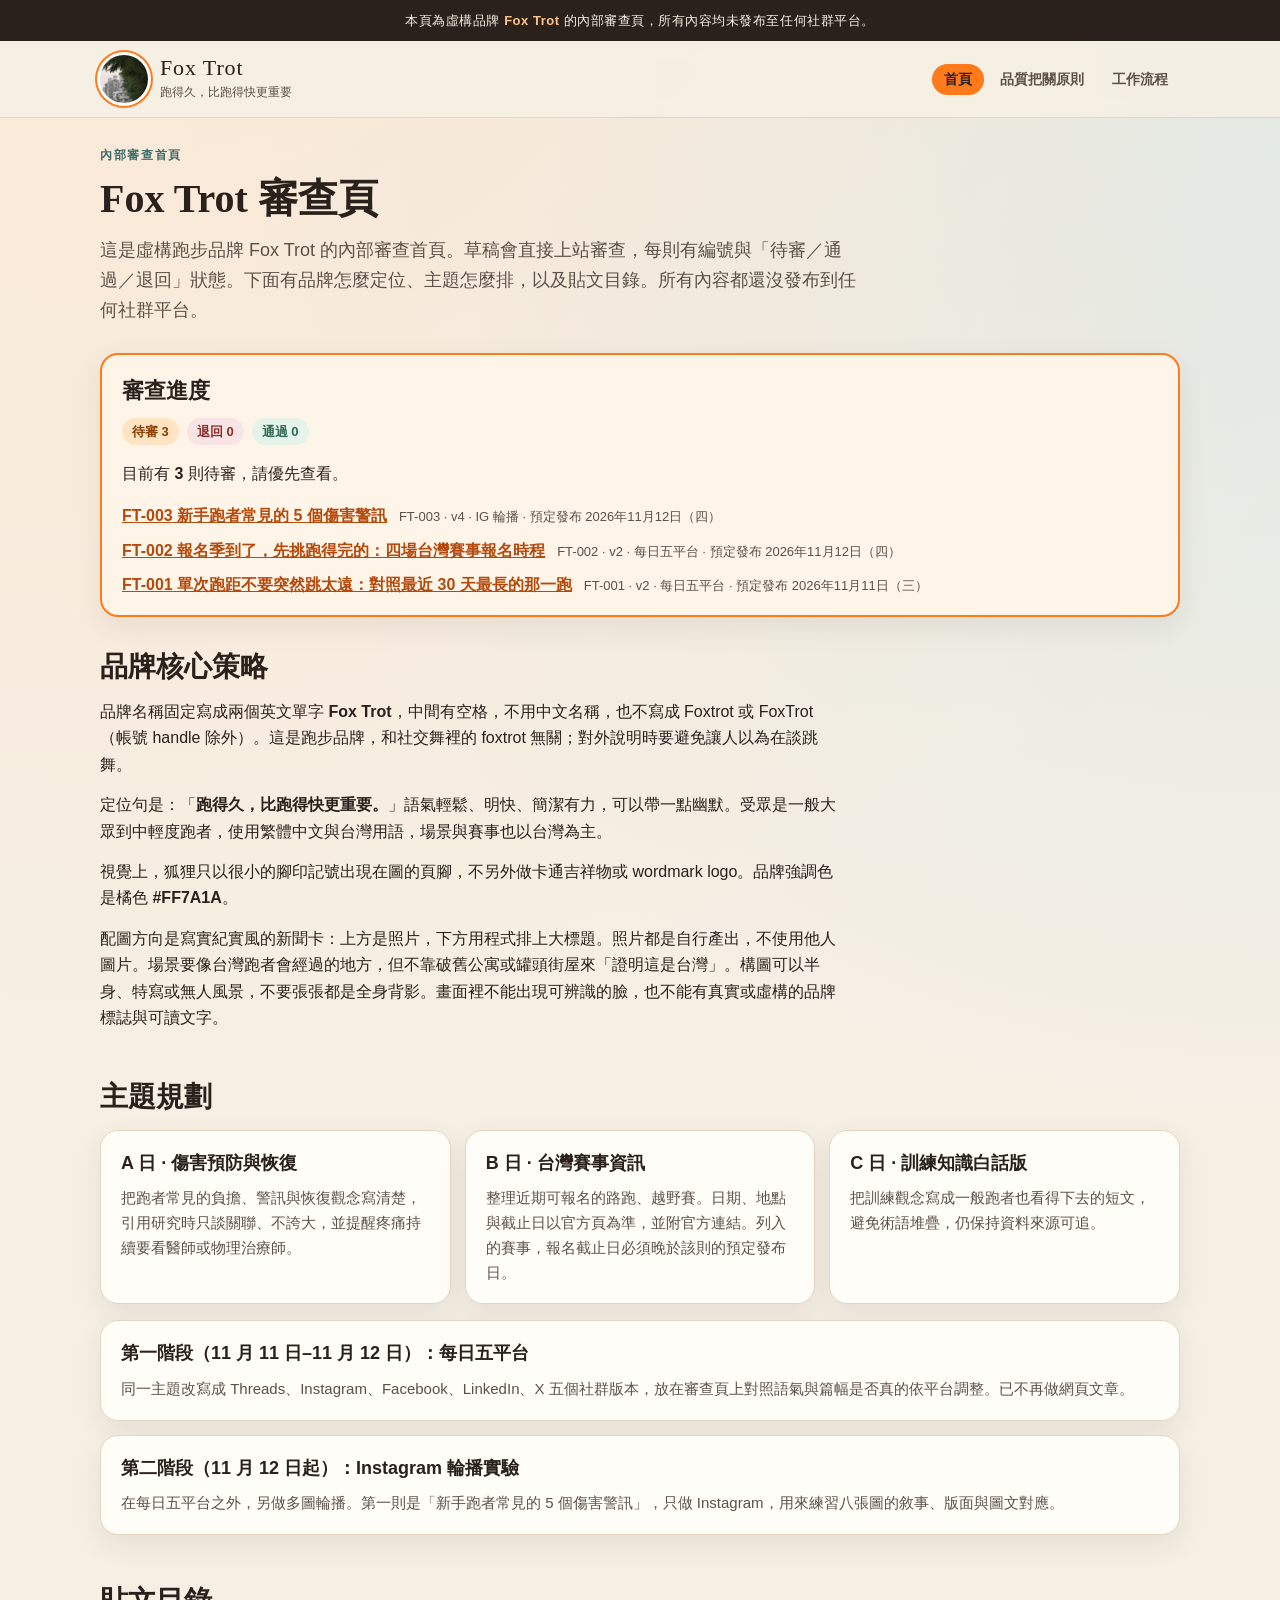
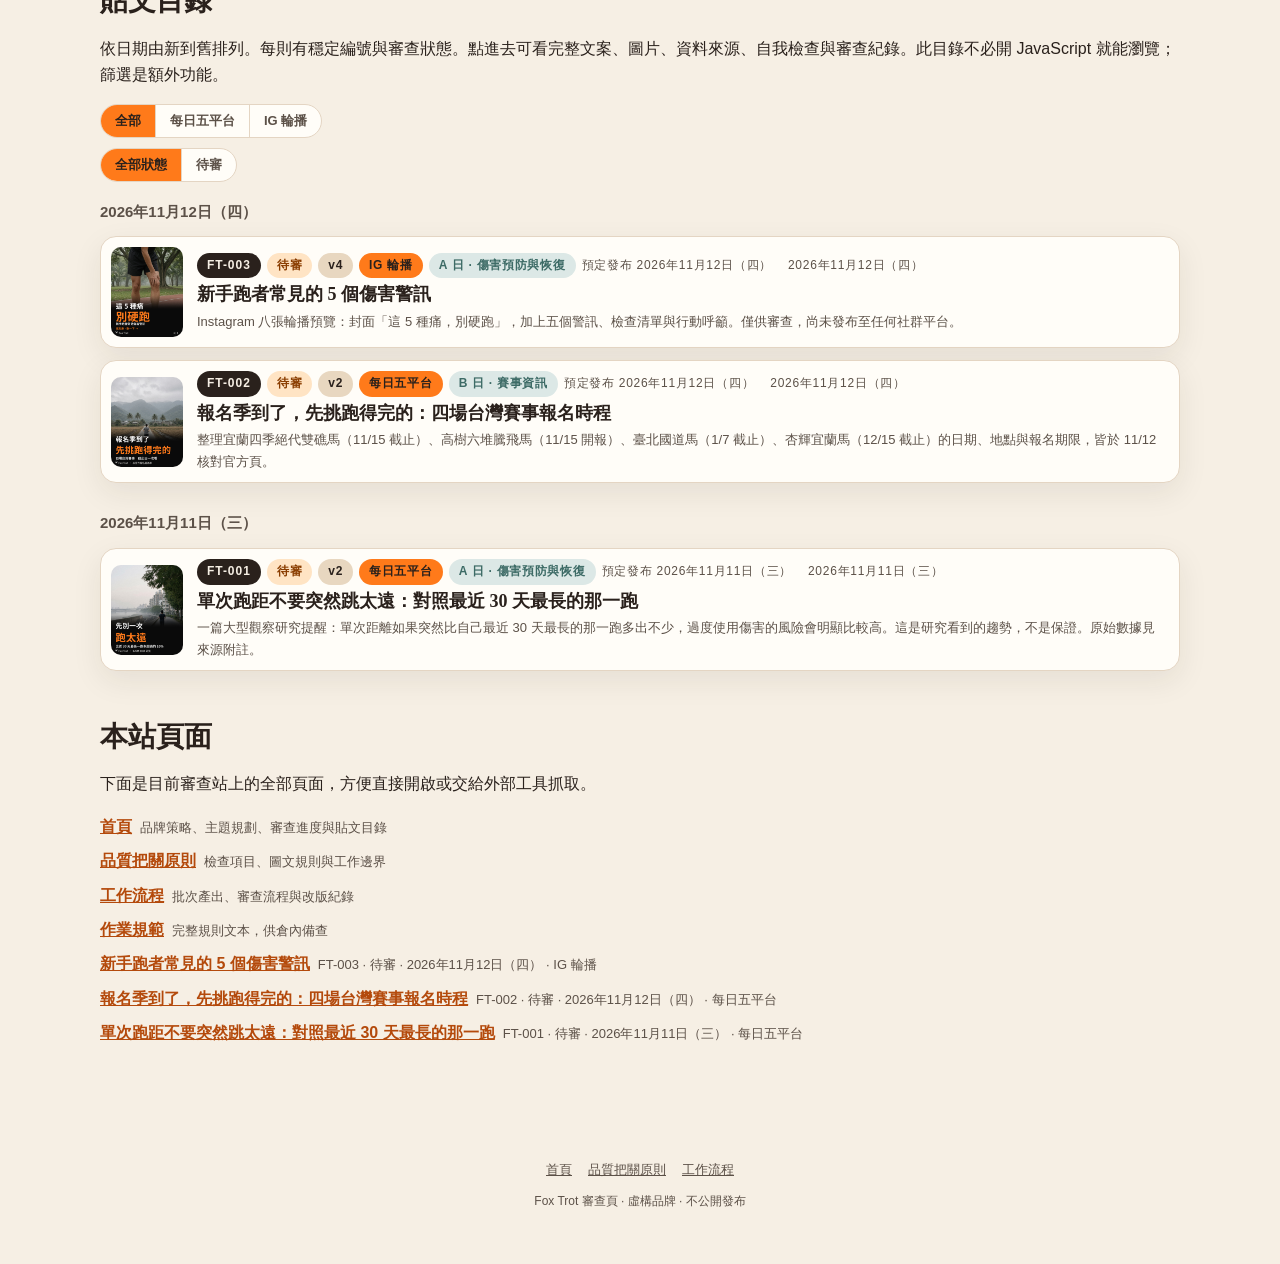
<file: index.html>
<!DOCTYPE html>
<html lang="zh-Hant">
<head>
  <meta charset="utf-8">
  <meta name="viewport" content="width=device-width, initial-scale=1">
  <meta name="robots" content="noindex">
  <meta name="description" content="Fox Trot 虛構品牌社群內容審查頁。品牌策略、審查進度、主題規劃與貼文目錄。所有內容均未發布至任何社群平台。">
  <title>Fox Trot 審查頁</title>
  <link rel="icon" href="images/2026-11-11/avatar.jpg" type="image/jpeg">
  <link rel="stylesheet" href="css/style.css?v=20261112d">
  
</head>
<body class="page-home">
  <!-- Generated by scripts/build_review_site.py; do not edit by hand. ASSET_VERSION=20261112d -->
  <div class="site-banner" role="note">
    本頁為虛構品牌 <strong>Fox Trot</strong> 的內部審查頁，所有內容均未發布至任何社群平台。
  </div>
  <header class="site-header">
    <div class="header-inner">
      <a class="brand" href="index.html">
        <img class="brand-mark" src="images/2026-11-11/avatar.jpg" alt="">
        <div class="brand-text">
          <p class="brand-name">Fox Trot</p>
          <p class="brand-tag">跑得久，比跑得快更重要</p>
        </div>
      </a>
      <nav class="site-nav" aria-label="主要"><a href="index.html" aria-current="page">首頁</a><a href="quality.html">品質把關原則</a><a href="workflow.html">工作流程</a></nav>
    </div>
  </header>
  <main class="site-main">
<p class="page-kicker">內部審查首頁</p>
<h1 class="page-title">Fox Trot 審查頁</h1>
<p class="lead">這是虛構跑步品牌 Fox Trot 的內部審查首頁。草稿會直接上站審查，每則有編號與「待審／通過／退回」狀態。下面有品牌怎麼定位、主題怎麼排，以及貼文目錄。所有內容都還沒發布到任何社群平台。</p>

<section class="pending-summary" id="pending">
<h2>審查進度</h2>
<p class="status-counts"><span class="status-count badge-status-pending">待審 3</span><span class="status-count badge-status-returned">退回 0</span><span class="status-count badge-status-approved">通過 0</span></p>
<p>目前有 <strong>3</strong> 則待審，請優先查看。</p><ul class="pending-list"><li><a href="posts/2026-11-12-ig-carousel.html"><strong>FT-003</strong> 新手跑者常見的 5 個傷害警訊</a><span>FT-003 · v4 · IG 輪播 · 預定發布 2026年11月12日（四）</span></li><li><a href="posts/2026-11-12-daily.html"><strong>FT-002</strong> 報名季到了，先挑跑得完的：四場台灣賽事報名時程</a><span>FT-002 · v2 · 每日五平台 · 預定發布 2026年11月12日（四）</span></li><li><a href="posts/2026-11-11-daily.html"><strong>FT-001</strong> 單次跑距不要突然跳太遠：對照最近 30 天最長的那一跑</a><span>FT-001 · v2 · 每日五平台 · 預定發布 2026年11月11日（三）</span></li></ul>
</section>


<section class="section-block" id="strategy">
  <h2>品牌核心策略</h2>
  <div class="prose">
    <p>品牌名稱固定寫成兩個英文單字 <strong>Fox Trot</strong>，中間有空格，不用中文名稱，也不寫成 Foxtrot 或 FoxTrot（帳號 handle 除外）。這是跑步品牌，和社交舞裡的 foxtrot 無關；對外說明時要避免讓人以為在談跳舞。</p>
    <p>定位句是：「<strong>跑得久，比跑得快更重要。</strong>」語氣輕鬆、明快、簡潔有力，可以帶一點幽默。受眾是一般大眾到中輕度跑者，使用繁體中文與台灣用語，場景與賽事也以台灣為主。</p>
    <p>視覺上，狐狸只以很小的腳印記號出現在圖的頁腳，不另外做卡通吉祥物或 wordmark logo。品牌強調色是橘色 <strong>#FF7A1A</strong>。</p>
    <p>配圖方向是寫實紀實風的新聞卡：上方是照片，下方用程式排上大標題。照片都是自行產出，不使用他人圖片。場景要像台灣跑者會經過的地方，但不靠破舊公寓或罐頭街屋來「證明這是台灣」。構圖可以半身、特寫或無人風景，不要張張都是全身背影。畫面裡不能出現可辨識的臉，也不能有真實或虛構的品牌標誌與可讀文字。</p>
  </div>
</section>

<section class="section-block" id="planning">
  <h2>主題規劃</h2>
  <div class="cycle-grid">
    <article class="cycle-card">
      <h3>A 日 · 傷害預防與恢復</h3>
      <p>把跑者常見的負擔、警訊與恢復觀念寫清楚，引用研究時只談關聯、不誇大，並提醒疼痛持續要看醫師或物理治療師。</p>
    </article>
    <article class="cycle-card">
      <h3>B 日 · 台灣賽事資訊</h3>
      <p>整理近期可報名的路跑、越野賽。日期、地點與截止日以官方頁為準，並附官方連結。列入的賽事，報名截止日必須晚於該則的預定發布日。</p>
    </article>
    <article class="cycle-card">
      <h3>C 日 · 訓練知識白話版</h3>
      <p>把訓練觀念寫成一般跑者也看得下去的短文，避免術語堆疊，仍保持資料來源可追。</p>
    </article>
  </div>
  <div class="phase-list" style="margin-top:16px">
    <article class="phase-card">
      <h3>第一階段（11 月 11 日–11 月 12 日）：每日五平台</h3>
      <p>同一主題改寫成 Threads、Instagram、Facebook、LinkedIn、X 五個社群版本，放在審查頁上對照語氣與篇幅是否真的依平台調整。已不再做網頁文章。</p>
    </article>
    <article class="phase-card">
      <h3>第二階段（11 月 12 日起）：Instagram 輪播實驗</h3>
      <p>在每日五平台之外，另做多圖輪播。第一則是「新手跑者常見的 5 個傷害警訊」，只做 Instagram，用來練習八張圖的敘事、版面與圖文對應。</p>
    </article>
  </div>
</section>
<section class="section-block" id="directory">
<h2>貼文目錄</h2>
<p>依日期由新到舊排列。每則有穩定編號與審查狀態。點進去可看完整文案、圖片、資料來源、自我檢查與審查紀錄。此目錄不必開 JavaScript 就能瀏覽；篩選是額外功能。</p>
<div class="directory-toolbar"><div id="type-filter" class="type-filter" role="tablist" aria-label="依版型篩選"><button type="button" class="type-tab is-active" role="tab" data-type="all" aria-selected="true">全部</button><button type="button" class="type-tab" role="tab" data-type="daily-5" aria-selected="false">每日五平台</button><button type="button" class="type-tab" role="tab" data-type="ig-carousel" aria-selected="false">IG 輪播</button></div><div id="status-filter" class="type-filter" role="tablist" aria-label="依狀態篩選"><button type="button" class="type-tab is-active" role="tab" data-status="all" aria-selected="true">全部狀態</button><button type="button" class="type-tab" role="tab" data-status="pending" aria-selected="false">待審</button></div></div>
<p class="dir-empty">這個篩選目前沒有貼文。</p>
<section class="dir-group" data-date="2026-11-12"><h3 class="dir-group-title">2026年11月12日（四）</h3><div class="dir-list"><article class="dir-item" data-type="ig-carousel" data-status="pending" data-date="2026-11-12" data-slug="2026-11-12-ig-carousel"><a href="posts/2026-11-12-ig-carousel.html"><img class="dir-thumb" src="images/carousel-01/slide-01.jpg" alt="公園紅色跑道上，一名跑者停下，半身特寫、臉不在畫面裡，一手按在膝蓋前側；圖上大標「這 5 種痛，別硬跑」，並提示往左滑。"><div><p class="dir-meta"><span class="badge badge-id">FT-003</span><span class="badge badge-status badge-status-pending">待審</span><span class="badge badge-version">v4</span><span class="badge badge-type">IG 輪播</span><span class="badge">A 日 · 傷害預防與恢復</span><span class="badge badge-plan">預定發布 2026年11月12日（四）</span><span class="badge badge-date">2026年11月12日（四）</span></p><h3>新手跑者常見的 5 個傷害警訊</h3><p class="dir-summary">Instagram 八張輪播預覽：封面「這 5 種痛，別硬跑」，加上五個警訊、檢查清單與行動呼籲。僅供審查，尚未發布至任何社群平台。</p></div></a></article><article class="dir-item" data-type="daily-5" data-status="pending" data-date="2026-11-12" data-slug="2026-11-12-daily"><a href="posts/2026-11-12-daily.html"><img class="dir-thumb" src="images/2026-11-12/ig-4x5.jpg" alt="11 月宜蘭休耕期的農路，兩側是收割後的褐色稻株與泥濘田面，沒有剛插的綠秧；一名綁馬尾的休閒跑者背對鏡頭在遠處慢跑，遠方是霧中山脈、檳榔樹與農舍；圖上標題為「報名季到了，先挑跑得完的」。"><div><p class="dir-meta"><span class="badge badge-id">FT-002</span><span class="badge badge-status badge-status-pending">待審</span><span class="badge badge-version">v2</span><span class="badge badge-type">每日五平台</span><span class="badge">B 日 · 賽事資訊</span><span class="badge badge-plan">預定發布 2026年11月12日（四）</span><span class="badge badge-date">2026年11月12日（四）</span></p><h3>報名季到了，先挑跑得完的：四場台灣賽事報名時程</h3><p class="dir-summary">整理宜蘭四季絕代雙礁馬（11/15 截止）、高樹六堆騰飛馬（11/15 開報）、臺北國道馬（1/7 截止）、杏輝宜蘭馬（12/15 截止）的日期、地點與報名期限，皆於 11/12 核對官方頁。</p></div></a></article></div></section><section class="dir-group" data-date="2026-11-11"><h3 class="dir-group-title">2026年11月11日（三）</h3><div class="dir-list"><article class="dir-item" data-type="daily-5" data-status="pending" data-date="2026-11-11" data-slug="2026-11-11-daily"><a href="posts/2026-11-11-daily.html"><img class="dir-thumb" src="images/2026-11-11/ig-4x5.jpg" alt="清晨台北河堤步道，一名休閒跑者背對鏡頭慢跑，遠方是公寓、水塔與高架橋；圖上標題為「先別一次跑太遠」"><div><p class="dir-meta"><span class="badge badge-id">FT-001</span><span class="badge badge-status badge-status-pending">待審</span><span class="badge badge-version">v2</span><span class="badge badge-type">每日五平台</span><span class="badge">A 日 · 傷害預防與恢復</span><span class="badge badge-plan">預定發布 2026年11月11日（三）</span><span class="badge badge-date">2026年11月11日（三）</span></p><h3>單次跑距不要突然跳太遠：對照最近 30 天最長的那一跑</h3><p class="dir-summary">一篇大型觀察研究提醒：單次距離如果突然比自己最近 30 天最長的那一跑多出不少，過度使用傷害的風險會明顯比較高。這是研究看到的趨勢，不是保證。原始數據見來源附註。</p></div></a></article></div></section>
<script type="application/json" id="post-index">[{"date": "2026-11-12", "type": "ig-carousel", "status": "pending", "reviewId": "FT-003", "slug": "2026-11-12-ig-carousel", "href": "posts/2026-11-12-ig-carousel.html", "title": "新手跑者常見的 5 個傷害警訊"}, {"date": "2026-11-12", "type": "daily-5", "status": "pending", "reviewId": "FT-002", "slug": "2026-11-12-daily", "href": "posts/2026-11-12-daily.html", "title": "報名季到了，先挑跑得完的：四場台灣賽事報名時程"}, {"date": "2026-11-11", "type": "daily-5", "status": "pending", "reviewId": "FT-001", "slug": "2026-11-11-daily", "href": "posts/2026-11-11-daily.html", "title": "單次跑距不要突然跳太遠：對照最近 30 天最長的那一跑"}]</script>
</section>
<section class="section-block" id="sitemap">
<h2>本站頁面</h2>
<p>下面是目前審查站上的全部頁面，方便直接開啟或交給外部工具抓取。</p>
<ul class="sitemap-list"><li><a href="index.html">首頁</a><span>品牌策略、主題規劃、審查進度與貼文目錄</span></li><li><a href="quality.html">品質把關原則</a><span>檢查項目、圖文規則與工作邊界</span></li><li><a href="workflow.html">工作流程</a><span>批次產出、審查流程與改版紀錄</span></li><li><a href="docs/作業規範.md">作業規範</a><span>完整規則文本，供倉內備查</span></li><li><a href="posts/2026-11-12-ig-carousel.html">新手跑者常見的 5 個傷害警訊</a><span>FT-003 · 待審 · 2026年11月12日（四） · IG 輪播</span></li><li><a href="posts/2026-11-12-daily.html">報名季到了，先挑跑得完的：四場台灣賽事報名時程</a><span>FT-002 · 待審 · 2026年11月12日（四） · 每日五平台</span></li><li><a href="posts/2026-11-11-daily.html">單次跑距不要突然跳太遠：對照最近 30 天最長的那一跑</a><span>FT-001 · 待審 · 2026年11月11日（三） · 每日五平台</span></li></ul>
</section>
  </main>
  <footer class="site-footer">
    <p class="site-footer-nav"><a href="index.html">首頁</a><a href="quality.html">品質把關原則</a><a href="workflow.html">工作流程</a></p>
    <p>Fox Trot 審查頁 · 虛構品牌 · 不公開發布</p>
  </footer>
  <div id="toast" class="toast" hidden role="status"></div>
  <div id="copy-modal" class="modal" hidden>
    <div class="modal-card" role="dialog" aria-labelledby="copy-modal-title">
      <h2 id="copy-modal-title">請手動複製</h2>
      <p>瀏覽器無法自動複製時，請直接選取下方文字。</p>
      <textarea id="copy-modal-text" readonly></textarea>
      <div class="modal-actions">
        <button type="button" id="copy-modal-select" class="btn btn-primary">選取全部</button>
        <button type="button" id="copy-modal-close" class="btn">關閉</button>
      </div>
    </div>
  </div>
  <script src="js/site.js?v=20261112d"></script>
</body>
</html>
</file>
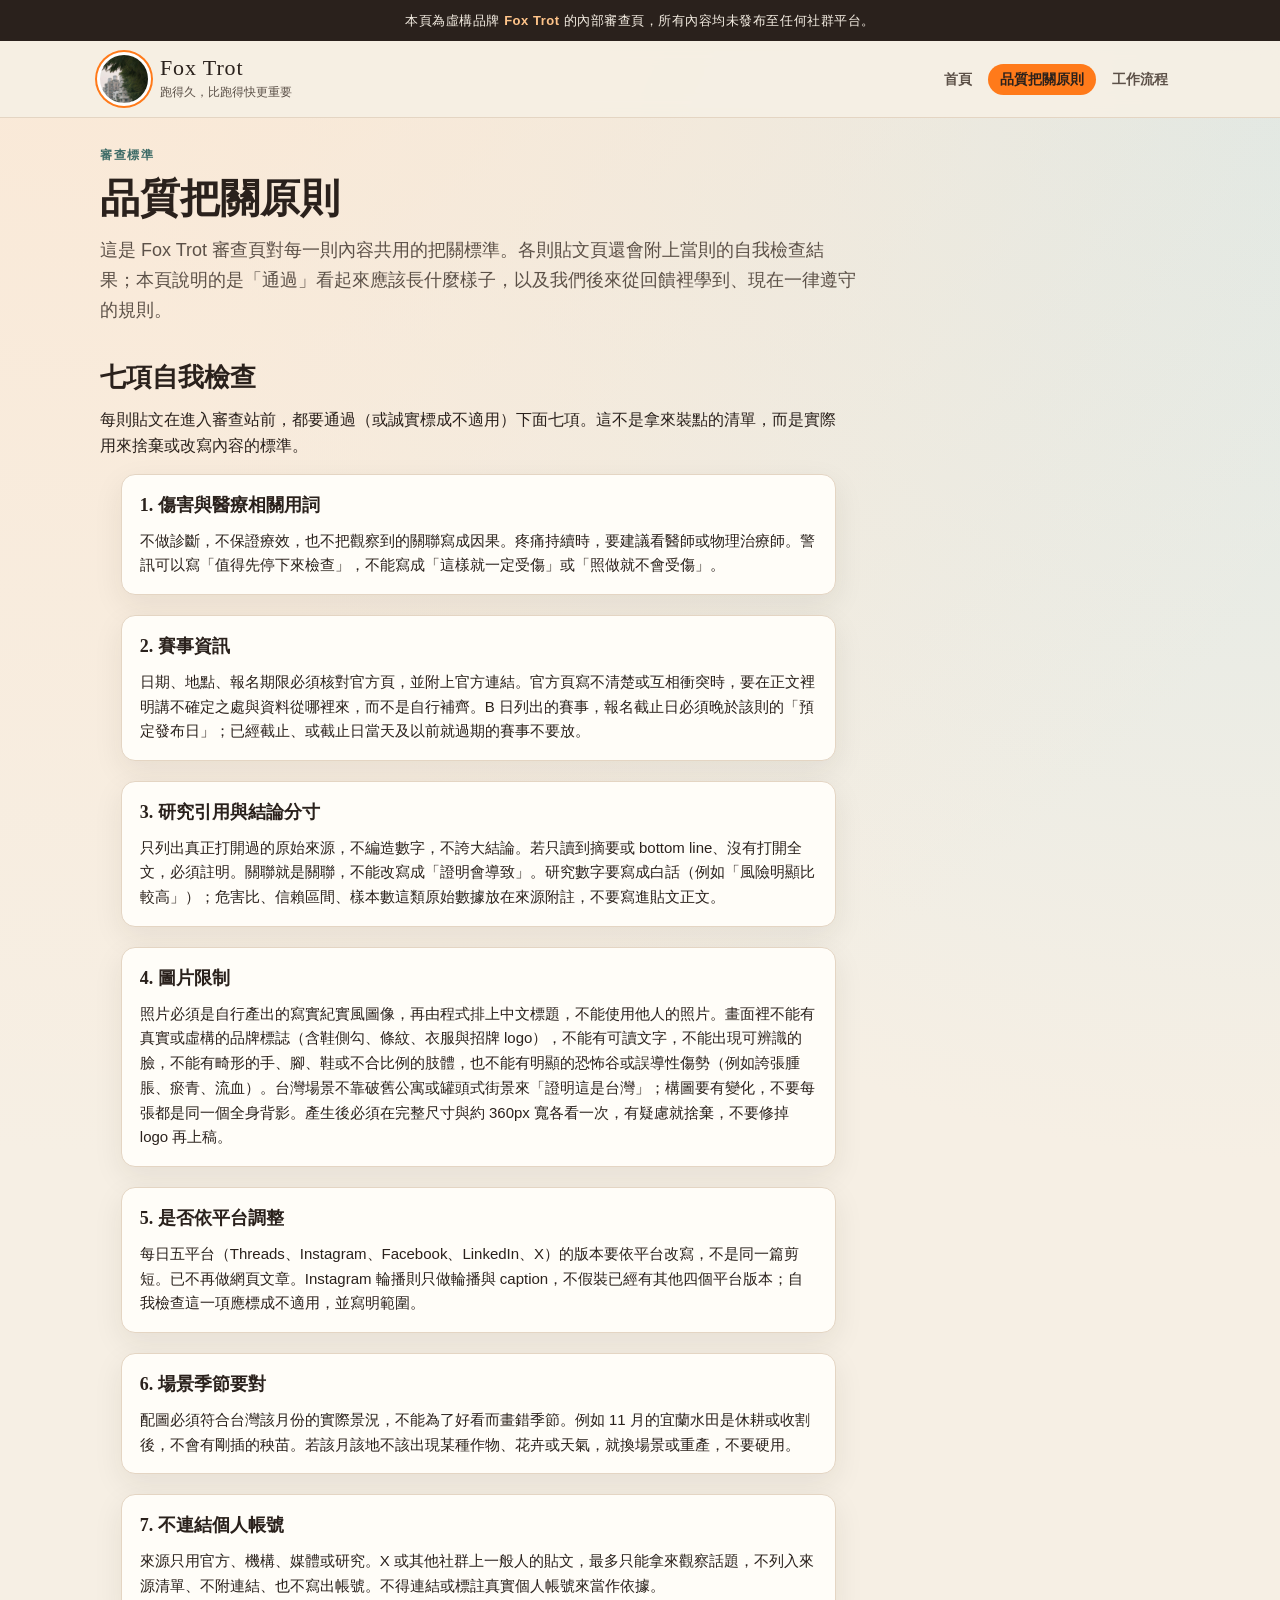
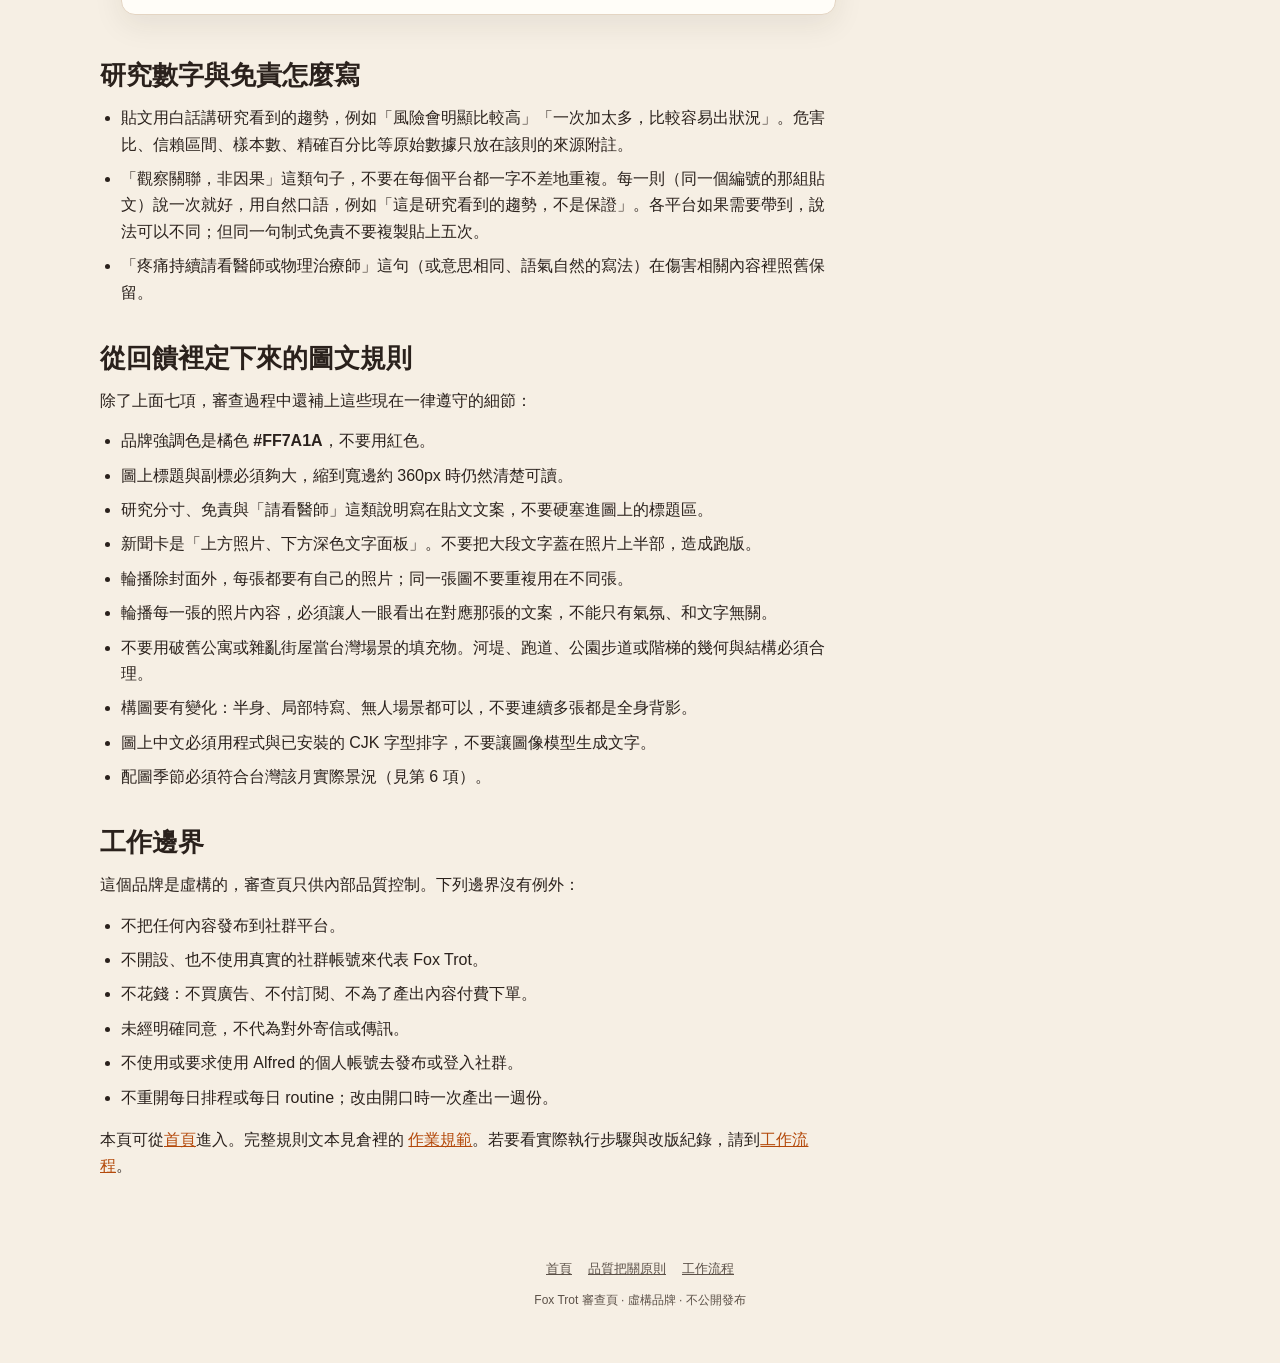
<file: quality.html>
<!DOCTYPE html>
<html lang="zh-Hant">
<head>
  <meta charset="utf-8">
  <meta name="viewport" content="width=device-width, initial-scale=1">
  <meta name="robots" content="noindex">
  <meta name="description" content="Fox Trot 審查頁的品質把關原則：醫療用詞、賽事核對、研究分寸、圖片限制、平台改寫，以及工作邊界。">
  <title>品質把關原則 · Fox Trot 審查頁</title>
  <link rel="icon" href="images/2026-11-11/avatar.jpg" type="image/jpeg">
  <link rel="stylesheet" href="css/style.css?v=20261112d">
  
</head>
<body class="page-quality">
  <!-- Generated by scripts/build_review_site.py; do not edit by hand. ASSET_VERSION=20261112d -->
  <div class="site-banner" role="note">
    本頁為虛構品牌 <strong>Fox Trot</strong> 的內部審查頁，所有內容均未發布至任何社群平台。
  </div>
  <header class="site-header">
    <div class="header-inner">
      <a class="brand" href="index.html">
        <img class="brand-mark" src="images/2026-11-11/avatar.jpg" alt="">
        <div class="brand-text">
          <p class="brand-name">Fox Trot</p>
          <p class="brand-tag">跑得久，比跑得快更重要</p>
        </div>
      </a>
      <nav class="site-nav" aria-label="主要"><a href="index.html">首頁</a><a href="quality.html" aria-current="page">品質把關原則</a><a href="workflow.html">工作流程</a></nav>
    </div>
  </header>
  <main class="site-main">
<p class="page-kicker">審查標準</p>
<h1 class="page-title">品質把關原則</h1>
<p class="lead">這是 Fox Trot 審查頁對每一則內容共用的把關標準。各則貼文頁還會附上當則的自我檢查結果；本頁說明的是「通過」看起來應該長什麼樣子，以及我們後來從回饋裡學到、現在一律遵守的規則。</p>

<div class="prose">
  <h2>七項自我檢查</h2>
  <p>每則貼文在進入審查站前，都要通過（或誠實標成不適用）下面七項。這不是拿來裝點的清單，而是實際用來捨棄或改寫內容的標準。</p>

  <ol class="rule-list">
    <li>
      <h3>1. 傷害與醫療相關用詞</h3>
      <p>不做診斷，不保證療效，也不把觀察到的關聯寫成因果。疼痛持續時，要建議看醫師或物理治療師。警訊可以寫「值得先停下來檢查」，不能寫成「這樣就一定受傷」或「照做就不會受傷」。</p>
    </li>
    <li>
      <h3>2. 賽事資訊</h3>
      <p>日期、地點、報名期限必須核對官方頁，並附上官方連結。官方頁寫不清楚或互相衝突時，要在正文裡明講不確定之處與資料從哪裡來，而不是自行補齊。B 日列出的賽事，報名截止日必須晚於該則的「預定發布日」；已經截止、或截止日當天及以前就過期的賽事不要放。</p>
    </li>
    <li>
      <h3>3. 研究引用與結論分寸</h3>
      <p>只列出真正打開過的原始來源，不編造數字，不誇大結論。若只讀到摘要或 bottom line、沒有打開全文，必須註明。關聯就是關聯，不能改寫成「證明會導致」。研究數字要寫成白話（例如「風險明顯比較高」）；危害比、信賴區間、樣本數這類原始數據放在來源附註，不要寫進貼文正文。</p>
    </li>
    <li>
      <h3>4. 圖片限制</h3>
      <p>照片必須是自行產出的寫實紀實風圖像，再由程式排上中文標題，不能使用他人的照片。畫面裡不能有真實或虛構的品牌標誌（含鞋側勾、條紋、衣服與招牌 logo），不能有可讀文字，不能出現可辨識的臉，不能有畸形的手、腳、鞋或不合比例的肢體，也不能有明顯的恐怖谷或誤導性傷勢（例如誇張腫脹、瘀青、流血）。台灣場景不靠破舊公寓或罐頭式街景來「證明這是台灣」；構圖要有變化，不要每張都是同一個全身背影。產生後必須在完整尺寸與約 360px 寬各看一次，有疑慮就捨棄，不要修掉 logo 再上稿。</p>
    </li>
    <li>
      <h3>5. 是否依平台調整</h3>
      <p>每日五平台（Threads、Instagram、Facebook、LinkedIn、X）的版本要依平台改寫，不是同一篇剪短。已不再做網頁文章。Instagram 輪播則只做輪播與 caption，不假裝已經有其他四個平台版本；自我檢查這一項應標成不適用，並寫明範圍。</p>
    </li>
    <li>
      <h3>6. 場景季節要對</h3>
      <p>配圖必須符合台灣該月份的實際景況，不能為了好看而畫錯季節。例如 11 月的宜蘭水田是休耕或收割後，不會有剛插的秧苗。若該月該地不該出現某種作物、花卉或天氣，就換場景或重產，不要硬用。</p>
    </li>
    <li>
      <h3>7. 不連結個人帳號</h3>
      <p>來源只用官方、機構、媒體或研究。X 或其他社群上一般人的貼文，最多只能拿來觀察話題，不列入來源清單、不附連結、也不寫出帳號。不得連結或標註真實個人帳號來當作依據。</p>
    </li>
  </ol>

  <h2>研究數字與免責怎麼寫</h2>
  <ul>
    <li>貼文用白話講研究看到的趨勢，例如「風險會明顯比較高」「一次加太多，比較容易出狀況」。危害比、信賴區間、樣本數、精確百分比等原始數據只放在該則的來源附註。</li>
    <li>「觀察關聯，非因果」這類句子，不要在每個平台都一字不差地重複。每一則（同一個編號的那組貼文）說一次就好，用自然口語，例如「這是研究看到的趨勢，不是保證」。各平台如果需要帶到，說法可以不同；但同一句制式免責不要複製貼上五次。</li>
    <li>「疼痛持續請看醫師或物理治療師」這句（或意思相同、語氣自然的寫法）在傷害相關內容裡照舊保留。</li>
  </ul>

  <h2>從回饋裡定下來的圖文規則</h2>
  <p>除了上面七項，審查過程中還補上這些現在一律遵守的細節：</p>
  <ul>
    <li>品牌強調色是橘色 <strong>#FF7A1A</strong>，不要用紅色。</li>
    <li>圖上標題與副標必須夠大，縮到寬邊約 360px 時仍然清楚可讀。</li>
    <li>研究分寸、免責與「請看醫師」這類說明寫在貼文文案，不要硬塞進圖上的標題區。</li>
    <li>新聞卡是「上方照片、下方深色文字面板」。不要把大段文字蓋在照片上半部，造成跑版。</li>
    <li>輪播除封面外，每張都要有自己的照片；同一張圖不要重複用在不同張。</li>
    <li>輪播每一張的照片內容，必須讓人一眼看出在對應那張的文案，不能只有氣氛、和文字無關。</li>
    <li>不要用破舊公寓或雜亂街屋當台灣場景的填充物。河堤、跑道、公園步道或階梯的幾何與結構必須合理。</li>
    <li>構圖要有變化：半身、局部特寫、無人場景都可以，不要連續多張都是全身背影。</li>
    <li>圖上中文必須用程式與已安裝的 CJK 字型排字，不要讓圖像模型生成文字。</li>
    <li>配圖季節必須符合台灣該月實際景況（見第 6 項）。</li>
  </ul>

  <h2>工作邊界</h2>
  <p>這個品牌是虛構的，審查頁只供內部品質控制。下列邊界沒有例外：</p>
  <ul>
    <li>不把任何內容發布到社群平台。</li>
    <li>不開設、也不使用真實的社群帳號來代表 Fox Trot。</li>
    <li>不花錢：不買廣告、不付訂閱、不為了產出內容付費下單。</li>
    <li>未經明確同意，不代為對外寄信或傳訊。</li>
    <li>不使用或要求使用 Alfred 的個人帳號去發布或登入社群。</li>
    <li>不重開每日排程或每日 routine；改由開口時一次產出一週份。</li>
  </ul>
  <p>本頁可從<a href="index.html">首頁</a>進入。完整規則文本見倉裡的 <a href="docs/作業規範.md">作業規範</a>。若要看實際執行步驟與改版紀錄，請到<a href="workflow.html">工作流程</a>。</p>
</div>
  </main>
  <footer class="site-footer">
    <p class="site-footer-nav"><a href="index.html">首頁</a><a href="quality.html">品質把關原則</a><a href="workflow.html">工作流程</a></p>
    <p>Fox Trot 審查頁 · 虛構品牌 · 不公開發布</p>
  </footer>
  <div id="toast" class="toast" hidden role="status"></div>
  <div id="copy-modal" class="modal" hidden>
    <div class="modal-card" role="dialog" aria-labelledby="copy-modal-title">
      <h2 id="copy-modal-title">請手動複製</h2>
      <p>瀏覽器無法自動複製時，請直接選取下方文字。</p>
      <textarea id="copy-modal-text" readonly></textarea>
      <div class="modal-actions">
        <button type="button" id="copy-modal-select" class="btn btn-primary">選取全部</button>
        <button type="button" id="copy-modal-close" class="btn">關閉</button>
      </div>
    </div>
  </div>
  <script src="js/site.js?v=20261112d"></script>
</body>
</html>
</file>
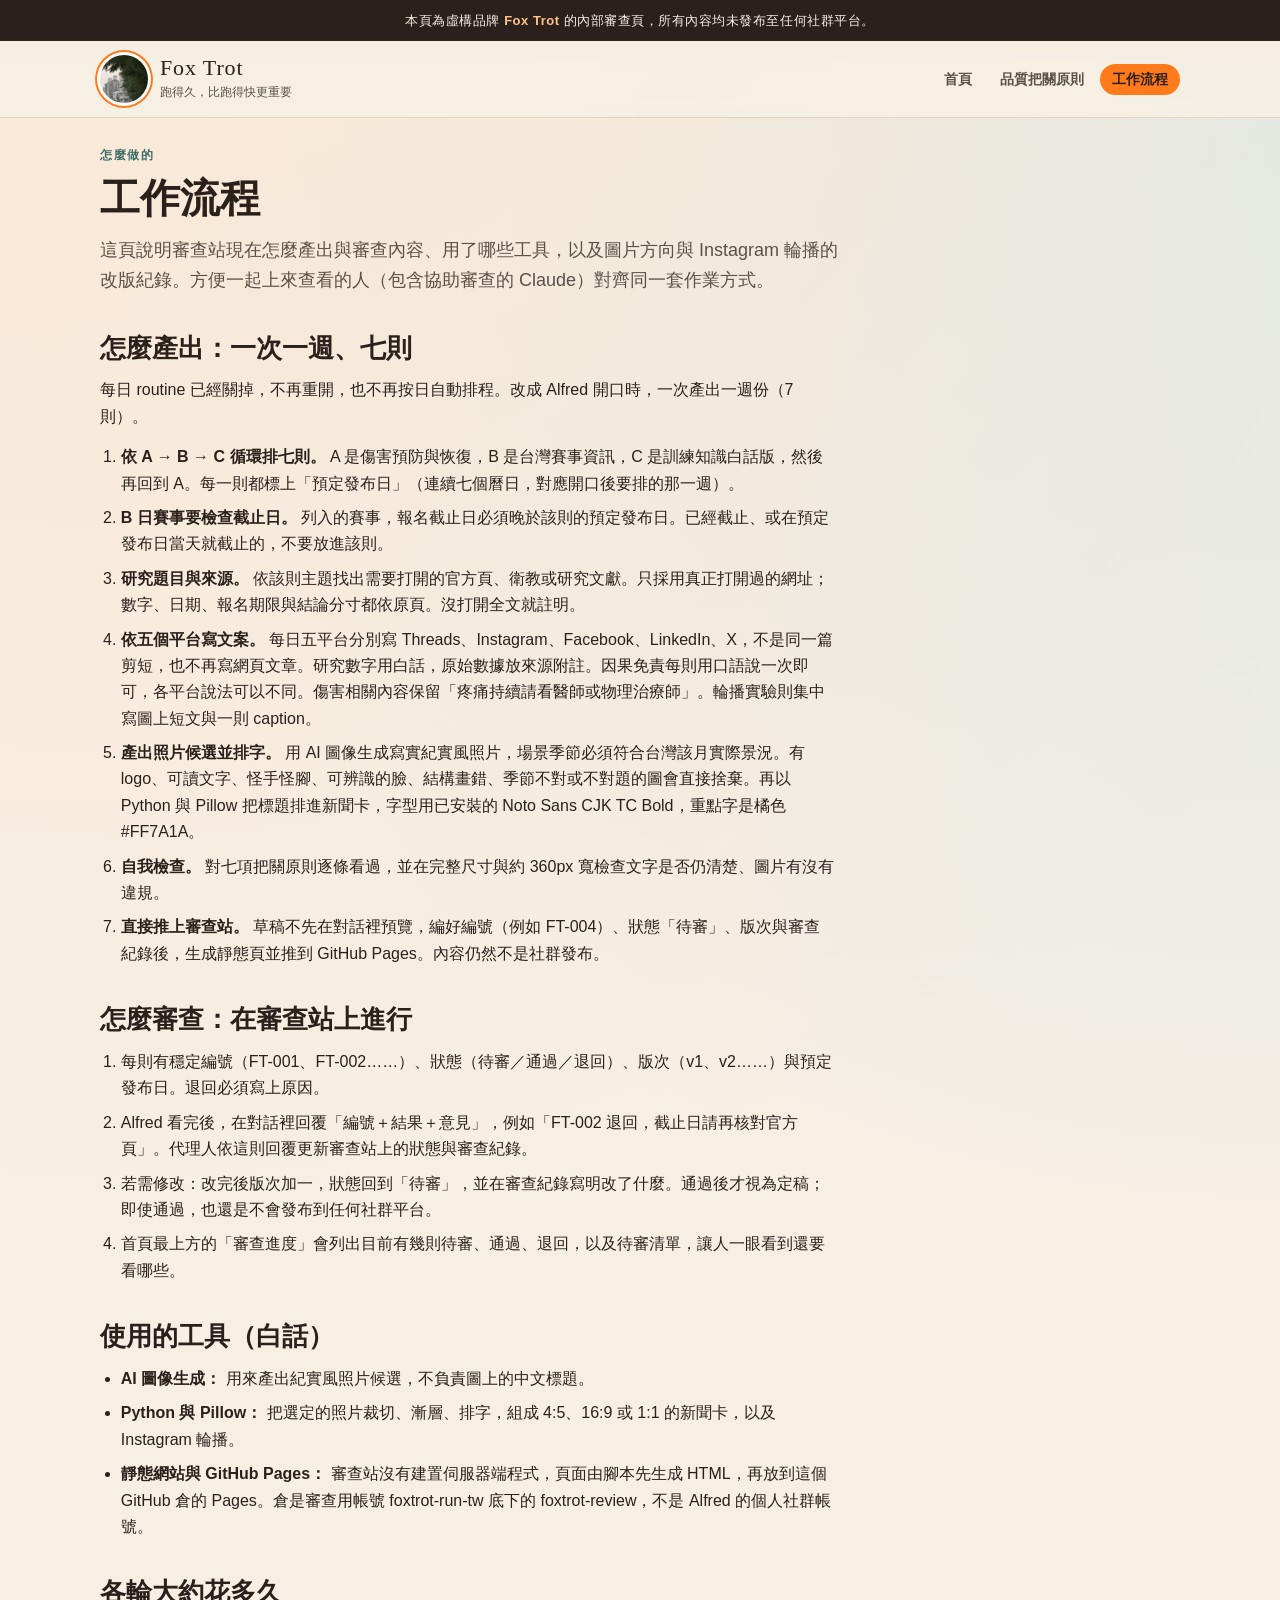
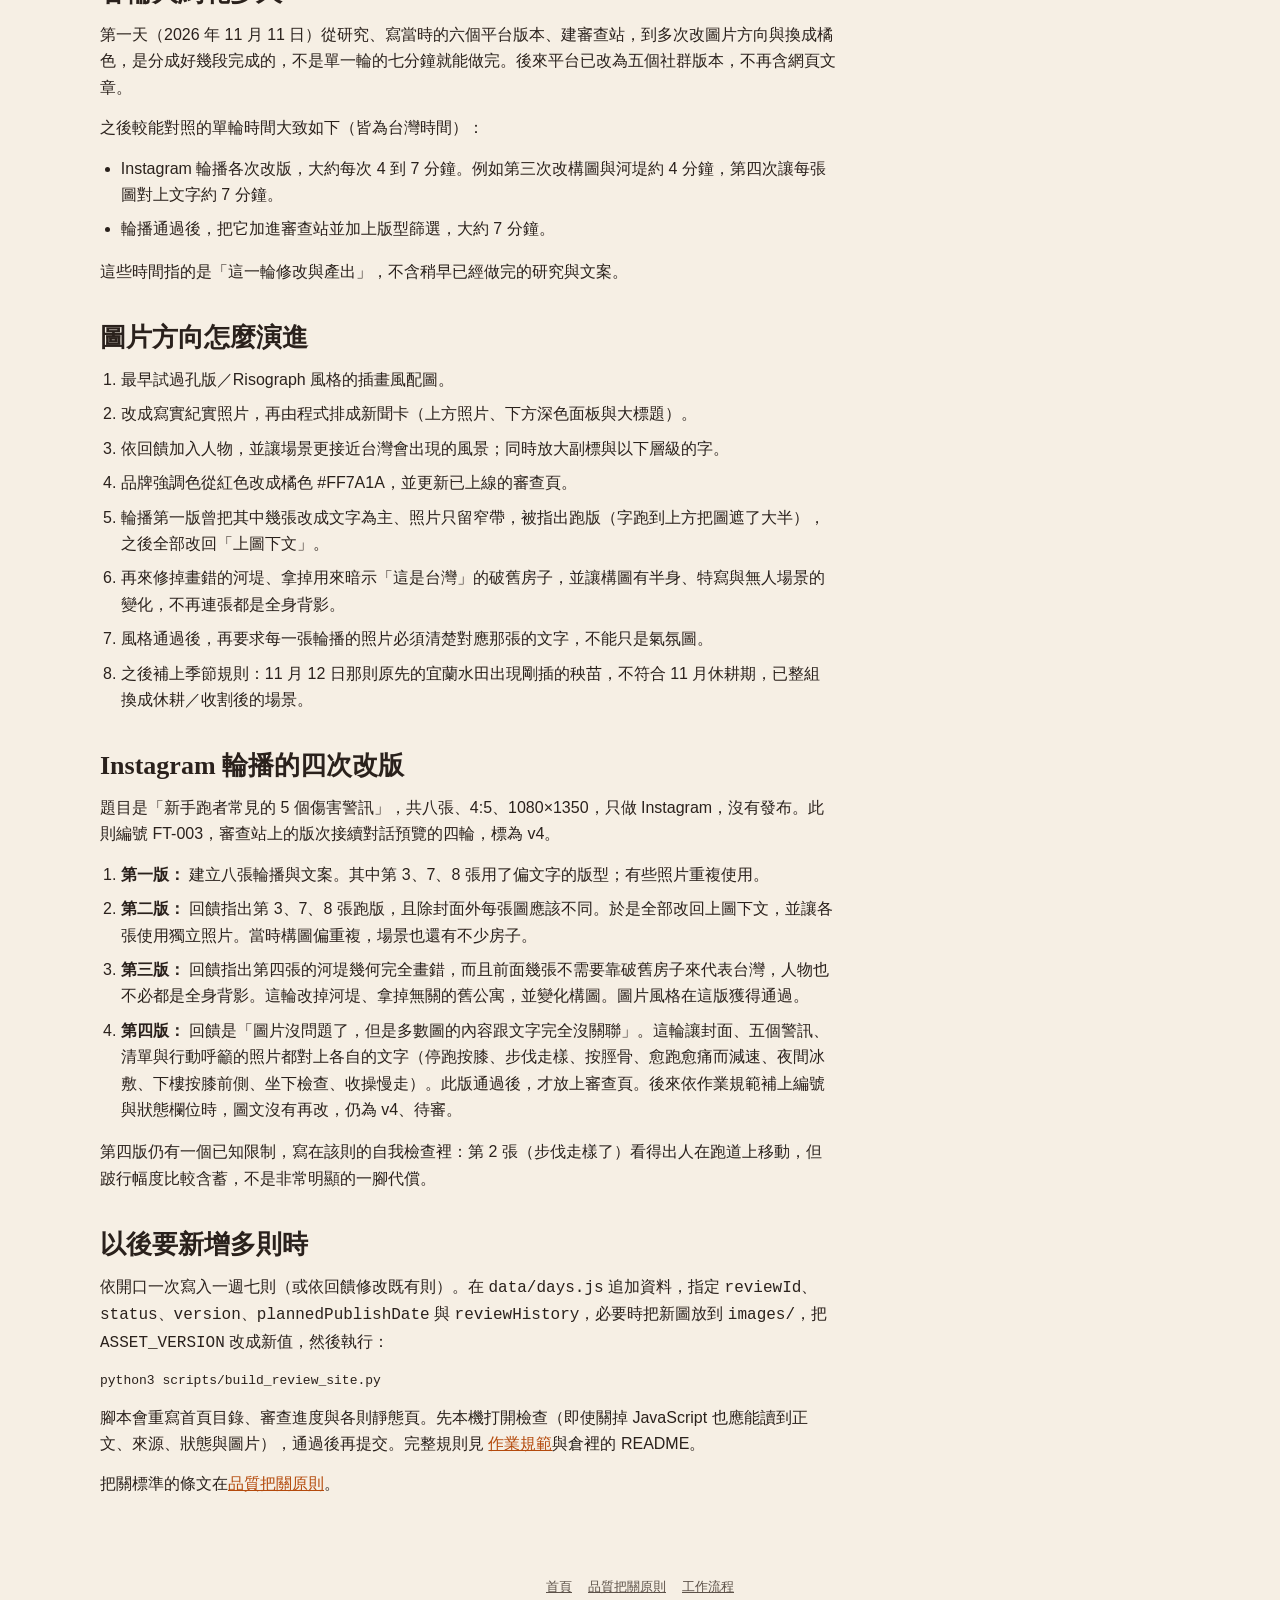
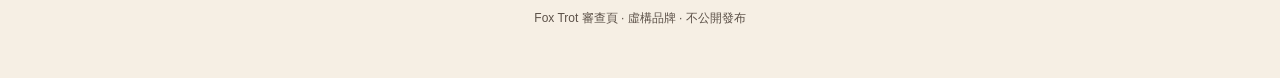
<file: workflow.html>
<!DOCTYPE html>
<html lang="zh-Hant">
<head>
  <meta charset="utf-8">
  <meta name="viewport" content="width=device-width, initial-scale=1">
  <meta name="robots" content="noindex">
  <meta name="description" content="Fox Trot 審查頁的工作流程：研究、核對來源、寫文案、產圖、排字、自我檢查、預覽修改與上架審查站。">
  <title>工作流程 · Fox Trot 審查頁</title>
  <link rel="icon" href="images/2026-11-11/avatar.jpg" type="image/jpeg">
  <link rel="stylesheet" href="css/style.css?v=20261112d">
  
</head>
<body class="page-workflow">
  <!-- Generated by scripts/build_review_site.py; do not edit by hand. ASSET_VERSION=20261112d -->
  <div class="site-banner" role="note">
    本頁為虛構品牌 <strong>Fox Trot</strong> 的內部審查頁，所有內容均未發布至任何社群平台。
  </div>
  <header class="site-header">
    <div class="header-inner">
      <a class="brand" href="index.html">
        <img class="brand-mark" src="images/2026-11-11/avatar.jpg" alt="">
        <div class="brand-text">
          <p class="brand-name">Fox Trot</p>
          <p class="brand-tag">跑得久，比跑得快更重要</p>
        </div>
      </a>
      <nav class="site-nav" aria-label="主要"><a href="index.html">首頁</a><a href="quality.html">品質把關原則</a><a href="workflow.html" aria-current="page">工作流程</a></nav>
    </div>
  </header>
  <main class="site-main">
<p class="page-kicker">怎麼做的</p>
<h1 class="page-title">工作流程</h1>
<p class="lead">這頁說明審查站現在怎麼產出與審查內容、用了哪些工具，以及圖片方向與 Instagram 輪播的改版紀錄。方便一起上來查看的人（包含協助審查的 Claude）對齊同一套作業方式。</p>

<div class="prose">
  <h2>怎麼產出：一次一週、七則</h2>
  <p>每日 routine 已經關掉，不再重開，也不再按日自動排程。改成 Alfred 開口時，一次產出一週份（7 則）。</p>
  <ol>
    <li><strong>依 A → B → C 循環排七則。</strong> A 是傷害預防與恢復，B 是台灣賽事資訊，C 是訓練知識白話版，然後再回到 A。每一則都標上「預定發布日」（連續七個曆日，對應開口後要排的那一週）。</li>
    <li><strong>B 日賽事要檢查截止日。</strong> 列入的賽事，報名截止日必須晚於該則的預定發布日。已經截止、或在預定發布日當天就截止的，不要放進該則。</li>
    <li><strong>研究題目與來源。</strong> 依該則主題找出需要打開的官方頁、衛教或研究文獻。只採用真正打開過的網址；數字、日期、報名期限與結論分寸都依原頁。沒打開全文就註明。</li>
    <li><strong>依五個平台寫文案。</strong> 每日五平台分別寫 Threads、Instagram、Facebook、LinkedIn、X，不是同一篇剪短，也不再寫網頁文章。研究數字用白話，原始數據放來源附註。因果免責每則用口語說一次即可，各平台說法可以不同。傷害相關內容保留「疼痛持續請看醫師或物理治療師」。輪播實驗則集中寫圖上短文與一則 caption。</li>
    <li><strong>產出照片候選並排字。</strong> 用 AI 圖像生成寫實紀實風照片，場景季節必須符合台灣該月實際景況。有 logo、可讀文字、怪手怪腳、可辨識的臉、結構畫錯、季節不對或不對題的圖會直接捨棄。再以 Python 與 Pillow 把標題排進新聞卡，字型用已安裝的 Noto Sans CJK TC Bold，重點字是橘色 #FF7A1A。</li>
    <li><strong>自我檢查。</strong> 對七項把關原則逐條看過，並在完整尺寸與約 360px 寬檢查文字是否仍清楚、圖片有沒有違規。</li>
    <li><strong>直接推上審查站。</strong> 草稿不先在對話裡預覽，編好編號（例如 FT-004）、狀態「待審」、版次與審查紀錄後，生成靜態頁並推到 GitHub Pages。內容仍然不是社群發布。</li>
  </ol>

  <h2>怎麼審查：在審查站上進行</h2>
  <ol>
    <li>每則有穩定編號（FT-001、FT-002……）、狀態（待審／通過／退回）、版次（v1、v2……）與預定發布日。退回必須寫上原因。</li>
    <li>Alfred 看完後，在對話裡回覆「編號＋結果＋意見」，例如「FT-002 退回，截止日請再核對官方頁」。代理人依這則回覆更新審查站上的狀態與審查紀錄。</li>
    <li>若需修改：改完後版次加一，狀態回到「待審」，並在審查紀錄寫明改了什麼。通過後才視為定稿；即使通過，也還是不會發布到任何社群平台。</li>
    <li>首頁最上方的「審查進度」會列出目前有幾則待審、通過、退回，以及待審清單，讓人一眼看到還要看哪些。</li>
  </ol>

  <h2>使用的工具（白話）</h2>
  <ul>
    <li><strong>AI 圖像生成：</strong> 用來產出紀實風照片候選，不負責圖上的中文標題。</li>
    <li><strong>Python 與 Pillow：</strong> 把選定的照片裁切、漸層、排字，組成 4:5、16:9 或 1:1 的新聞卡，以及 Instagram 輪播。</li>
    <li><strong>靜態網站與 GitHub Pages：</strong> 審查站沒有建置伺服器端程式，頁面由腳本先生成 HTML，再放到這個 GitHub 倉的 Pages。倉是審查用帳號 foxtrot-run-tw 底下的 foxtrot-review，不是 Alfred 的個人社群帳號。</li>
  </ul>

  <h2>各輪大約花多久</h2>
  <p>第一天（2026 年 11 月 11 日）從研究、寫當時的六個平台版本、建審查站，到多次改圖片方向與換成橘色，是分成好幾段完成的，不是單一輪的七分鐘就能做完。後來平台已改為五個社群版本，不再含網頁文章。</p>
  <p>之後較能對照的單輪時間大致如下（皆為台灣時間）：</p>
  <ul>
    <li>Instagram 輪播各次改版，大約每次 4 到 7 分鐘。例如第三次改構圖與河堤約 4 分鐘，第四次讓每張圖對上文字約 7 分鐘。</li>
    <li>輪播通過後，把它加進審查站並加上版型篩選，大約 7 分鐘。</li>
  </ul>
  <p>這些時間指的是「這一輪修改與產出」，不含稍早已經做完的研究與文案。</p>

  <h2>圖片方向怎麼演進</h2>
  <ol>
    <li>最早試過孔版／Risograph 風格的插畫風配圖。</li>
    <li>改成寫實紀實照片，再由程式排成新聞卡（上方照片、下方深色面板與大標題）。</li>
    <li>依回饋加入人物，並讓場景更接近台灣會出現的風景；同時放大副標與以下層級的字。</li>
    <li>品牌強調色從紅色改成橘色 #FF7A1A，並更新已上線的審查頁。</li>
    <li>輪播第一版曾把其中幾張改成文字為主、照片只留窄帶，被指出跑版（字跑到上方把圖遮了大半），之後全部改回「上圖下文」。</li>
    <li>再來修掉畫錯的河堤、拿掉用來暗示「這是台灣」的破舊房子，並讓構圖有半身、特寫與無人場景的變化，不再連張都是全身背影。</li>
    <li>風格通過後，再要求每一張輪播的照片必須清楚對應那張的文字，不能只是氣氛圖。</li>
    <li>之後補上季節規則：11 月 12 日那則原先的宜蘭水田出現剛插的秧苗，不符合 11 月休耕期，已整組換成休耕／收割後的場景。</li>
  </ol>

  <h2>Instagram 輪播的四次改版</h2>
  <p>題目是「新手跑者常見的 5 個傷害警訊」，共八張、4:5、1080×1350，只做 Instagram，沒有發布。此則編號 FT-003，審查站上的版次接續對話預覽的四輪，標為 v4。</p>
  <ol>
    <li><strong>第一版：</strong> 建立八張輪播與文案。其中第 3、7、8 張用了偏文字的版型；有些照片重複使用。</li>
    <li><strong>第二版：</strong> 回饋指出第 3、7、8 張跑版，且除封面外每張圖應該不同。於是全部改回上圖下文，並讓各張使用獨立照片。當時構圖偏重複，場景也還有不少房子。</li>
    <li><strong>第三版：</strong> 回饋指出第四張的河堤幾何完全畫錯，而且前面幾張不需要靠破舊房子來代表台灣，人物也不必都是全身背影。這輪改掉河堤、拿掉無關的舊公寓，並變化構圖。圖片風格在這版獲得通過。</li>
    <li><strong>第四版：</strong> 回饋是「圖片沒問題了，但是多數圖的內容跟文字完全沒關聯」。這輪讓封面、五個警訊、清單與行動呼籲的照片都對上各自的文字（停跑按膝、步伐走樣、按脛骨、愈跑愈痛而減速、夜間冰敷、下樓按膝前側、坐下檢查、收操慢走）。此版通過後，才放上審查頁。後來依作業規範補上編號與狀態欄位時，圖文沒有再改，仍為 v4、待審。</li>
  </ol>
  <p>第四版仍有一個已知限制，寫在該則的自我檢查裡：第 2 張（步伐走樣了）看得出人在跑道上移動，但跛行幅度比較含蓄，不是非常明顯的一腳代償。</p>

  <h2>以後要新增多則時</h2>
  <p>依開口一次寫入一週七則（或依回饋修改既有則）。在 <code>data/days.js</code> 追加資料，指定 <code>reviewId</code>、<code>status</code>、<code>version</code>、<code>plannedPublishDate</code> 與 <code>reviewHistory</code>，必要時把新圖放到 <code>images/</code>，把 <code>ASSET_VERSION</code> 改成新值，然後執行：</p>
  <pre><code>python3 scripts/build_review_site.py</code></pre>
  <p>腳本會重寫首頁目錄、審查進度與各則靜態頁。先本機打開檢查（即使關掉 JavaScript 也應能讀到正文、來源、狀態與圖片），通過後再提交。完整規則見 <a href="docs/作業規範.md">作業規範</a>與倉裡的 README。</p>
  <p>把關標準的條文在<a href="quality.html">品質把關原則</a>。</p>
</div>
  </main>
  <footer class="site-footer">
    <p class="site-footer-nav"><a href="index.html">首頁</a><a href="quality.html">品質把關原則</a><a href="workflow.html">工作流程</a></p>
    <p>Fox Trot 審查頁 · 虛構品牌 · 不公開發布</p>
  </footer>
  <div id="toast" class="toast" hidden role="status"></div>
  <div id="copy-modal" class="modal" hidden>
    <div class="modal-card" role="dialog" aria-labelledby="copy-modal-title">
      <h2 id="copy-modal-title">請手動複製</h2>
      <p>瀏覽器無法自動複製時，請直接選取下方文字。</p>
      <textarea id="copy-modal-text" readonly></textarea>
      <div class="modal-actions">
        <button type="button" id="copy-modal-select" class="btn btn-primary">選取全部</button>
        <button type="button" id="copy-modal-close" class="btn">關閉</button>
      </div>
    </div>
  </div>
  <script src="js/site.js?v=20261112d"></script>
</body>
</html>
</file>
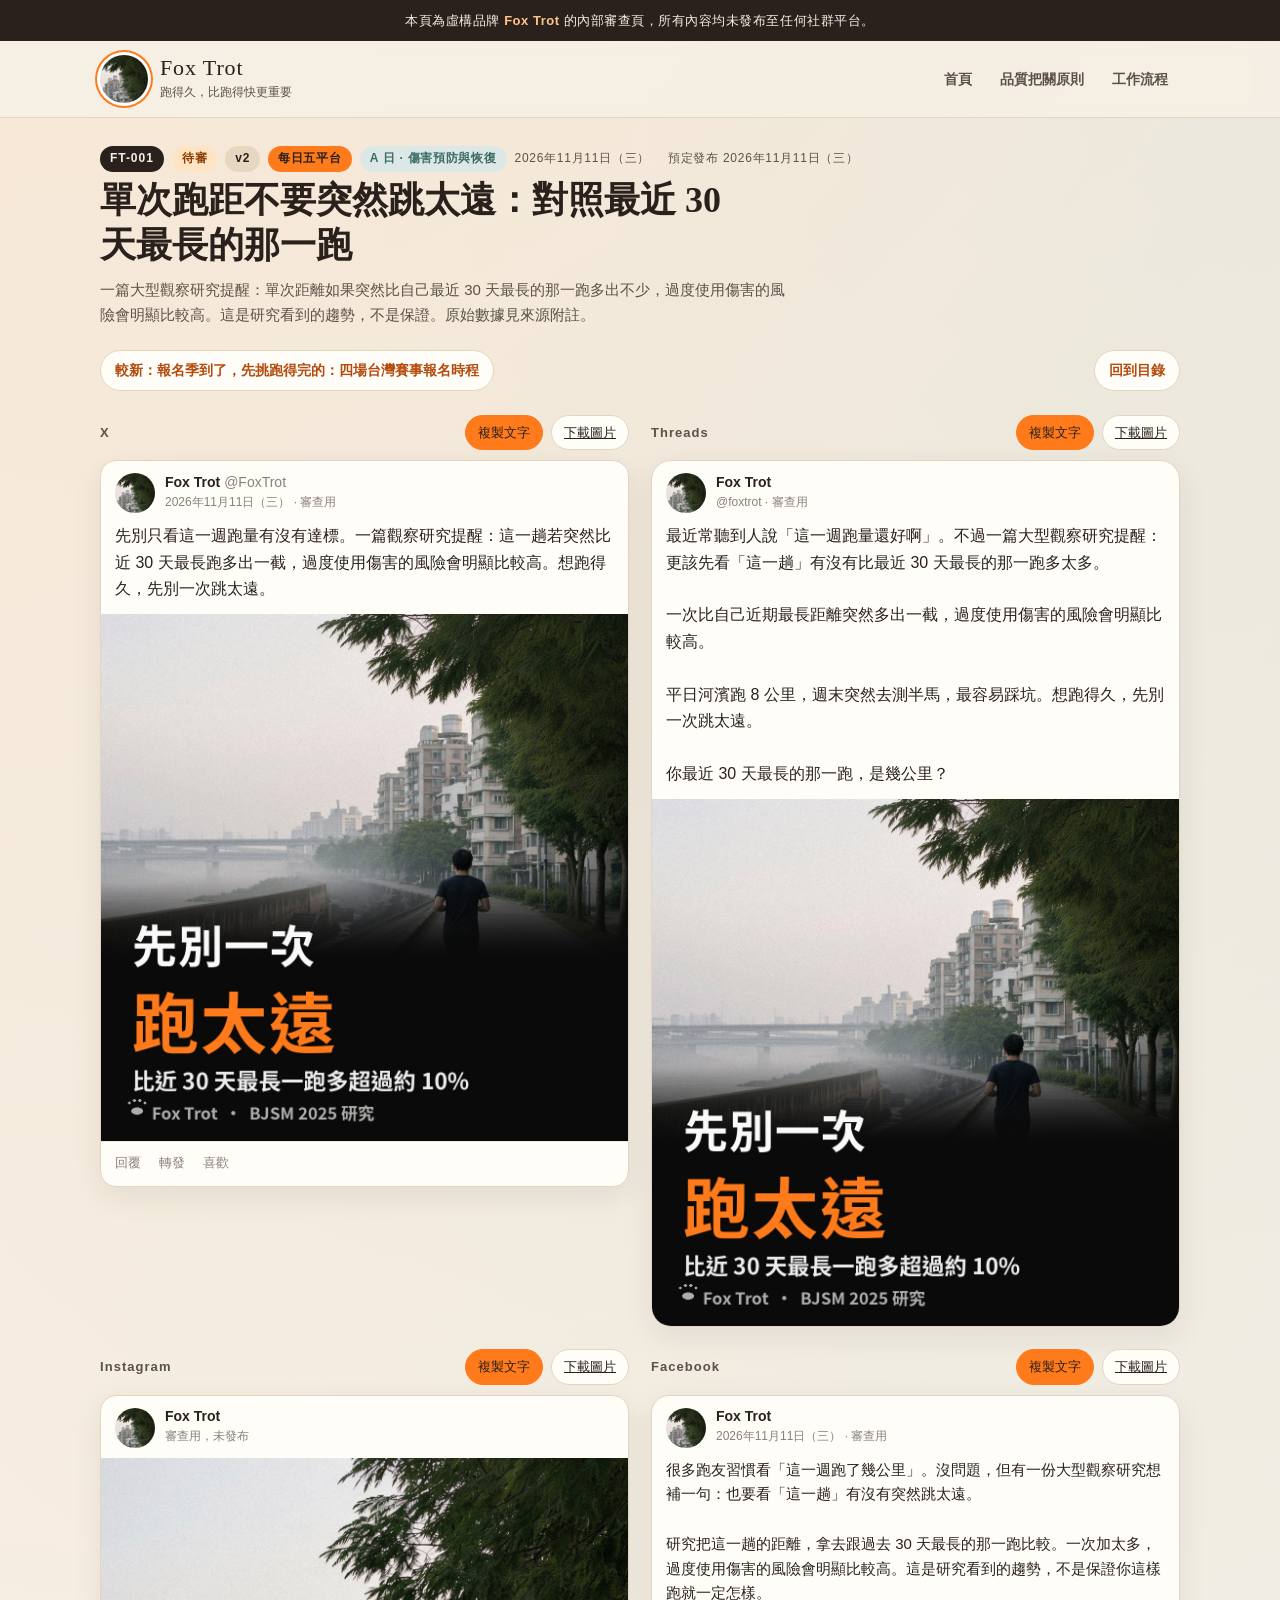
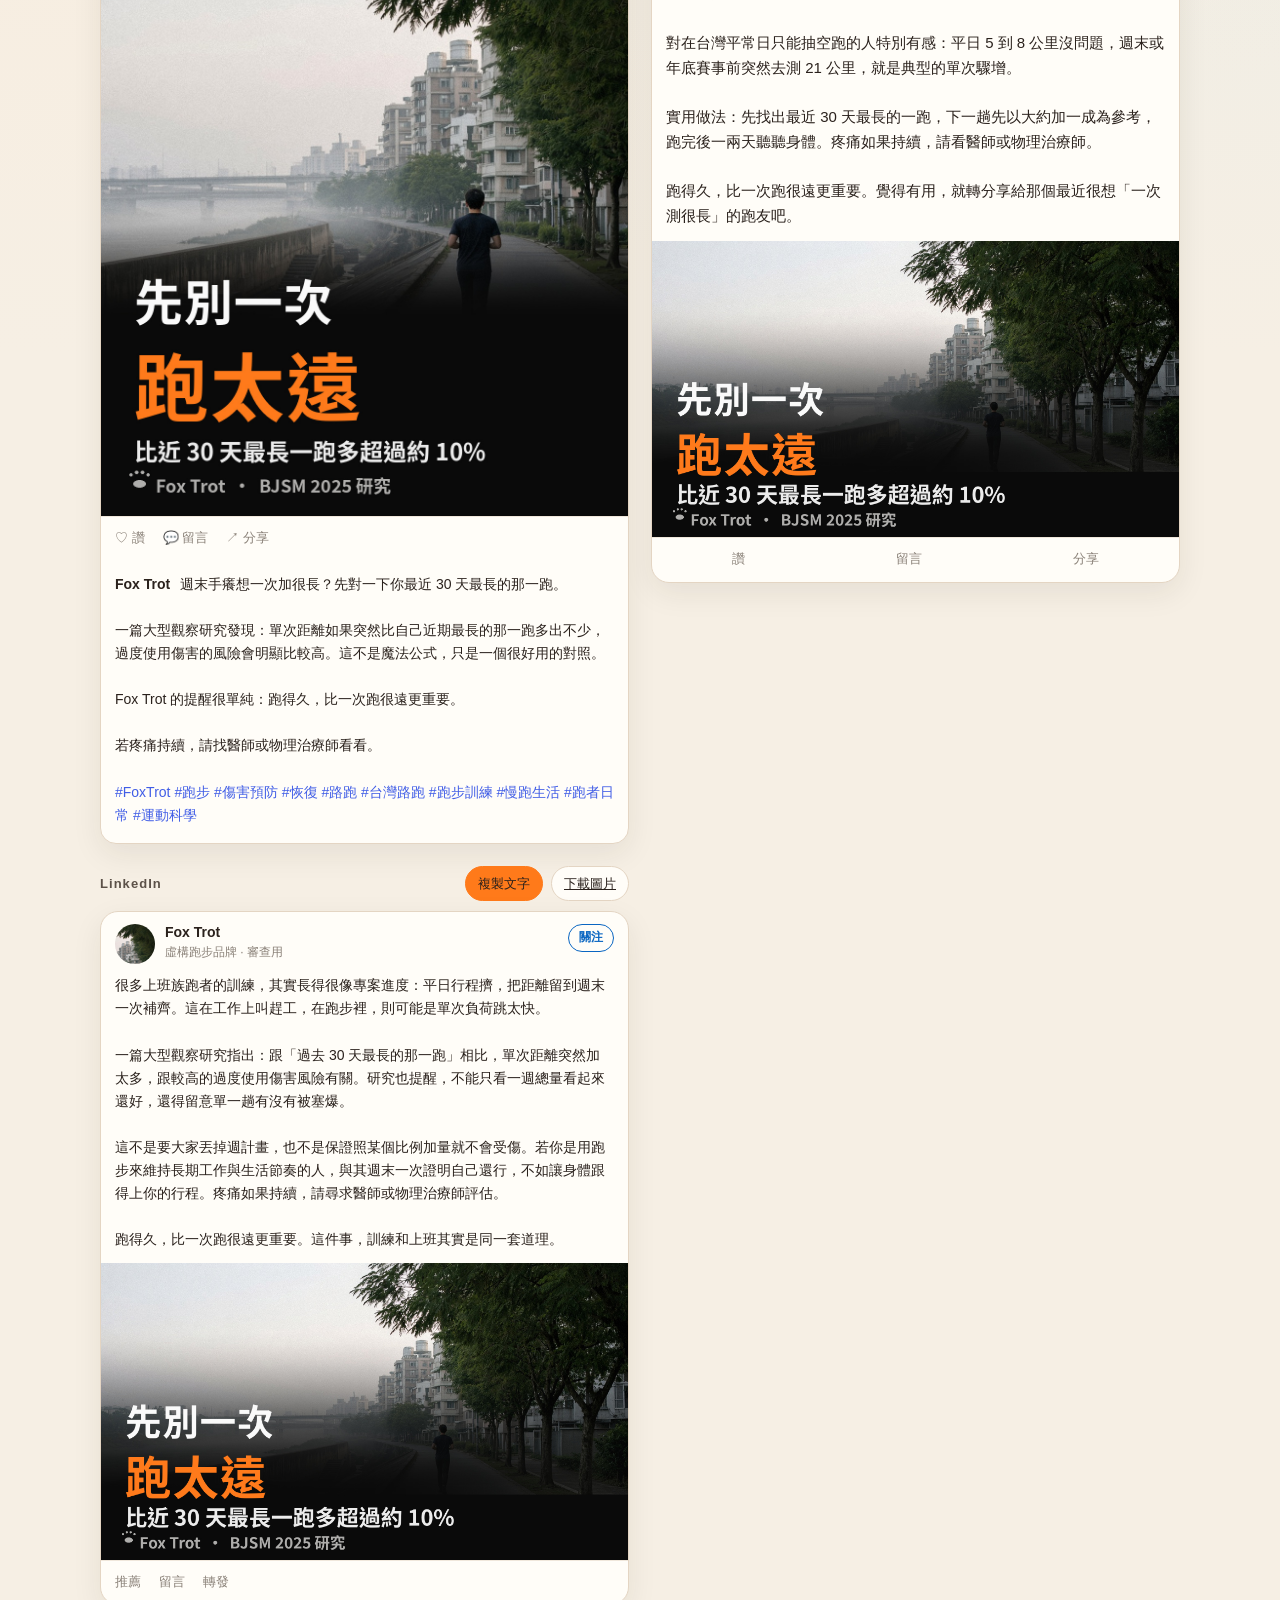
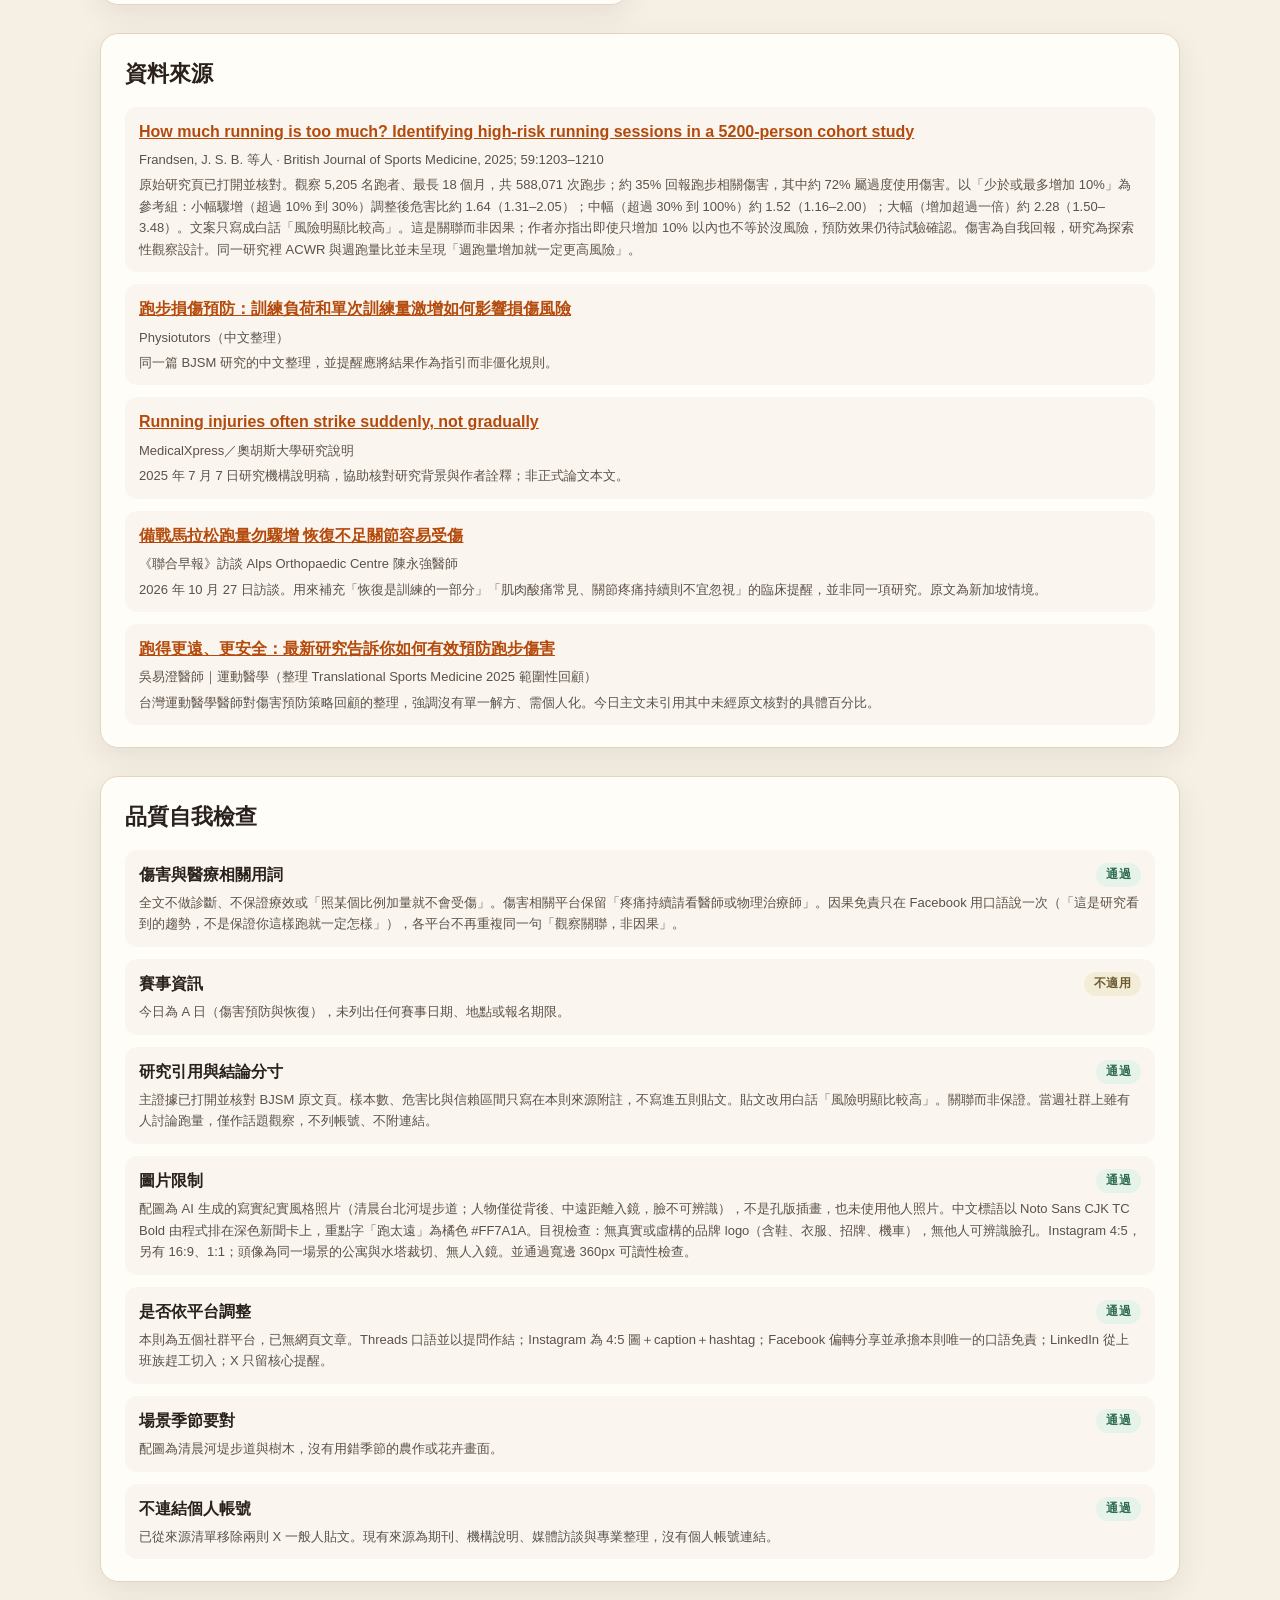
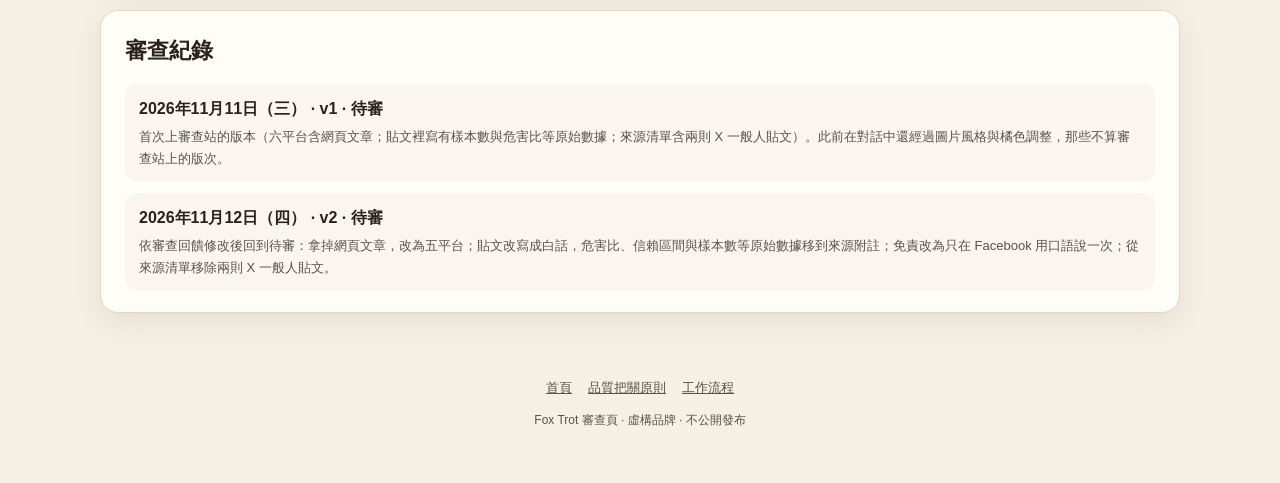
<file: posts/2026-11-11-daily.html>
<!DOCTYPE html>
<html lang="zh-Hant">
<head>
  <meta charset="utf-8">
  <meta name="viewport" content="width=device-width, initial-scale=1">
  <meta name="robots" content="noindex">
  <meta name="description" content="Fox Trot 審查頁：單次跑距不要突然跳太遠：對照最近 30 天最長的那一跑。所有內容均未發布至任何社群平台。">
  <title>單次跑距不要突然跳太遠：對照最近 30 天最長的那一跑 · Fox Trot 審查頁</title>
  <link rel="icon" href="../images/2026-11-11/avatar.jpg" type="image/jpeg">
  <link rel="stylesheet" href="../css/style.css?v=20261112d">
  
</head>
<body class="page-post page-daily-5">
  <!-- Generated by scripts/build_review_site.py; do not edit by hand. ASSET_VERSION=20261112d -->
  <div class="site-banner" role="note">
    本頁為虛構品牌 <strong>Fox Trot</strong> 的內部審查頁，所有內容均未發布至任何社群平台。
  </div>
  <header class="site-header">
    <div class="header-inner">
      <a class="brand" href="../index.html">
        <img class="brand-mark" src="../images/2026-11-11/avatar.jpg" alt="">
        <div class="brand-text">
          <p class="brand-name">Fox Trot</p>
          <p class="brand-tag">跑得久，比跑得快更重要</p>
        </div>
      </a>
      <nav class="site-nav" aria-label="主要"><a href="../index.html">首頁</a><a href="../quality.html">品質把關原則</a><a href="../workflow.html">工作流程</a></nav>
    </div>
  </header>
  <main class="site-main">
<header class="day-head"><div><p class="day-kicker"><span class="badge badge-id">FT-001</span><span class="badge badge-status badge-status-pending">待審</span><span class="badge badge-version">v2</span><span class="badge badge-type">每日五平台</span><span class="badge">A 日 · 傷害預防與恢復</span><span class="badge badge-date">2026年11月11日（三）</span><span class="badge badge-plan">預定發布 2026年11月11日（三）</span></p><h1 class="day-title">單次跑距不要突然跳太遠：對照最近 30 天最長的那一跑</h1></div><p class="day-summary">一篇大型觀察研究提醒：單次距離如果突然比自己最近 30 天最長的那一跑多出不少，過度使用傷害的風險會明顯比較高。這是研究看到的趨勢，不是保證。原始數據見來源附註。</p></header><nav aria-label="前後則貼文"><ul class="post-pager"><li><a href="2026-11-12-daily.html">較新：報名季到了，先挑跑得完的：四場台灣賽事報名時程</a></li><li><a class="pager-home" href="../index.html#directory">回到目錄</a></li></ul></nav><div class="cards"><div class="card-wrap x"><div class="card-toolbar"><div class="platform-name">X</div><div class="toolbar-actions"><button type="button" class="btn btn-primary js-copy" data-copy-for="copy-2026-11-11-daily-x">複製文字</button><textarea id="copy-2026-11-11-daily-x" class="visually-hidden" readonly>先別只看這一週跑量有沒有達標。一篇觀察研究提醒：這一趟若突然比近 30 天最長跑多出一截，過度使用傷害的風險會明顯比較高。想跑得久，先別一次跳太遠。</textarea><a class="btn" href="../images/2026-11-11/square-1x1.jpg" download="square-1x1.jpg" aria-label="下載圖片：清晨台北河堤步道，一名休閒跑者背對鏡頭慢跑，遠方是公寓、水塔與高架橋；圖上標題為「先別一次跑太遠」">下載圖片</a></div></div><div class="post"><div class="post-user"><img class="avatar" src="../images/2026-11-11/avatar.jpg" alt="與當日配圖同一場景的裁切：晨間台北河濱公寓與屋頂水塔，雨樹前景，無人入鏡"><div><p class="user-name">Fox Trot <span class="x-handle">@FoxTrot</span></p><p class="user-meta">2026年11月11日（三） · 審查用</p></div></div><div class="post-text">先別只看這一週跑量有沒有達標。一篇觀察研究提醒：這一趟若突然比近 30 天最長跑多出一截，過度使用傷害的風險會明顯比較高。想跑得久，先別一次跳太遠。</div><div class="post-image-wrap ratio-1x1"><img src="../images/2026-11-11/square-1x1.jpg" alt="清晨台北河堤步道，一名休閒跑者背對鏡頭慢跑，遠方是公寓、水塔與高架橋；圖上標題為「先別一次跑太遠」"></div><div class="icon-row"><span>回覆</span><span>轉發</span><span>喜歡</span></div></div></div><div class="card-wrap threads"><div class="card-toolbar"><div class="platform-name">Threads</div><div class="toolbar-actions"><button type="button" class="btn btn-primary js-copy" data-copy-for="copy-2026-11-11-daily-threads">複製文字</button><textarea id="copy-2026-11-11-daily-threads" class="visually-hidden" readonly>最近常聽到人說「這一週跑量還好啊」。不過一篇大型觀察研究提醒：更該先看「這一趟」有沒有比最近 30 天最長的那一跑多太多。

一次比自己近期最長距離突然多出一截，過度使用傷害的風險會明顯比較高。

平日河濱跑 8 公里，週末突然去測半馬，最容易踩坑。想跑得久，先別一次跳太遠。

你最近 30 天最長的那一跑，是幾公里？</textarea><a class="btn" href="../images/2026-11-11/square-1x1.jpg" download="square-1x1.jpg" aria-label="下載圖片：清晨台北河堤步道，一名休閒跑者背對鏡頭慢跑，遠方是公寓、水塔與高架橋；圖上標題為「先別一次跑太遠」">下載圖片</a></div></div><div class="post"><div class="post-user"><img class="avatar" src="../images/2026-11-11/avatar.jpg" alt="與當日配圖同一場景的裁切：晨間台北河濱公寓與屋頂水塔，雨樹前景，無人入鏡"><div><p class="user-name">Fox Trot</p><p class="user-meta">@foxtrot · 審查用</p></div></div><div class="post-text">最近常聽到人說「這一週跑量還好啊」。不過一篇大型觀察研究提醒：更該先看「這一趟」有沒有比最近 30 天最長的那一跑多太多。

一次比自己近期最長距離突然多出一截，過度使用傷害的風險會明顯比較高。

平日河濱跑 8 公里，週末突然去測半馬，最容易踩坑。想跑得久，先別一次跳太遠。

你最近 30 天最長的那一跑，是幾公里？</div><div class="post-image-wrap ratio-1x1"><img src="../images/2026-11-11/square-1x1.jpg" alt="清晨台北河堤步道，一名休閒跑者背對鏡頭慢跑，遠方是公寓、水塔與高架橋；圖上標題為「先別一次跑太遠」"></div></div></div><div class="card-wrap ig"><div class="card-toolbar"><div class="platform-name">Instagram</div><div class="toolbar-actions"><button type="button" class="btn btn-primary js-copy" data-copy-for="copy-2026-11-11-daily-instagram">複製文字</button><textarea id="copy-2026-11-11-daily-instagram" class="visually-hidden" readonly>週末手癢想一次加很長？先對一下你最近 30 天最長的那一跑。

一篇大型觀察研究發現：單次距離如果突然比自己近期最長的那一跑多出不少，過度使用傷害的風險會明顯比較高。這不是魔法公式，只是一個很好用的對照。

Fox Trot 的提醒很單純：跑得久，比一次跑很遠更重要。

若疼痛持續，請找醫師或物理治療師看看。

#FoxTrot #跑步 #傷害預防 #恢復 #路跑 #台灣路跑 #跑步訓練 #慢跑生活 #跑者日常 #運動科學</textarea><a class="btn" href="../images/2026-11-11/ig-4x5.jpg" download="ig-4x5.jpg" aria-label="下載圖片：清晨台北河堤步道，一名休閒跑者背對鏡頭慢跑，遠方是公寓、水塔與高架橋；圖上標題為「先別一次跑太遠」">下載圖片</a></div></div><div class="post"><div class="post-user"><img class="avatar" src="../images/2026-11-11/avatar.jpg" alt="與當日配圖同一場景的裁切：晨間台北河濱公寓與屋頂水塔，雨樹前景，無人入鏡"><div><p class="user-name">Fox Trot</p><p class="user-meta">審查用，未發布</p></div></div><div class="post-image-wrap ratio-4x5"><img src="../images/2026-11-11/ig-4x5.jpg" alt="清晨台北河堤步道，一名休閒跑者背對鏡頭慢跑，遠方是公寓、水塔與高架橋；圖上標題為「先別一次跑太遠」"></div><div class="icon-row"><span>♡  讚</span><span>💬  留言</span><span>↗  分享</span></div><div class="ig-caption"><span class="ig-name">Fox Trot</span> 週末手癢想一次加很長？先對一下你最近 30 天最長的那一跑。

一篇大型觀察研究發現：單次距離如果突然比自己近期最長的那一跑多出不少，過度使用傷害的風險會明顯比較高。這不是魔法公式，只是一個很好用的對照。

Fox Trot 的提醒很單純：跑得久，比一次跑很遠更重要。

若疼痛持續，請找醫師或物理治療師看看。<span class="ig-tags">

#FoxTrot #跑步 #傷害預防 #恢復 #路跑 #台灣路跑 #跑步訓練 #慢跑生活 #跑者日常 #運動科學</span></div></div></div><div class="card-wrap fb"><div class="card-toolbar"><div class="platform-name">Facebook</div><div class="toolbar-actions"><button type="button" class="btn btn-primary js-copy" data-copy-for="copy-2026-11-11-daily-facebook">複製文字</button><textarea id="copy-2026-11-11-daily-facebook" class="visually-hidden" readonly>很多跑友習慣看「這一週跑了幾公里」。沒問題，但有一份大型觀察研究想補一句：也要看「這一趟」有沒有突然跳太遠。

研究把這一趟的距離，拿去跟過去 30 天最長的那一跑比較。一次加太多，過度使用傷害的風險會明顯比較高。這是研究看到的趨勢，不是保證你這樣跑就一定怎樣。

對在台灣平常日只能抽空跑的人特別有感：平日 5 到 8 公里沒問題，週末或年底賽事前突然去測 21 公里，就是典型的單次驟增。

實用做法：先找出最近 30 天最長的一跑，下一趟先以大約加一成為參考，跑完後一兩天聽聽身體。疼痛如果持續，請看醫師或物理治療師。

跑得久，比一次跑很遠更重要。覺得有用，就轉分享給那個最近很想「一次測很長」的跑友吧。</textarea><a class="btn" href="../images/2026-11-11/wide-16x9.jpg" download="wide-16x9.jpg" aria-label="下載圖片：清晨台北河堤步道，一名休閒跑者背對鏡頭慢跑，遠方是公寓、水塔與高架橋；圖上標題為「先別一次跑太遠」">下載圖片</a></div></div><div class="post"><div class="post-user"><img class="avatar" src="../images/2026-11-11/avatar.jpg" alt="與當日配圖同一場景的裁切：晨間台北河濱公寓與屋頂水塔，雨樹前景，無人入鏡"><div><p class="user-name">Fox Trot</p><p class="user-meta">2026年11月11日（三） · 審查用</p></div></div><div class="post-text">很多跑友習慣看「這一週跑了幾公里」。沒問題，但有一份大型觀察研究想補一句：也要看「這一趟」有沒有突然跳太遠。

研究把這一趟的距離，拿去跟過去 30 天最長的那一跑比較。一次加太多，過度使用傷害的風險會明顯比較高。這是研究看到的趨勢，不是保證你這樣跑就一定怎樣。

對在台灣平常日只能抽空跑的人特別有感：平日 5 到 8 公里沒問題，週末或年底賽事前突然去測 21 公里，就是典型的單次驟增。

實用做法：先找出最近 30 天最長的一跑，下一趟先以大約加一成為參考，跑完後一兩天聽聽身體。疼痛如果持續，請看醫師或物理治療師。

跑得久，比一次跑很遠更重要。覺得有用，就轉分享給那個最近很想「一次測很長」的跑友吧。</div><div class="post-image-wrap ratio-16x9"><img src="../images/2026-11-11/wide-16x9.jpg" alt="清晨台北河堤步道，一名休閒跑者背對鏡頭慢跑，遠方是公寓、水塔與高架橋；圖上標題為「先別一次跑太遠」"></div><div class="icon-row"><span>讚</span><span>留言</span><span>分享</span></div></div></div><div class="card-wrap li"><div class="card-toolbar"><div class="platform-name">LinkedIn</div><div class="toolbar-actions"><button type="button" class="btn btn-primary js-copy" data-copy-for="copy-2026-11-11-daily-linkedin">複製文字</button><textarea id="copy-2026-11-11-daily-linkedin" class="visually-hidden" readonly>很多上班族跑者的訓練，其實長得很像專案進度：平日行程擠，把距離留到週末一次補齊。這在工作上叫趕工，在跑步裡，則可能是單次負荷跳太快。

一篇大型觀察研究指出：跟「過去 30 天最長的那一跑」相比，單次距離突然加太多，跟較高的過度使用傷害風險有關。研究也提醒，不能只看一週總量看起來還好，還得留意單一趟有沒有被塞爆。

這不是要大家丟掉週計畫，也不是保證照某個比例加量就不會受傷。若你是用跑步來維持長期工作與生活節奏的人，與其週末一次證明自己還行，不如讓身體跟得上你的行程。疼痛如果持續，請尋求醫師或物理治療師評估。

跑得久，比一次跑很遠更重要。這件事，訓練和上班其實是同一套道理。</textarea><a class="btn" href="../images/2026-11-11/wide-16x9.jpg" download="wide-16x9.jpg" aria-label="下載圖片：清晨台北河堤步道，一名休閒跑者背對鏡頭慢跑，遠方是公寓、水塔與高架橋；圖上標題為「先別一次跑太遠」">下載圖片</a></div></div><div class="post"><div class="post-user"><img class="avatar" src="../images/2026-11-11/avatar.jpg" alt="與當日配圖同一場景的裁切：晨間台北河濱公寓與屋頂水塔，雨樹前景，無人入鏡"><div><p class="user-name">Fox Trot</p><p class="user-meta">虛構跑步品牌 · 審查用</p></div><span class="li-follow">關注</span></div><div class="post-text">很多上班族跑者的訓練，其實長得很像專案進度：平日行程擠，把距離留到週末一次補齊。這在工作上叫趕工，在跑步裡，則可能是單次負荷跳太快。

一篇大型觀察研究指出：跟「過去 30 天最長的那一跑」相比，單次距離突然加太多，跟較高的過度使用傷害風險有關。研究也提醒，不能只看一週總量看起來還好，還得留意單一趟有沒有被塞爆。

這不是要大家丟掉週計畫，也不是保證照某個比例加量就不會受傷。若你是用跑步來維持長期工作與生活節奏的人，與其週末一次證明自己還行，不如讓身體跟得上你的行程。疼痛如果持續，請尋求醫師或物理治療師評估。

跑得久，比一次跑很遠更重要。這件事，訓練和上班其實是同一套道理。</div><div class="post-image-wrap ratio-16x9"><img src="../images/2026-11-11/wide-16x9.jpg" alt="清晨台北河堤步道，一名休閒跑者背對鏡頭慢跑，遠方是公寓、水塔與高架橋；圖上標題為「先別一次跑太遠」"></div><div class="icon-row"><span>推薦</span><span>留言</span><span>轉發</span></div></div></div></div><section class="panel" id="sources">
<h3>資料來源</h3>
<ul class="source-list"><li><a href="https://bjsm.bmj.com/content/59/17/1203" target="_blank" rel="noopener noreferrer">How much running is too much? Identifying high-risk running sessions in a 5200-person cohort study</a><p class="source-meta">Frandsen, J. S. B. 等人 · British Journal of Sports Medicine, 2025; 59:1203–1210</p><p class="source-note">原始研究頁已打開並核對。觀察 5,205 名跑者、最長 18 個月，共 588,071 次跑步；約 35% 回報跑步相關傷害，其中約 72% 屬過度使用傷害。以「少於或最多增加 10%」為參考組：小幅驟增（超過 10% 到 30%）調整後危害比約 1.64（1.31–2.05）；中幅（超過 30% 到 100%）約 1.52（1.16–2.00）；大幅（增加超過一倍）約 2.28（1.50–3.48）。文案只寫成白話「風險明顯比較高」。這是關聯而非因果；作者亦指出即使只增加 10% 以內也不等於沒風險，預防效果仍待試驗確認。傷害為自我回報，研究為探索性觀察設計。同一研究裡 ACWR 與週跑量比並未呈現「週跑量增加就一定更高風險」。</p></li><li><a href="https://www.physiotutors.com/zh/research/running-injury-prevention/" target="_blank" rel="noopener noreferrer">跑步損傷預防：訓練負荷和單次訓練量激增如何影響損傷風險</a><p class="source-meta">Physiotutors（中文整理）</p><p class="source-note">同一篇 BJSM 研究的中文整理，並提醒應將結果作為指引而非僵化規則。</p></li><li><a href="https://medicalxpress.com/news/2025-07-injuries-suddenly-gradually-overuse.html" target="_blank" rel="noopener noreferrer">Running injuries often strike suddenly, not gradually</a><p class="source-meta">MedicalXpress／奧胡斯大學研究說明</p><p class="source-note">2025 年 7 月 7 日研究機構說明稿，協助核對研究背景與作者詮釋；非正式論文本文。</p></li><li><a href="https://www.zaobao.com.sg/lifestyle/health/story20261027-9787622" target="_blank" rel="noopener noreferrer">備戰馬拉松跑量勿驟增 恢復不足關節容易受傷</a><p class="source-meta">《聯合早報》訪談 Alps Orthopaedic Centre 陳永強醫師</p><p class="source-note">2026 年 10 月 27 日訪談。用來補充「恢復是訓練的一部分」「肌肉酸痛常見、關節疼痛持續則不宜忽視」的臨床提醒，並非同一項研究。原文為新加坡情境。</p></li><li><a href="https://blog.sportsmedicine.tw/2025/04/runningrelatedinjury%20.html" target="_blank" rel="noopener noreferrer">跑得更遠、更安全：最新研究告訴你如何有效預防跑步傷害</a><p class="source-meta">吳易澄醫師｜運動醫學（整理 Translational Sports Medicine 2025 範圍性回顧）</p><p class="source-note">台灣運動醫學醫師對傷害預防策略回顧的整理，強調沒有單一解方、需個人化。今日主文未引用其中未經原文核對的具體百分比。</p></li></ul>
</section><section class="panel" id="self-check">
<h3>品質自我檢查</h3>
<ul class="check-list"><li><div class="check-head"><span class="check-item">傷害與醫療相關用詞</span><span class="pill pill-pass">通過</span></div><p class="check-note">全文不做診斷、不保證療效或「照某個比例加量就不會受傷」。傷害相關平台保留「疼痛持續請看醫師或物理治療師」。因果免責只在 Facebook 用口語說一次（「這是研究看到的趨勢，不是保證你這樣跑就一定怎樣」），各平台不再重複同一句「觀察關聯，非因果」。</p></li><li><div class="check-head"><span class="check-item">賽事資訊</span><span class="pill pill-na">不適用</span></div><p class="check-note">今日為 A 日（傷害預防與恢復），未列出任何賽事日期、地點或報名期限。</p></li><li><div class="check-head"><span class="check-item">研究引用與結論分寸</span><span class="pill pill-pass">通過</span></div><p class="check-note">主證據已打開並核對 BJSM 原文頁。樣本數、危害比與信賴區間只寫在本則來源附註，不寫進五則貼文。貼文改用白話「風險明顯比較高」。關聯而非保證。當週社群上雖有人討論跑量，僅作話題觀察，不列帳號、不附連結。</p></li><li><div class="check-head"><span class="check-item">圖片限制</span><span class="pill pill-pass">通過</span></div><p class="check-note">配圖為 AI 生成的寫實紀實風格照片（清晨台北河堤步道；人物僅從背後、中遠距離入鏡，臉不可辨識），不是孔版插畫，也未使用他人照片。中文標語以 Noto Sans CJK TC Bold 由程式排在深色新聞卡上，重點字「跑太遠」為橘色 #FF7A1A。目視檢查：無真實或虛構的品牌 logo（含鞋、衣服、招牌、機車），無他人可辨識臉孔。Instagram 4:5，另有 16:9、1:1；頭像為同一場景的公寓與水塔裁切、無人入鏡。並通過寬邊 360px 可讀性檢查。</p></li><li><div class="check-head"><span class="check-item">是否依平台調整</span><span class="pill pill-pass">通過</span></div><p class="check-note">本則為五個社群平台，已無網頁文章。Threads 口語並以提問作結；Instagram 為 4:5 圖＋caption＋hashtag；Facebook 偏轉分享並承擔本則唯一的口語免責；LinkedIn 從上班族趕工切入；X 只留核心提醒。</p></li><li><div class="check-head"><span class="check-item">場景季節要對</span><span class="pill pill-pass">通過</span></div><p class="check-note">配圖為清晨河堤步道與樹木，沒有用錯季節的農作或花卉畫面。</p></li><li><div class="check-head"><span class="check-item">不連結個人帳號</span><span class="pill pill-pass">通過</span></div><p class="check-note">已從來源清單移除兩則 X 一般人貼文。現有來源為期刊、機構說明、媒體訪談與專業整理，沒有個人帳號連結。</p></li></ul>
</section><section class="panel" id="review-history"><h3>審查紀錄</h3><ul class="check-list"><li><div class="check-head"><span class="check-item">2026年11月11日（三） · v1 · 待審</span></div><p class="check-note">首次上審查站的版本（六平台含網頁文章；貼文裡寫有樣本數與危害比等原始數據；來源清單含兩則 X 一般人貼文）。此前在對話中還經過圖片風格與橘色調整，那些不算審查站上的版次。</p></li><li><div class="check-head"><span class="check-item">2026年11月12日（四） · v2 · 待審</span></div><p class="check-note">依審查回饋修改後回到待審：拿掉網頁文章，改為五平台；貼文改寫成白話，危害比、信賴區間與樣本數等原始數據移到來源附註；免責改為只在 Facebook 用口語說一次；從來源清單移除兩則 X 一般人貼文。</p></li></ul></section>
  </main>
  <footer class="site-footer">
    <p class="site-footer-nav"><a href="../index.html">首頁</a><a href="../quality.html">品質把關原則</a><a href="../workflow.html">工作流程</a></p>
    <p>Fox Trot 審查頁 · 虛構品牌 · 不公開發布</p>
  </footer>
  <div id="toast" class="toast" hidden role="status"></div>
  <div id="copy-modal" class="modal" hidden>
    <div class="modal-card" role="dialog" aria-labelledby="copy-modal-title">
      <h2 id="copy-modal-title">請手動複製</h2>
      <p>瀏覽器無法自動複製時，請直接選取下方文字。</p>
      <textarea id="copy-modal-text" readonly></textarea>
      <div class="modal-actions">
        <button type="button" id="copy-modal-select" class="btn btn-primary">選取全部</button>
        <button type="button" id="copy-modal-close" class="btn">關閉</button>
      </div>
    </div>
  </div>
  <script src="../js/site.js?v=20261112d"></script>
</body>
</html>
</file>
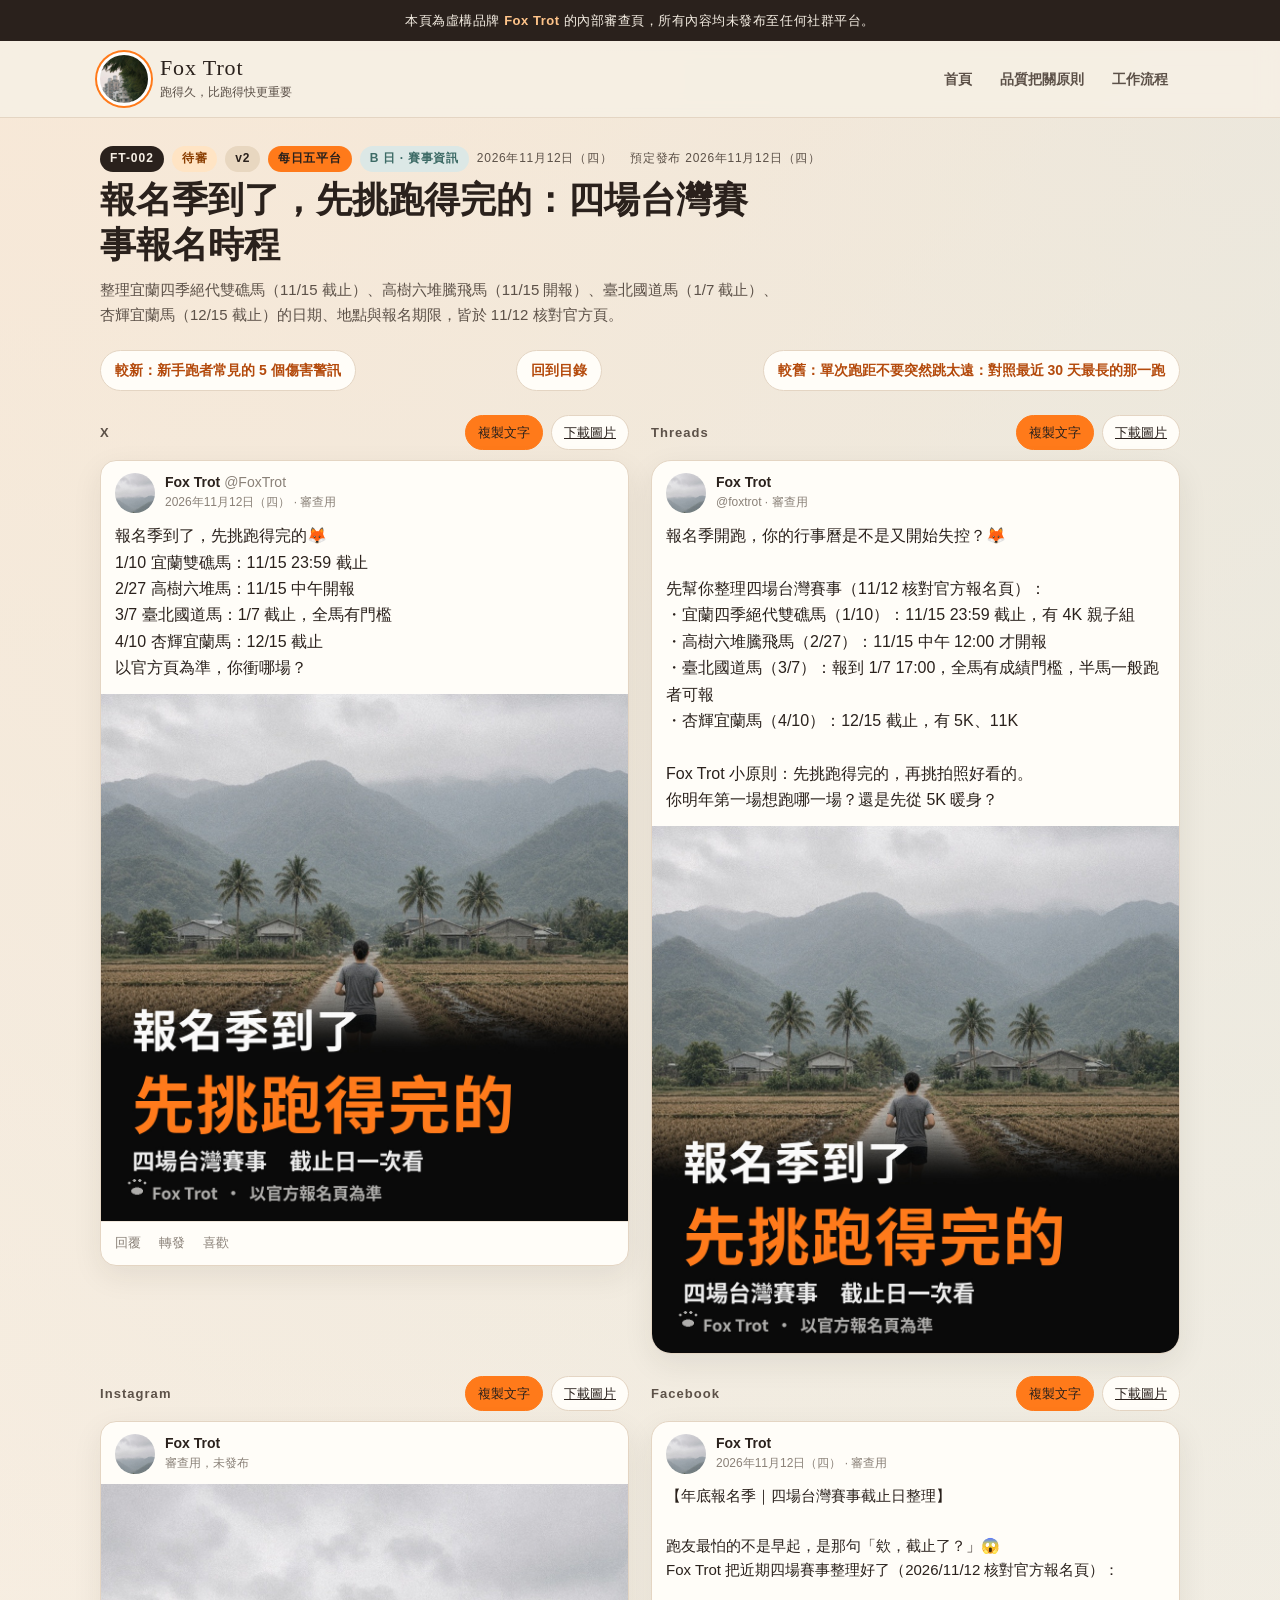
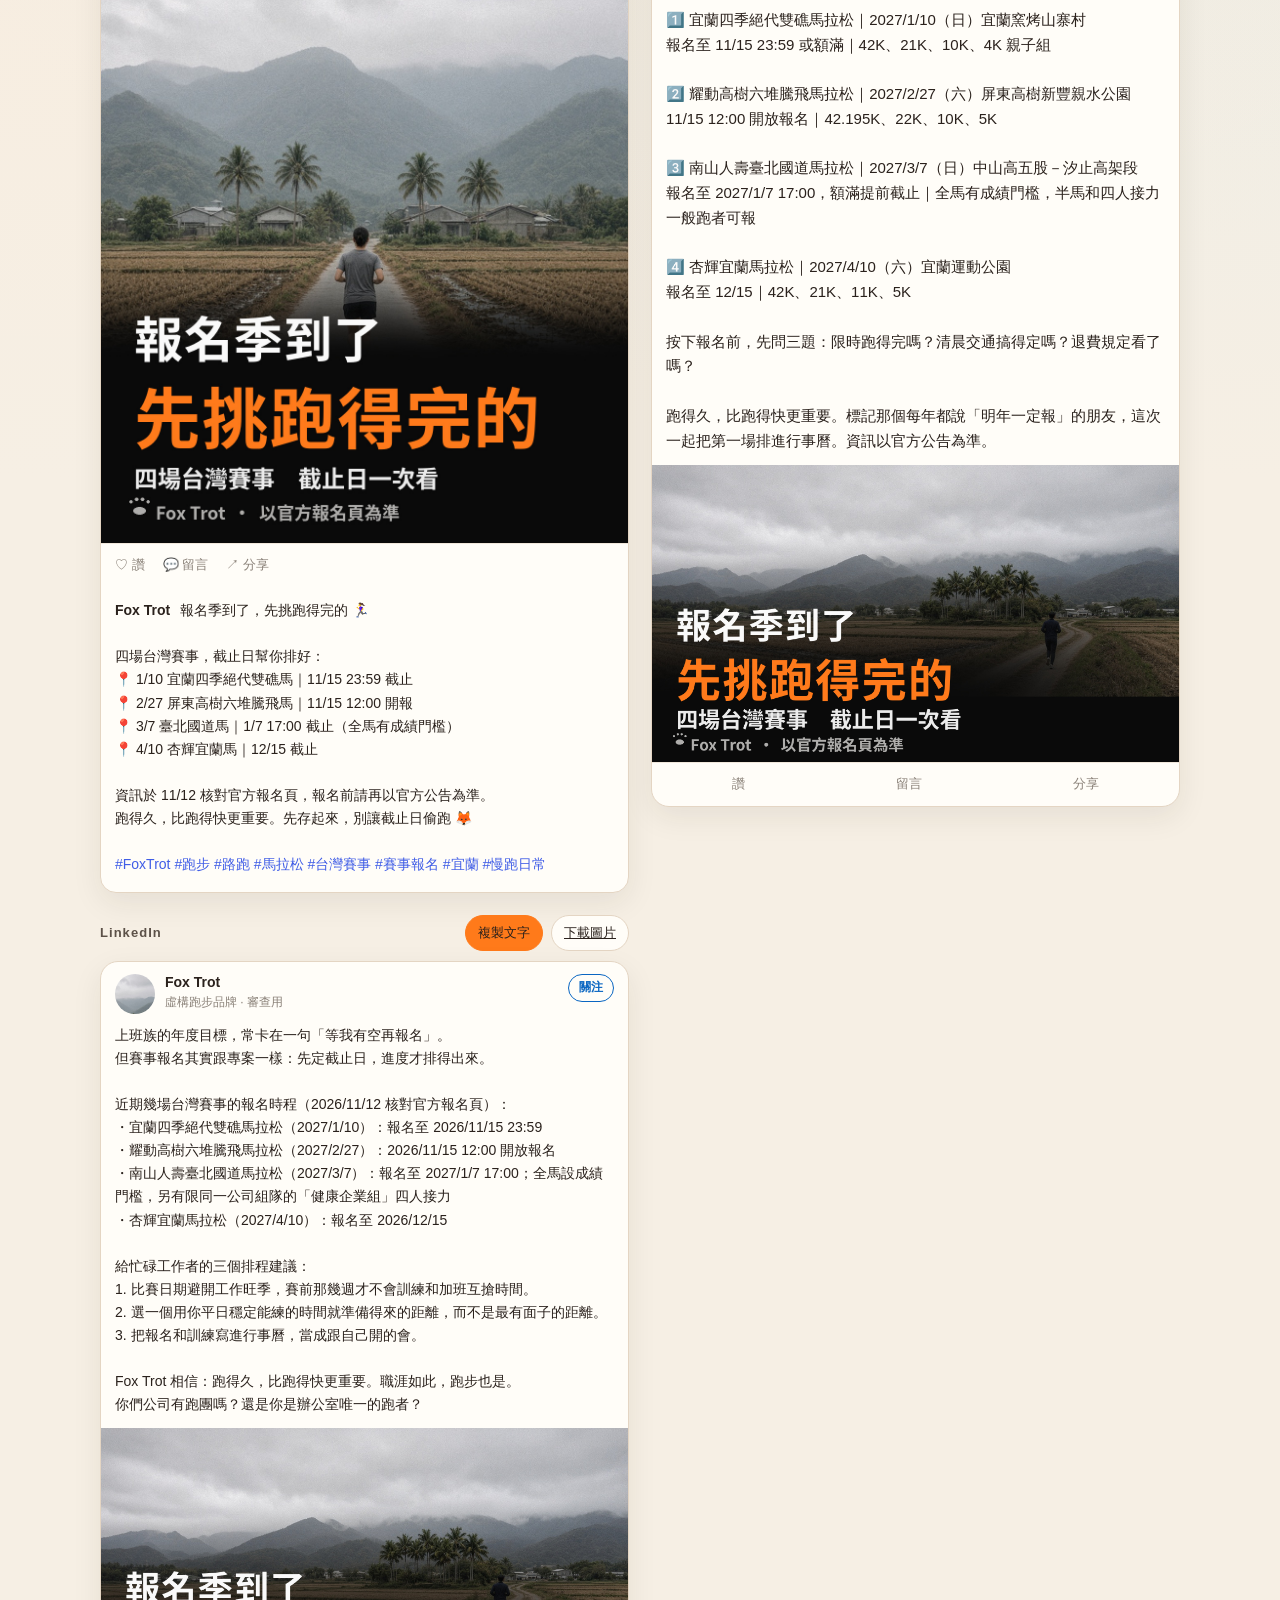
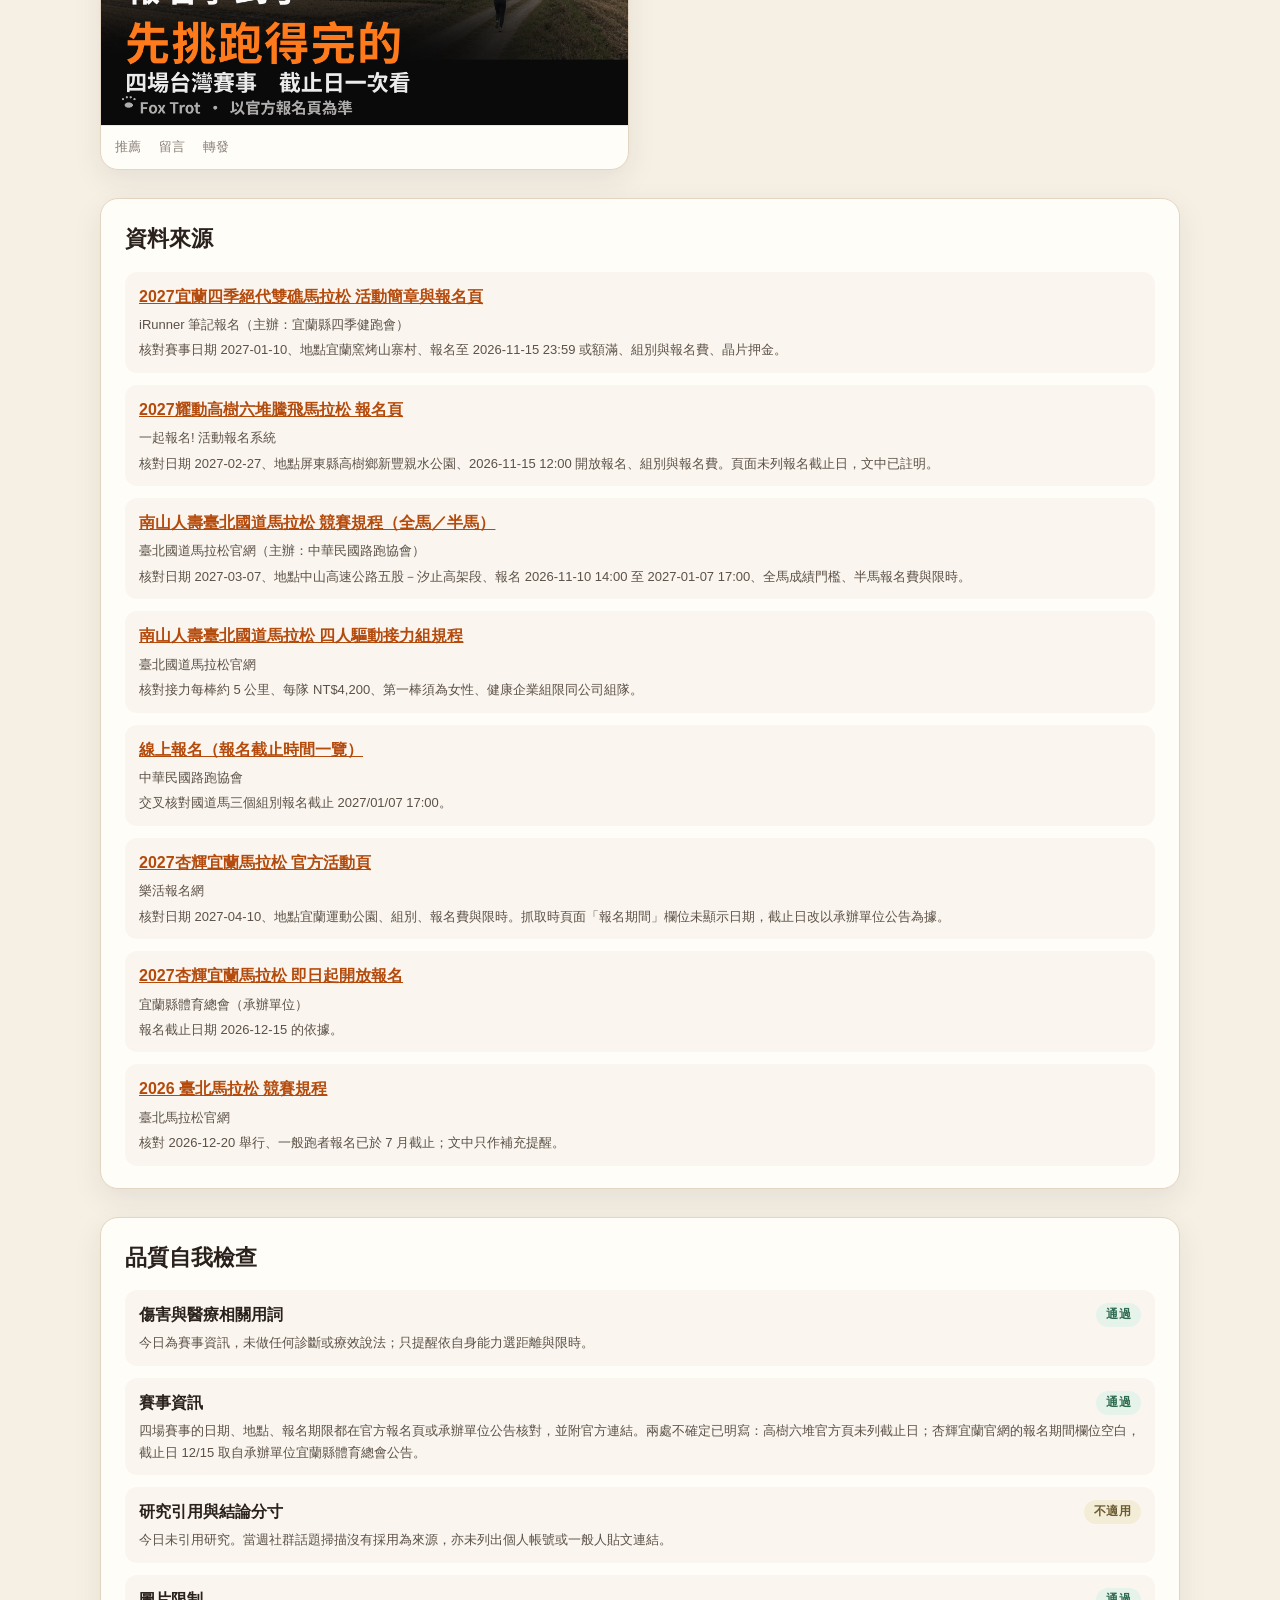
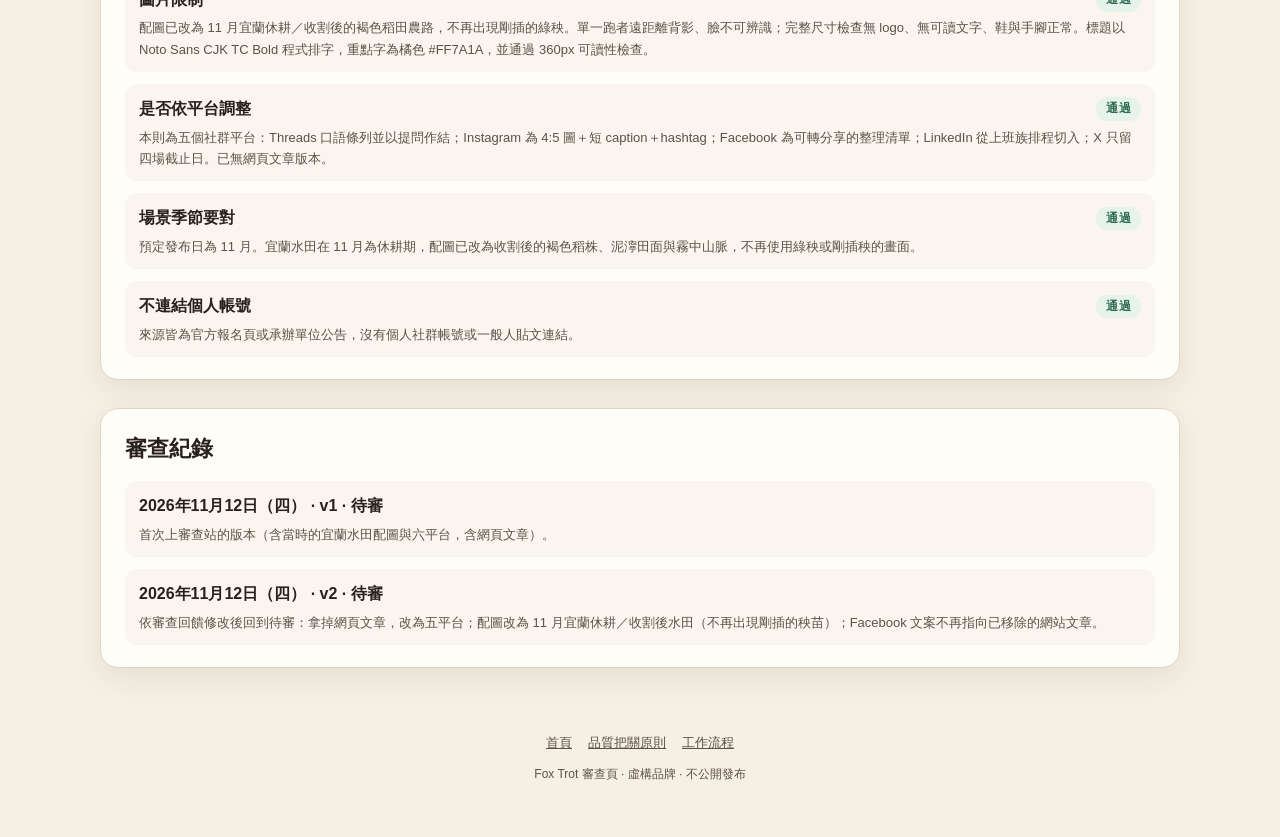
<file: posts/2026-11-12-daily.html>
<!DOCTYPE html>
<html lang="zh-Hant">
<head>
  <meta charset="utf-8">
  <meta name="viewport" content="width=device-width, initial-scale=1">
  <meta name="robots" content="noindex">
  <meta name="description" content="Fox Trot 審查頁：報名季到了，先挑跑得完的：四場台灣賽事報名時程。所有內容均未發布至任何社群平台。">
  <title>報名季到了，先挑跑得完的：四場台灣賽事報名時程 · Fox Trot 審查頁</title>
  <link rel="icon" href="../images/2026-11-11/avatar.jpg" type="image/jpeg">
  <link rel="stylesheet" href="../css/style.css?v=20261112d">
  
</head>
<body class="page-post page-daily-5">
  <!-- Generated by scripts/build_review_site.py; do not edit by hand. ASSET_VERSION=20261112d -->
  <div class="site-banner" role="note">
    本頁為虛構品牌 <strong>Fox Trot</strong> 的內部審查頁，所有內容均未發布至任何社群平台。
  </div>
  <header class="site-header">
    <div class="header-inner">
      <a class="brand" href="../index.html">
        <img class="brand-mark" src="../images/2026-11-11/avatar.jpg" alt="">
        <div class="brand-text">
          <p class="brand-name">Fox Trot</p>
          <p class="brand-tag">跑得久，比跑得快更重要</p>
        </div>
      </a>
      <nav class="site-nav" aria-label="主要"><a href="../index.html">首頁</a><a href="../quality.html">品質把關原則</a><a href="../workflow.html">工作流程</a></nav>
    </div>
  </header>
  <main class="site-main">
<header class="day-head"><div><p class="day-kicker"><span class="badge badge-id">FT-002</span><span class="badge badge-status badge-status-pending">待審</span><span class="badge badge-version">v2</span><span class="badge badge-type">每日五平台</span><span class="badge">B 日 · 賽事資訊</span><span class="badge badge-date">2026年11月12日（四）</span><span class="badge badge-plan">預定發布 2026年11月12日（四）</span></p><h1 class="day-title">報名季到了，先挑跑得完的：四場台灣賽事報名時程</h1></div><p class="day-summary">整理宜蘭四季絕代雙礁馬（11/15 截止）、高樹六堆騰飛馬（11/15 開報）、臺北國道馬（1/7 截止）、杏輝宜蘭馬（12/15 截止）的日期、地點與報名期限，皆於 11/12 核對官方頁。</p></header><nav aria-label="前後則貼文"><ul class="post-pager"><li><a href="2026-11-12-ig-carousel.html">較新：新手跑者常見的 5 個傷害警訊</a></li><li><a class="pager-home" href="../index.html#directory">回到目錄</a></li><li><a href="2026-11-11-daily.html">較舊：單次跑距不要突然跳太遠：對照最近 30 天最長的那一跑</a></li></ul></nav><div class="cards"><div class="card-wrap x"><div class="card-toolbar"><div class="platform-name">X</div><div class="toolbar-actions"><button type="button" class="btn btn-primary js-copy" data-copy-for="copy-2026-11-12-daily-x">複製文字</button><textarea id="copy-2026-11-12-daily-x" class="visually-hidden" readonly>報名季到了，先挑跑得完的🦊
1/10 宜蘭雙礁馬：11/15 23:59 截止
2/27 高樹六堆馬：11/15 中午開報
3/7 臺北國道馬：1/7 截止，全馬有門檻
4/10 杏輝宜蘭馬：12/15 截止
以官方頁為準，你衝哪場？</textarea><a class="btn" href="../images/2026-11-12/square-1x1.jpg" download="square-1x1.jpg" aria-label="下載圖片：11 月宜蘭休耕期的農路，兩側是收割後的褐色稻田，一名綁馬尾的休閒跑者背對鏡頭慢跑，遠方是霧中山脈、檳榔樹與農舍；圖上標題為「報名季到了，先挑跑得完的」。">下載圖片</a></div></div><div class="post"><div class="post-user"><img class="avatar" src="../images/2026-11-12/avatar.jpg" alt="與當日配圖同一場景的裁切：11 月霧中山脈與檳榔樹，無人入鏡。"><div><p class="user-name">Fox Trot <span class="x-handle">@FoxTrot</span></p><p class="user-meta">2026年11月12日（四） · 審查用</p></div></div><div class="post-text">報名季到了，先挑跑得完的🦊
1/10 宜蘭雙礁馬：11/15 23:59 截止
2/27 高樹六堆馬：11/15 中午開報
3/7 臺北國道馬：1/7 截止，全馬有門檻
4/10 杏輝宜蘭馬：12/15 截止
以官方頁為準，你衝哪場？</div><div class="post-image-wrap ratio-1x1"><img src="../images/2026-11-12/square-1x1.jpg" alt="11 月宜蘭休耕期的農路，兩側是收割後的褐色稻田，一名綁馬尾的休閒跑者背對鏡頭慢跑，遠方是霧中山脈、檳榔樹與農舍；圖上標題為「報名季到了，先挑跑得完的」。"></div><div class="icon-row"><span>回覆</span><span>轉發</span><span>喜歡</span></div></div></div><div class="card-wrap threads"><div class="card-toolbar"><div class="platform-name">Threads</div><div class="toolbar-actions"><button type="button" class="btn btn-primary js-copy" data-copy-for="copy-2026-11-12-daily-threads">複製文字</button><textarea id="copy-2026-11-12-daily-threads" class="visually-hidden" readonly>報名季開跑，你的行事曆是不是又開始失控？🦊

先幫你整理四場台灣賽事（11/12 核對官方報名頁）：
・宜蘭四季絕代雙礁馬（1/10）：11/15 23:59 截止，有 4K 親子組
・高樹六堆騰飛馬（2/27）：11/15 中午 12:00 才開報
・臺北國道馬（3/7）：報到 1/7 17:00，全馬有成績門檻，半馬一般跑者可報
・杏輝宜蘭馬（4/10）：12/15 截止，有 5K、11K

Fox Trot 小原則：先挑跑得完的，再挑拍照好看的。
你明年第一場想跑哪一場？還是先從 5K 暖身？</textarea><a class="btn" href="../images/2026-11-12/square-1x1.jpg" download="square-1x1.jpg" aria-label="下載圖片：11 月宜蘭休耕期的農路，兩側是收割後的褐色稻田，一名綁馬尾的休閒跑者背對鏡頭慢跑，遠方是霧中山脈、檳榔樹與農舍；圖上標題為「報名季到了，先挑跑得完的」。">下載圖片</a></div></div><div class="post"><div class="post-user"><img class="avatar" src="../images/2026-11-12/avatar.jpg" alt="與當日配圖同一場景的裁切：11 月霧中山脈與檳榔樹，無人入鏡。"><div><p class="user-name">Fox Trot</p><p class="user-meta">@foxtrot · 審查用</p></div></div><div class="post-text">報名季開跑，你的行事曆是不是又開始失控？🦊

先幫你整理四場台灣賽事（11/12 核對官方報名頁）：
・宜蘭四季絕代雙礁馬（1/10）：11/15 23:59 截止，有 4K 親子組
・高樹六堆騰飛馬（2/27）：11/15 中午 12:00 才開報
・臺北國道馬（3/7）：報到 1/7 17:00，全馬有成績門檻，半馬一般跑者可報
・杏輝宜蘭馬（4/10）：12/15 截止，有 5K、11K

Fox Trot 小原則：先挑跑得完的，再挑拍照好看的。
你明年第一場想跑哪一場？還是先從 5K 暖身？</div><div class="post-image-wrap ratio-1x1"><img src="../images/2026-11-12/square-1x1.jpg" alt="11 月宜蘭休耕期的農路，兩側是收割後的褐色稻田，一名綁馬尾的休閒跑者背對鏡頭慢跑，遠方是霧中山脈、檳榔樹與農舍；圖上標題為「報名季到了，先挑跑得完的」。"></div></div></div><div class="card-wrap ig"><div class="card-toolbar"><div class="platform-name">Instagram</div><div class="toolbar-actions"><button type="button" class="btn btn-primary js-copy" data-copy-for="copy-2026-11-12-daily-instagram">複製文字</button><textarea id="copy-2026-11-12-daily-instagram" class="visually-hidden" readonly>報名季到了，先挑跑得完的 🏃‍♀️

四場台灣賽事，截止日幫你排好：
📍 1/10 宜蘭四季絕代雙礁馬｜11/15 23:59 截止
📍 2/27 屏東高樹六堆騰飛馬｜11/15 12:00 開報
📍 3/7 臺北國道馬｜1/7 17:00 截止（全馬有成績門檻）
📍 4/10 杏輝宜蘭馬｜12/15 截止

資訊於 11/12 核對官方報名頁，報名前請再以官方公告為準。
跑得久，比跑得快更重要。先存起來，別讓截止日偷跑 🦊

#FoxTrot #跑步 #路跑 #馬拉松 #台灣賽事 #賽事報名 #宜蘭 #慢跑日常</textarea><a class="btn" href="../images/2026-11-12/ig-4x5.jpg" download="ig-4x5.jpg" aria-label="下載圖片：11 月宜蘭休耕期的農路，兩側是收割後的褐色稻株與泥濘田面，沒有剛插的綠秧；一名綁馬尾的休閒跑者背對鏡頭在遠處慢跑，遠方是霧中山脈、檳榔樹與農舍；圖上標題為「報名季到了，先挑跑得完的」。">下載圖片</a></div></div><div class="post"><div class="post-user"><img class="avatar" src="../images/2026-11-12/avatar.jpg" alt="與當日配圖同一場景的裁切：11 月霧中山脈與檳榔樹，無人入鏡。"><div><p class="user-name">Fox Trot</p><p class="user-meta">審查用，未發布</p></div></div><div class="post-image-wrap ratio-4x5"><img src="../images/2026-11-12/ig-4x5.jpg" alt="11 月宜蘭休耕期的農路，兩側是收割後的褐色稻株與泥濘田面，沒有剛插的綠秧；一名綁馬尾的休閒跑者背對鏡頭在遠處慢跑，遠方是霧中山脈、檳榔樹與農舍；圖上標題為「報名季到了，先挑跑得完的」。"></div><div class="icon-row"><span>♡  讚</span><span>💬  留言</span><span>↗  分享</span></div><div class="ig-caption"><span class="ig-name">Fox Trot</span> 報名季到了，先挑跑得完的 🏃‍♀️

四場台灣賽事，截止日幫你排好：
📍 1/10 宜蘭四季絕代雙礁馬｜11/15 23:59 截止
📍 2/27 屏東高樹六堆騰飛馬｜11/15 12:00 開報
📍 3/7 臺北國道馬｜1/7 17:00 截止（全馬有成績門檻）
📍 4/10 杏輝宜蘭馬｜12/15 截止

資訊於 11/12 核對官方報名頁，報名前請再以官方公告為準。
跑得久，比跑得快更重要。先存起來，別讓截止日偷跑 🦊<span class="ig-tags">

#FoxTrot #跑步 #路跑 #馬拉松 #台灣賽事 #賽事報名 #宜蘭 #慢跑日常</span></div></div></div><div class="card-wrap fb"><div class="card-toolbar"><div class="platform-name">Facebook</div><div class="toolbar-actions"><button type="button" class="btn btn-primary js-copy" data-copy-for="copy-2026-11-12-daily-facebook">複製文字</button><textarea id="copy-2026-11-12-daily-facebook" class="visually-hidden" readonly>【年底報名季｜四場台灣賽事截止日整理】

跑友最怕的不是早起，是那句「欸，截止了？」😱
Fox Trot 把近期四場賽事整理好了（2026/11/12 核對官方報名頁）：

1️⃣ 宜蘭四季絕代雙礁馬拉松｜2027/1/10（日）宜蘭窯烤山寨村
報名至 11/15 23:59 或額滿｜42K、21K、10K、4K 親子組

2️⃣ 耀動高樹六堆騰飛馬拉松｜2027/2/27（六）屏東高樹新豐親水公園
11/15 12:00 開放報名｜42.195K、22K、10K、5K

3️⃣ 南山人壽臺北國道馬拉松｜2027/3/7（日）中山高五股－汐止高架段
報名至 2027/1/7 17:00，額滿提前截止｜全馬有成績門檻，半馬和四人接力一般跑者可報

4️⃣ 杏輝宜蘭馬拉松｜2027/4/10（六）宜蘭運動公園
報名至 12/15｜42K、21K、11K、5K

按下報名前，先問三題：限時跑得完嗎？清晨交通搞得定嗎？退費規定看了嗎？

跑得久，比跑得快更重要。標記那個每年都說「明年一定報」的朋友，這次一起把第一場排進行事曆。資訊以官方公告為準。</textarea><a class="btn" href="../images/2026-11-12/wide-16x9.jpg" download="wide-16x9.jpg" aria-label="下載圖片：11 月宜蘭休耕期的田間土路，兩側是收割後的褐色稻田，一名休閒跑者背對鏡頭在畫面右側慢跑，遠方是霧中山脈與檳榔樹；圖上標題為「報名季到了，先挑跑得完的」。">下載圖片</a></div></div><div class="post"><div class="post-user"><img class="avatar" src="../images/2026-11-12/avatar.jpg" alt="與當日配圖同一場景的裁切：11 月霧中山脈與檳榔樹，無人入鏡。"><div><p class="user-name">Fox Trot</p><p class="user-meta">2026年11月12日（四） · 審查用</p></div></div><div class="post-text">【年底報名季｜四場台灣賽事截止日整理】

跑友最怕的不是早起，是那句「欸，截止了？」😱
Fox Trot 把近期四場賽事整理好了（2026/11/12 核對官方報名頁）：

1️⃣ 宜蘭四季絕代雙礁馬拉松｜2027/1/10（日）宜蘭窯烤山寨村
報名至 11/15 23:59 或額滿｜42K、21K、10K、4K 親子組

2️⃣ 耀動高樹六堆騰飛馬拉松｜2027/2/27（六）屏東高樹新豐親水公園
11/15 12:00 開放報名｜42.195K、22K、10K、5K

3️⃣ 南山人壽臺北國道馬拉松｜2027/3/7（日）中山高五股－汐止高架段
報名至 2027/1/7 17:00，額滿提前截止｜全馬有成績門檻，半馬和四人接力一般跑者可報

4️⃣ 杏輝宜蘭馬拉松｜2027/4/10（六）宜蘭運動公園
報名至 12/15｜42K、21K、11K、5K

按下報名前，先問三題：限時跑得完嗎？清晨交通搞得定嗎？退費規定看了嗎？

跑得久，比跑得快更重要。標記那個每年都說「明年一定報」的朋友，這次一起把第一場排進行事曆。資訊以官方公告為準。</div><div class="post-image-wrap ratio-16x9"><img src="../images/2026-11-12/wide-16x9.jpg" alt="11 月宜蘭休耕期的田間土路，兩側是收割後的褐色稻田，一名休閒跑者背對鏡頭在畫面右側慢跑，遠方是霧中山脈與檳榔樹；圖上標題為「報名季到了，先挑跑得完的」。"></div><div class="icon-row"><span>讚</span><span>留言</span><span>分享</span></div></div></div><div class="card-wrap li"><div class="card-toolbar"><div class="platform-name">LinkedIn</div><div class="toolbar-actions"><button type="button" class="btn btn-primary js-copy" data-copy-for="copy-2026-11-12-daily-linkedin">複製文字</button><textarea id="copy-2026-11-12-daily-linkedin" class="visually-hidden" readonly>上班族的年度目標，常卡在一句「等我有空再報名」。
但賽事報名其實跟專案一樣：先定截止日，進度才排得出來。

近期幾場台灣賽事的報名時程（2026/11/12 核對官方報名頁）：
・宜蘭四季絕代雙礁馬拉松（2027/1/10）：報名至 2026/11/15 23:59
・耀動高樹六堆騰飛馬拉松（2027/2/27）：2026/11/15 12:00 開放報名
・南山人壽臺北國道馬拉松（2027/3/7）：報名至 2027/1/7 17:00；全馬設成績門檻，另有限同一公司組隊的「健康企業組」四人接力
・杏輝宜蘭馬拉松（2027/4/10）：報名至 2026/12/15

給忙碌工作者的三個排程建議：
1. 比賽日期避開工作旺季，賽前那幾週才不會訓練和加班互搶時間。
2. 選一個用你平日穩定能練的時間就準備得來的距離，而不是最有面子的距離。
3. 把報名和訓練寫進行事曆，當成跟自己開的會。

Fox Trot 相信：跑得久，比跑得快更重要。職涯如此，跑步也是。
你們公司有跑團嗎？還是你是辦公室唯一的跑者？</textarea><a class="btn" href="../images/2026-11-12/wide-16x9.jpg" download="wide-16x9.jpg" aria-label="下載圖片：11 月宜蘭休耕期的田間土路，兩側是收割後的褐色稻田，一名休閒跑者背對鏡頭在畫面右側慢跑，遠方是霧中山脈與檳榔樹；圖上標題為「報名季到了，先挑跑得完的」。">下載圖片</a></div></div><div class="post"><div class="post-user"><img class="avatar" src="../images/2026-11-12/avatar.jpg" alt="與當日配圖同一場景的裁切：11 月霧中山脈與檳榔樹，無人入鏡。"><div><p class="user-name">Fox Trot</p><p class="user-meta">虛構跑步品牌 · 審查用</p></div><span class="li-follow">關注</span></div><div class="post-text">上班族的年度目標，常卡在一句「等我有空再報名」。
但賽事報名其實跟專案一樣：先定截止日，進度才排得出來。

近期幾場台灣賽事的報名時程（2026/11/12 核對官方報名頁）：
・宜蘭四季絕代雙礁馬拉松（2027/1/10）：報名至 2026/11/15 23:59
・耀動高樹六堆騰飛馬拉松（2027/2/27）：2026/11/15 12:00 開放報名
・南山人壽臺北國道馬拉松（2027/3/7）：報名至 2027/1/7 17:00；全馬設成績門檻，另有限同一公司組隊的「健康企業組」四人接力
・杏輝宜蘭馬拉松（2027/4/10）：報名至 2026/12/15

給忙碌工作者的三個排程建議：
1. 比賽日期避開工作旺季，賽前那幾週才不會訓練和加班互搶時間。
2. 選一個用你平日穩定能練的時間就準備得來的距離，而不是最有面子的距離。
3. 把報名和訓練寫進行事曆，當成跟自己開的會。

Fox Trot 相信：跑得久，比跑得快更重要。職涯如此，跑步也是。
你們公司有跑團嗎？還是你是辦公室唯一的跑者？</div><div class="post-image-wrap ratio-16x9"><img src="../images/2026-11-12/wide-16x9.jpg" alt="11 月宜蘭休耕期的田間土路，兩側是收割後的褐色稻田，一名休閒跑者背對鏡頭在畫面右側慢跑，遠方是霧中山脈與檳榔樹；圖上標題為「報名季到了，先挑跑得完的」。"></div><div class="icon-row"><span>推薦</span><span>留言</span><span>轉發</span></div></div></div></div><section class="panel" id="sources">
<h3>資料來源</h3>
<ul class="source-list"><li><a href="https://irunner.biji.co/Yilan2027" target="_blank" rel="noopener noreferrer">2027宜蘭四季絕代雙礁馬拉松 活動簡章與報名頁</a><p class="source-meta">iRunner 筆記報名（主辦：宜蘭縣四季健跑會）</p><p class="source-note">核對賽事日期 2027-01-10、地點宜蘭窯烤山寨村、報名至 2026-11-15 23:59 或額滿、組別與報名費、晶片押金。</p></li><li><a href="https://www.joinnow.com.tw/run-step1.php?cnt_id=154" target="_blank" rel="noopener noreferrer">2027耀動高樹六堆騰飛馬拉松 報名頁</a><p class="source-meta">一起報名! 活動報名系統</p><p class="source-note">核對日期 2027-02-27、地點屏東縣高樹鄉新豐親水公園、2026-11-15 12:00 開放報名、組別與報名費。頁面未列報名截止日，文中已註明。</p></li><li><a href="https://www.taipeifreewaymarathon.com/pages.php?id=2" target="_blank" rel="noopener noreferrer">南山人壽臺北國道馬拉松 競賽規程（全馬／半馬）</a><p class="source-meta">臺北國道馬拉松官網（主辦：中華民國路跑協會）</p><p class="source-note">核對日期 2027-03-07、地點中山高速公路五股－汐止高架段、報名 2026-11-10 14:00 至 2027-01-07 17:00、全馬成績門檻、半馬報名費與限時。</p></li><li><a href="https://www.taipeifreewaymarathon.com/pages.php?id=2&amp;mcid=14" target="_blank" rel="noopener noreferrer">南山人壽臺北國道馬拉松 四人驅動接力組規程</a><p class="source-meta">臺北國道馬拉松官網</p><p class="source-note">核對接力每棒約 5 公里、每隊 NT$4,200、第一棒須為女性、健康企業組限同公司組隊。</p></li><li><a href="https://www.sportsnet.org.tw/online_reg.php" target="_blank" rel="noopener noreferrer">線上報名（報名截止時間一覽）</a><p class="source-meta">中華民國路跑協會</p><p class="source-note">交叉核對國道馬三個組別報名截止 2027/01/07 17:00。</p></li><li><a href="https://lohasnet.tw/SinpharMarathon2027/" target="_blank" rel="noopener noreferrer">2027杏輝宜蘭馬拉松 官方活動頁</a><p class="source-meta">樂活報名網</p><p class="source-note">核對日期 2027-04-10、地點宜蘭運動公園、組別、報名費與限時。抓取時頁面「報名期間」欄位未顯示日期，截止日改以承辦單位公告為據。</p></li><li><a href="https://sport.ilc.org.tw/archives/1148" target="_blank" rel="noopener noreferrer">2027杏輝宜蘭馬拉松 即日起開放報名</a><p class="source-meta">宜蘭縣體育總會（承辦單位）</p><p class="source-note">報名截止日期 2026-12-15 的依據。</p></li><li><a href="https://www.taipeicitymarathon.com/REGULATION202612.php" target="_blank" rel="noopener noreferrer">2026 臺北馬拉松 競賽規程</a><p class="source-meta">臺北馬拉松官網</p><p class="source-note">核對 2026-12-20 舉行、一般跑者報名已於 7 月截止；文中只作補充提醒。</p></li></ul>
</section><section class="panel" id="self-check">
<h3>品質自我檢查</h3>
<ul class="check-list"><li><div class="check-head"><span class="check-item">傷害與醫療相關用詞</span><span class="pill pill-pass">通過</span></div><p class="check-note">今日為賽事資訊，未做任何診斷或療效說法；只提醒依自身能力選距離與限時。</p></li><li><div class="check-head"><span class="check-item">賽事資訊</span><span class="pill pill-pass">通過</span></div><p class="check-note">四場賽事的日期、地點、報名期限都在官方報名頁或承辦單位公告核對，並附官方連結。兩處不確定已明寫：高樹六堆官方頁未列截止日；杏輝宜蘭官網的報名期間欄位空白，截止日 12/15 取自承辦單位宜蘭縣體育總會公告。</p></li><li><div class="check-head"><span class="check-item">研究引用與結論分寸</span><span class="pill pill-na">不適用</span></div><p class="check-note">今日未引用研究。當週社群話題掃描沒有採用為來源，亦未列出個人帳號或一般人貼文連結。</p></li><li><div class="check-head"><span class="check-item">圖片限制</span><span class="pill pill-pass">通過</span></div><p class="check-note">配圖已改為 11 月宜蘭休耕／收割後的褐色稻田農路，不再出現剛插的綠秧。單一跑者遠距離背影、臉不可辨識；完整尺寸檢查無 logo、無可讀文字、鞋與手腳正常。標題以 Noto Sans CJK TC Bold 程式排字，重點字為橘色 #FF7A1A，並通過 360px 可讀性檢查。</p></li><li><div class="check-head"><span class="check-item">是否依平台調整</span><span class="pill pill-pass">通過</span></div><p class="check-note">本則為五個社群平台：Threads 口語條列並以提問作結；Instagram 為 4:5 圖＋短 caption＋hashtag；Facebook 為可轉分享的整理清單；LinkedIn 從上班族排程切入；X 只留四場截止日。已無網頁文章版本。</p></li><li><div class="check-head"><span class="check-item">場景季節要對</span><span class="pill pill-pass">通過</span></div><p class="check-note">預定發布日為 11 月。宜蘭水田在 11 月為休耕期，配圖已改為收割後的褐色稻株、泥濘田面與霧中山脈，不再使用綠秧或剛插秧的畫面。</p></li><li><div class="check-head"><span class="check-item">不連結個人帳號</span><span class="pill pill-pass">通過</span></div><p class="check-note">來源皆為官方報名頁或承辦單位公告，沒有個人社群帳號或一般人貼文連結。</p></li></ul>
</section><section class="panel" id="review-history"><h3>審查紀錄</h3><ul class="check-list"><li><div class="check-head"><span class="check-item">2026年11月12日（四） · v1 · 待審</span></div><p class="check-note">首次上審查站的版本（含當時的宜蘭水田配圖與六平台，含網頁文章）。</p></li><li><div class="check-head"><span class="check-item">2026年11月12日（四） · v2 · 待審</span></div><p class="check-note">依審查回饋修改後回到待審：拿掉網頁文章，改為五平台；配圖改為 11 月宜蘭休耕／收割後水田（不再出現剛插的秧苗）；Facebook 文案不再指向已移除的網站文章。</p></li></ul></section>
  </main>
  <footer class="site-footer">
    <p class="site-footer-nav"><a href="../index.html">首頁</a><a href="../quality.html">品質把關原則</a><a href="../workflow.html">工作流程</a></p>
    <p>Fox Trot 審查頁 · 虛構品牌 · 不公開發布</p>
  </footer>
  <div id="toast" class="toast" hidden role="status"></div>
  <div id="copy-modal" class="modal" hidden>
    <div class="modal-card" role="dialog" aria-labelledby="copy-modal-title">
      <h2 id="copy-modal-title">請手動複製</h2>
      <p>瀏覽器無法自動複製時，請直接選取下方文字。</p>
      <textarea id="copy-modal-text" readonly></textarea>
      <div class="modal-actions">
        <button type="button" id="copy-modal-select" class="btn btn-primary">選取全部</button>
        <button type="button" id="copy-modal-close" class="btn">關閉</button>
      </div>
    </div>
  </div>
  <script src="../js/site.js?v=20261112d"></script>
</body>
</html>
</file>
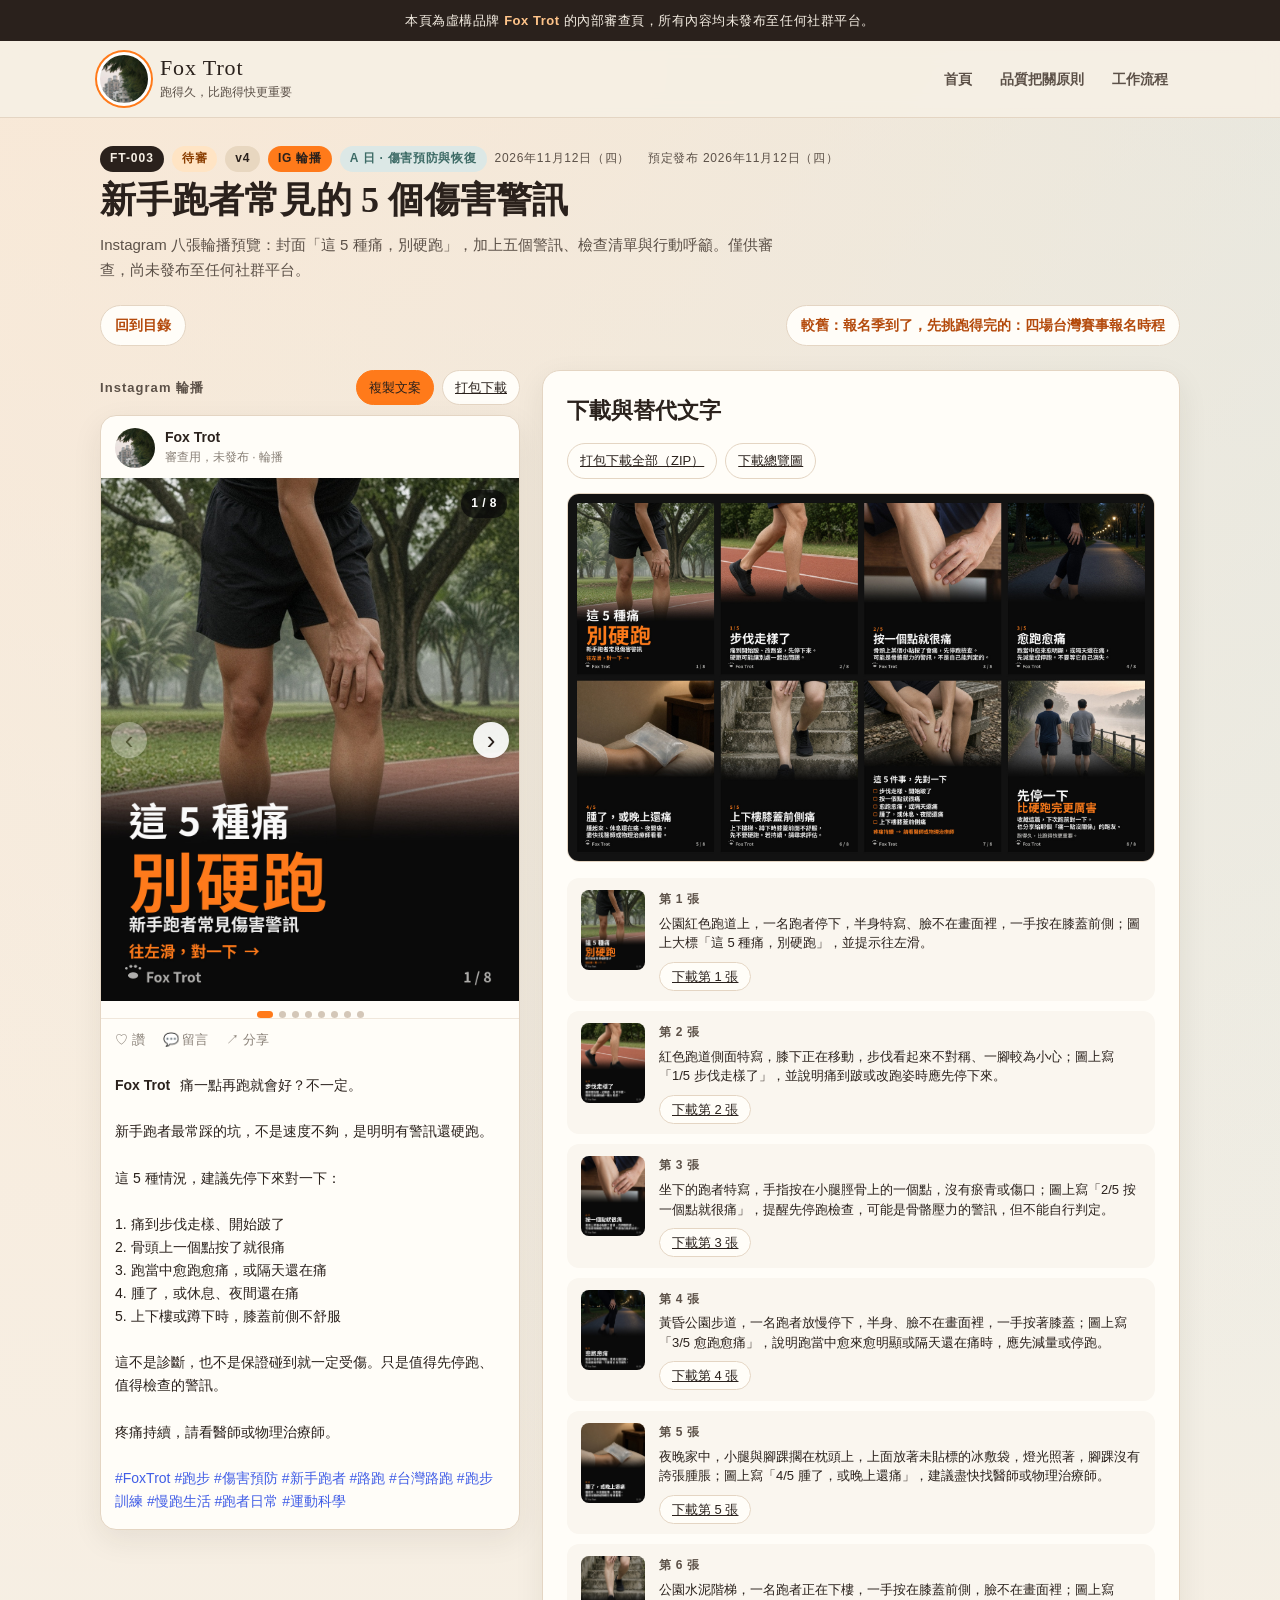
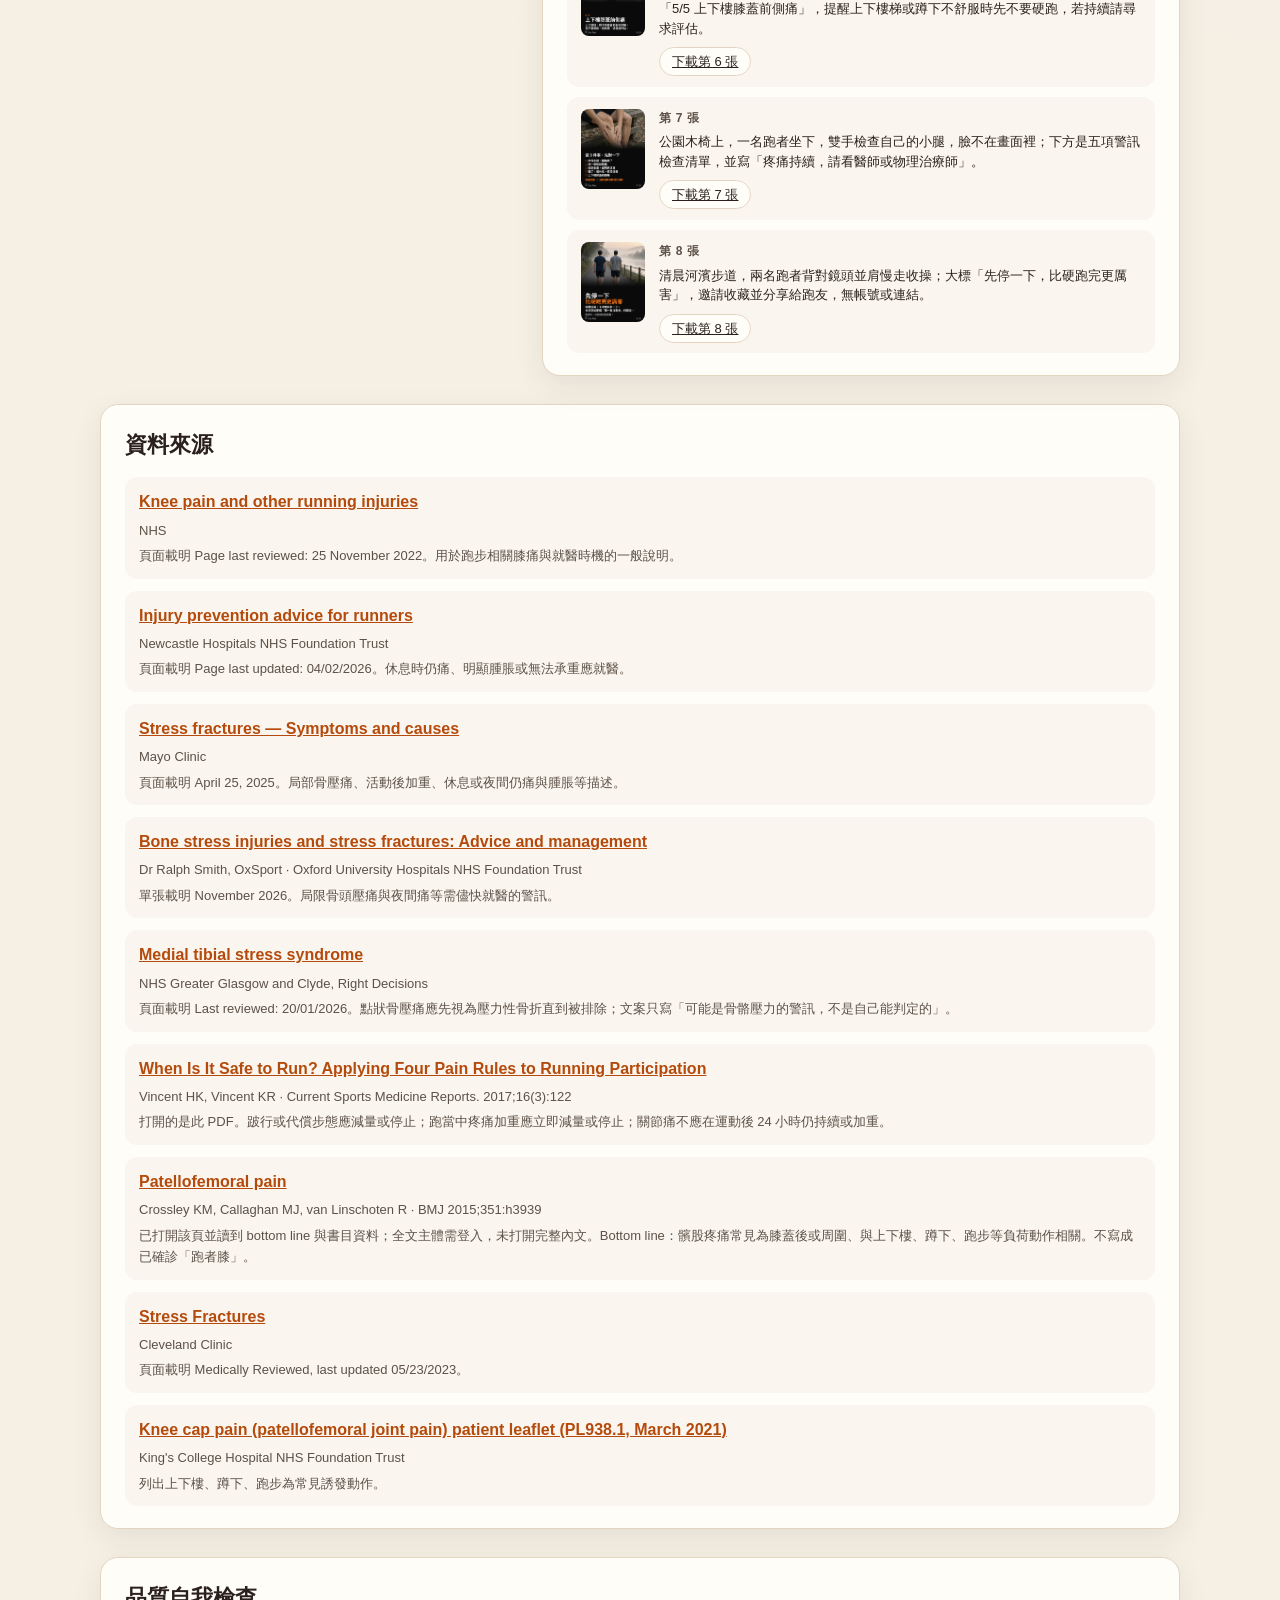
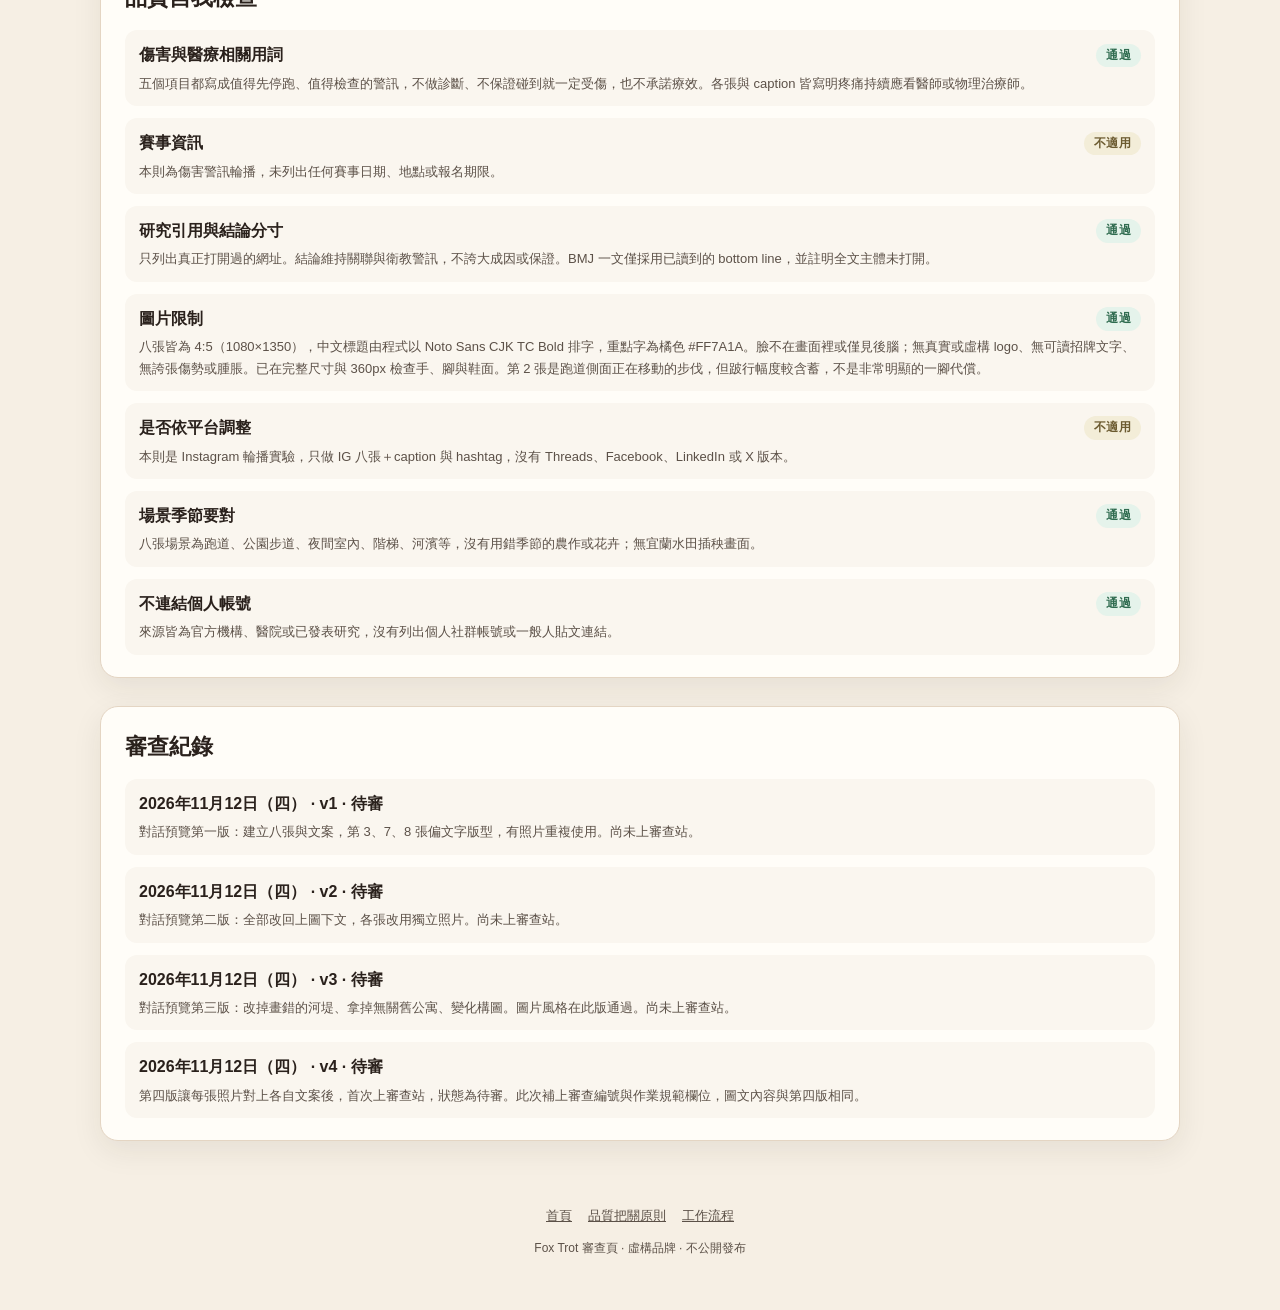
<file: posts/2026-11-12-ig-carousel.html>
<!DOCTYPE html>
<html lang="zh-Hant">
<head>
  <meta charset="utf-8">
  <meta name="viewport" content="width=device-width, initial-scale=1">
  <meta name="robots" content="noindex">
  <meta name="description" content="Fox Trot 審查頁：新手跑者常見的 5 個傷害警訊。所有內容均未發布至任何社群平台。">
  <title>新手跑者常見的 5 個傷害警訊 · Fox Trot 審查頁</title>
  <link rel="icon" href="../images/2026-11-11/avatar.jpg" type="image/jpeg">
  <link rel="stylesheet" href="../css/style.css?v=20261112d">
  
</head>
<body class="page-post page-ig-carousel">
  <!-- Generated by scripts/build_review_site.py; do not edit by hand. ASSET_VERSION=20261112d -->
  <div class="site-banner" role="note">
    本頁為虛構品牌 <strong>Fox Trot</strong> 的內部審查頁，所有內容均未發布至任何社群平台。
  </div>
  <header class="site-header">
    <div class="header-inner">
      <a class="brand" href="../index.html">
        <img class="brand-mark" src="../images/2026-11-11/avatar.jpg" alt="">
        <div class="brand-text">
          <p class="brand-name">Fox Trot</p>
          <p class="brand-tag">跑得久，比跑得快更重要</p>
        </div>
      </a>
      <nav class="site-nav" aria-label="主要"><a href="../index.html">首頁</a><a href="../quality.html">品質把關原則</a><a href="../workflow.html">工作流程</a></nav>
    </div>
  </header>
  <main class="site-main">
<header class="day-head"><div><p class="day-kicker"><span class="badge badge-id">FT-003</span><span class="badge badge-status badge-status-pending">待審</span><span class="badge badge-version">v4</span><span class="badge badge-type">IG 輪播</span><span class="badge">A 日 · 傷害預防與恢復</span><span class="badge badge-date">2026年11月12日（四）</span><span class="badge badge-plan">預定發布 2026年11月12日（四）</span></p><h1 class="day-title">新手跑者常見的 5 個傷害警訊</h1></div><p class="day-summary">Instagram 八張輪播預覽：封面「這 5 種痛，別硬跑」，加上五個警訊、檢查清單與行動呼籲。僅供審查，尚未發布至任何社群平台。</p></header><nav aria-label="前後則貼文"><ul class="post-pager"><li><a class="pager-home" href="../index.html#directory">回到目錄</a></li><li><a href="2026-11-12-daily.html">較舊：報名季到了，先挑跑得完的：四場台灣賽事報名時程</a></li></ul></nav><div class="carousel-layout"><div class="card-wrap ig carousel-preview" data-carousel="true"><div class="card-toolbar"><div class="platform-name">Instagram 輪播</div><div class="toolbar-actions"><button type="button" class="btn btn-primary js-copy" data-copy-for="copy-2026-11-12-ig-carousel">複製文案</button><textarea id="copy-2026-11-12-ig-carousel" class="visually-hidden" readonly>痛一點再跑就會好？不一定。

新手跑者最常踩的坑，不是速度不夠，是明明有警訊還硬跑。

這 5 種情況，建議先停下來對一下：

1. 痛到步伐走樣、開始跛了
2. 骨頭上一個點按了就很痛
3. 跑當中愈跑愈痛，或隔天還在痛
4. 腫了，或休息、夜間還在痛
5. 上下樓或蹲下時，膝蓋前側不舒服

這不是診斷，也不是保證碰到就一定受傷。只是值得先停跑、值得檢查的警訊。

疼痛持續，請看醫師或物理治療師。

#FoxTrot #跑步 #傷害預防 #新手跑者 #路跑 #台灣路跑 #跑步訓練 #慢跑生活 #跑者日常 #運動科學</textarea><a class="btn" href="../images/carousel-01/foxtrot-carousel-01.zip" download="foxtrot-carousel-01.zip" aria-label="打包下載：foxtrot-carousel-01.zip">打包下載</a></div></div><div class="post"><div class="post-user"><img class="avatar" src="../images/2026-11-11/avatar.jpg" alt="Fox Trot 頭像：河堤與水塔場景裁切，無人入鏡"><div><p class="user-name">Fox Trot</p><p class="user-meta">審查用，未發布 · 輪播</p></div></div><div class="carousel-frame"><div class="carousel-scroller" tabindex="0" role="region" aria-roledescription="carousel" aria-label="新手跑者常見的 5 個傷害警訊，可用左右鍵或滑動切換"><figure class="carousel-slide" id="2026-11-12-ig-carousel-slide-1"><img src="../images/carousel-01/slide-01.jpg" alt="公園紅色跑道上，一名跑者停下，半身特寫、臉不在畫面裡，一手按在膝蓋前側；圖上大標「這 5 種痛，別硬跑」，並提示往左滑。" draggable="false"></figure><figure class="carousel-slide" id="2026-11-12-ig-carousel-slide-2"><img src="../images/carousel-01/slide-02.jpg" alt="紅色跑道側面特寫，膝下正在移動，步伐看起來不對稱、一腳較為小心；圖上寫「1/5 步伐走樣了」，並說明痛到跛或改跑姿時應先停下來。" draggable="false"></figure><figure class="carousel-slide" id="2026-11-12-ig-carousel-slide-3"><img src="../images/carousel-01/slide-03.jpg" alt="坐下的跑者特寫，手指按在小腿脛骨上的一個點，沒有瘀青或傷口；圖上寫「2/5 按一個點就很痛」，提醒先停跑檢查，可能是骨骼壓力的警訊，但不能自行判定。" draggable="false"></figure><figure class="carousel-slide" id="2026-11-12-ig-carousel-slide-4"><img src="../images/carousel-01/slide-04.jpg" alt="黃昏公園步道，一名跑者放慢停下，半身、臉不在畫面裡，一手按著膝蓋；圖上寫「3/5 愈跑愈痛」，說明跑當中愈來愈明顯或隔天還在痛時，應先減量或停跑。" draggable="false"></figure><figure class="carousel-slide" id="2026-11-12-ig-carousel-slide-5"><img src="../images/carousel-01/slide-05.jpg" alt="夜晚家中，小腿與腳踝擱在枕頭上，上面放著未貼標的冰敷袋，燈光照著，腳踝沒有誇張腫脹；圖上寫「4/5 腫了，或晚上還痛」，建議盡快找醫師或物理治療師。" draggable="false"></figure><figure class="carousel-slide" id="2026-11-12-ig-carousel-slide-6"><img src="../images/carousel-01/slide-06.jpg" alt="公園水泥階梯，一名跑者正在下樓，一手按在膝蓋前側，臉不在畫面裡；圖上寫「5/5 上下樓膝蓋前側痛」，提醒上下樓梯或蹲下不舒服時先不要硬跑，若持續請尋求評估。" draggable="false"></figure><figure class="carousel-slide" id="2026-11-12-ig-carousel-slide-7"><img src="../images/carousel-01/slide-07.jpg" alt="公園木椅上，一名跑者坐下，雙手檢查自己的小腿，臉不在畫面裡；下方是五項警訊檢查清單，並寫「疼痛持續，請看醫師或物理治療師」。" draggable="false"></figure><figure class="carousel-slide" id="2026-11-12-ig-carousel-slide-8"><img src="../images/carousel-01/slide-08.jpg" alt="清晨河濱步道，兩名跑者背對鏡頭並肩慢走收操；大標「先停一下，比硬跑完更厲害」，邀請收藏並分享給跑友，無帳號或連結。" draggable="false"></figure></div><button type="button" class="carousel-nav carousel-prev" aria-label="上一張">‹</button><button type="button" class="carousel-nav carousel-next" aria-label="下一張">›</button><div class="carousel-counter">1 / 8</div><div class="visually-hidden carousel-live" aria-live="polite"></div></div><div class="carousel-dots" role="tablist" aria-label="選擇張數"><button type="button" class="carousel-dot is-active" role="tab" aria-label="第 1 張" aria-selected="true"></button><button type="button" class="carousel-dot" role="tab" aria-label="第 2 張" aria-selected="false"></button><button type="button" class="carousel-dot" role="tab" aria-label="第 3 張" aria-selected="false"></button><button type="button" class="carousel-dot" role="tab" aria-label="第 4 張" aria-selected="false"></button><button type="button" class="carousel-dot" role="tab" aria-label="第 5 張" aria-selected="false"></button><button type="button" class="carousel-dot" role="tab" aria-label="第 6 張" aria-selected="false"></button><button type="button" class="carousel-dot" role="tab" aria-label="第 7 張" aria-selected="false"></button><button type="button" class="carousel-dot" role="tab" aria-label="第 8 張" aria-selected="false"></button></div><div class="icon-row"><span>♡  讚</span><span>💬  留言</span><span>↗  分享</span></div><div class="ig-caption"><span class="ig-name">Fox Trot</span> 痛一點再跑就會好？不一定。

新手跑者最常踩的坑，不是速度不夠，是明明有警訊還硬跑。

這 5 種情況，建議先停下來對一下：

1. 痛到步伐走樣、開始跛了
2. 骨頭上一個點按了就很痛
3. 跑當中愈跑愈痛，或隔天還在痛
4. 腫了，或休息、夜間還在痛
5. 上下樓或蹲下時，膝蓋前側不舒服

這不是診斷，也不是保證碰到就一定受傷。只是值得先停跑、值得檢查的警訊。

疼痛持續，請看醫師或物理治療師。<span class="ig-tags">

#FoxTrot #跑步 #傷害預防 #新手跑者 #路跑 #台灣路跑 #跑步訓練 #慢跑生活 #跑者日常 #運動科學</span></div></div></div><div class="carousel-meta"><section class="panel carousel-side-panel"><h3>下載與替代文字</h3><div class="toolbar-actions carousel-all-actions"><a class="btn" href="../images/carousel-01/foxtrot-carousel-01.zip" download="foxtrot-carousel-01.zip" aria-label="打包下載全部（ZIP）：foxtrot-carousel-01.zip">打包下載全部（ZIP）</a><a class="btn" href="../images/carousel-01/contact-sheet.jpg" download="foxtrot-carousel-01-contact-sheet.jpg" aria-label="下載總覽圖：八張 4:5 輪播縮圖總覽，由左上到右下依序為封面與第 1 到第 8 張。">下載總覽圖</a></div><a class="contact-sheet-link" href="../images/carousel-01/contact-sheet.jpg" download="foxtrot-carousel-01-contact-sheet.jpg"><img src="../images/carousel-01/contact-sheet.jpg" alt="八張 4:5 輪播縮圖總覽，由左上到右下依序為封面與第 1 到第 8 張。"></a><ol class="slide-download-list"><li><img class="slide-list-thumb" src="../images/carousel-01/slide-01.jpg" alt=""><div><div class="slide-download-label">第 1 張</div><p class="slide-alt">公園紅色跑道上，一名跑者停下，半身特寫、臉不在畫面裡，一手按在膝蓋前側；圖上大標「這 5 種痛，別硬跑」，並提示往左滑。</p><a class="btn" href="../images/carousel-01/slide-01.jpg" download="foxtrot-carousel-01-slide-01.jpg" aria-label="下載第 1 張：公園紅色跑道上，一名跑者停下，半身特寫、臉不在畫面裡，一手按在膝蓋前側；圖上大標「這 5 種痛，別硬跑」，並提示往左滑。">下載第 1 張</a></div></li><li><img class="slide-list-thumb" src="../images/carousel-01/slide-02.jpg" alt=""><div><div class="slide-download-label">第 2 張</div><p class="slide-alt">紅色跑道側面特寫，膝下正在移動，步伐看起來不對稱、一腳較為小心；圖上寫「1/5 步伐走樣了」，並說明痛到跛或改跑姿時應先停下來。</p><a class="btn" href="../images/carousel-01/slide-02.jpg" download="foxtrot-carousel-01-slide-02.jpg" aria-label="下載第 2 張：紅色跑道側面特寫，膝下正在移動，步伐看起來不對稱、一腳較為小心；圖上寫「1/5 步伐走樣了」，並說明痛到跛或改跑姿時應先停下來。">下載第 2 張</a></div></li><li><img class="slide-list-thumb" src="../images/carousel-01/slide-03.jpg" alt=""><div><div class="slide-download-label">第 3 張</div><p class="slide-alt">坐下的跑者特寫，手指按在小腿脛骨上的一個點，沒有瘀青或傷口；圖上寫「2/5 按一個點就很痛」，提醒先停跑檢查，可能是骨骼壓力的警訊，但不能自行判定。</p><a class="btn" href="../images/carousel-01/slide-03.jpg" download="foxtrot-carousel-01-slide-03.jpg" aria-label="下載第 3 張：坐下的跑者特寫，手指按在小腿脛骨上的一個點，沒有瘀青或傷口；圖上寫「2/5 按一個點就很痛」，提醒先停跑檢查，可能是骨骼壓力的警訊，但不能自行判定。">下載第 3 張</a></div></li><li><img class="slide-list-thumb" src="../images/carousel-01/slide-04.jpg" alt=""><div><div class="slide-download-label">第 4 張</div><p class="slide-alt">黃昏公園步道，一名跑者放慢停下，半身、臉不在畫面裡，一手按著膝蓋；圖上寫「3/5 愈跑愈痛」，說明跑當中愈來愈明顯或隔天還在痛時，應先減量或停跑。</p><a class="btn" href="../images/carousel-01/slide-04.jpg" download="foxtrot-carousel-01-slide-04.jpg" aria-label="下載第 4 張：黃昏公園步道，一名跑者放慢停下，半身、臉不在畫面裡，一手按著膝蓋；圖上寫「3/5 愈跑愈痛」，說明跑當中愈來愈明顯或隔天還在痛時，應先減量或停跑。">下載第 4 張</a></div></li><li><img class="slide-list-thumb" src="../images/carousel-01/slide-05.jpg" alt=""><div><div class="slide-download-label">第 5 張</div><p class="slide-alt">夜晚家中，小腿與腳踝擱在枕頭上，上面放著未貼標的冰敷袋，燈光照著，腳踝沒有誇張腫脹；圖上寫「4/5 腫了，或晚上還痛」，建議盡快找醫師或物理治療師。</p><a class="btn" href="../images/carousel-01/slide-05.jpg" download="foxtrot-carousel-01-slide-05.jpg" aria-label="下載第 5 張：夜晚家中，小腿與腳踝擱在枕頭上，上面放著未貼標的冰敷袋，燈光照著，腳踝沒有誇張腫脹；圖上寫「4/5 腫了，或晚上還痛」，建議盡快找醫師或物理治療師。">下載第 5 張</a></div></li><li><img class="slide-list-thumb" src="../images/carousel-01/slide-06.jpg" alt=""><div><div class="slide-download-label">第 6 張</div><p class="slide-alt">公園水泥階梯，一名跑者正在下樓，一手按在膝蓋前側，臉不在畫面裡；圖上寫「5/5 上下樓膝蓋前側痛」，提醒上下樓梯或蹲下不舒服時先不要硬跑，若持續請尋求評估。</p><a class="btn" href="../images/carousel-01/slide-06.jpg" download="foxtrot-carousel-01-slide-06.jpg" aria-label="下載第 6 張：公園水泥階梯，一名跑者正在下樓，一手按在膝蓋前側，臉不在畫面裡；圖上寫「5/5 上下樓膝蓋前側痛」，提醒上下樓梯或蹲下不舒服時先不要硬跑，若持續請尋求評估。">下載第 6 張</a></div></li><li><img class="slide-list-thumb" src="../images/carousel-01/slide-07.jpg" alt=""><div><div class="slide-download-label">第 7 張</div><p class="slide-alt">公園木椅上，一名跑者坐下，雙手檢查自己的小腿，臉不在畫面裡；下方是五項警訊檢查清單，並寫「疼痛持續，請看醫師或物理治療師」。</p><a class="btn" href="../images/carousel-01/slide-07.jpg" download="foxtrot-carousel-01-slide-07.jpg" aria-label="下載第 7 張：公園木椅上，一名跑者坐下，雙手檢查自己的小腿，臉不在畫面裡；下方是五項警訊檢查清單，並寫「疼痛持續，請看醫師或物理治療師」。">下載第 7 張</a></div></li><li><img class="slide-list-thumb" src="../images/carousel-01/slide-08.jpg" alt=""><div><div class="slide-download-label">第 8 張</div><p class="slide-alt">清晨河濱步道，兩名跑者背對鏡頭並肩慢走收操；大標「先停一下，比硬跑完更厲害」，邀請收藏並分享給跑友，無帳號或連結。</p><a class="btn" href="../images/carousel-01/slide-08.jpg" download="foxtrot-carousel-01-slide-08.jpg" aria-label="下載第 8 張：清晨河濱步道，兩名跑者背對鏡頭並肩慢走收操；大標「先停一下，比硬跑完更厲害」，邀請收藏並分享給跑友，無帳號或連結。">下載第 8 張</a></div></li></ol></section></div></div><section class="panel" id="sources">
<h3>資料來源</h3>
<ul class="source-list"><li><a href="https://www.nhs.uk/live-well/exercise/knee-pain-and-other-running-injuries/" target="_blank" rel="noopener noreferrer">Knee pain and other running injuries</a><p class="source-meta">NHS</p><p class="source-note">頁面載明 Page last reviewed: 25 November 2022。用於跑步相關膝痛與就醫時機的一般說明。</p></li><li><a href="https://www.newcastle-hospitals.nhs.uk/services/injury-prevention-advice-for-runners/" target="_blank" rel="noopener noreferrer">Injury prevention advice for runners</a><p class="source-meta">Newcastle Hospitals NHS Foundation Trust</p><p class="source-note">頁面載明 Page last updated: 04/02/2026。休息時仍痛、明顯腫脹或無法承重應就醫。</p></li><li><a href="https://www.mayoclinic.org/diseases-conditions/stress-fractures/symptoms-causes/syc-20354057" target="_blank" rel="noopener noreferrer">Stress fractures — Symptoms and causes</a><p class="source-meta">Mayo Clinic</p><p class="source-note">頁面載明 April 25, 2025。局部骨壓痛、活動後加重、休息或夜間仍痛與腫脹等描述。</p></li><li><a href="https://www.ouh.nhs.uk/media/wpdnexqu/86719fractures.pdf" target="_blank" rel="noopener noreferrer">Bone stress injuries and stress fractures: Advice and management</a><p class="source-meta">Dr Ralph Smith, OxSport · Oxford University Hospitals NHS Foundation Trust</p><p class="source-note">單張載明 November 2026。局限骨頭壓痛與夜間痛等需儘快就醫的警訊。</p></li><li><a href="https://www.rightdecisions.scot.nhs.uk/ggc-msk-foot-and-ankle/lower-leg/medial-tibial-stress-syndrome" target="_blank" rel="noopener noreferrer">Medial tibial stress syndrome</a><p class="source-meta">NHS Greater Glasgow and Clyde, Right Decisions</p><p class="source-note">頁面載明 Last reviewed: 20/01/2026。點狀骨壓痛應先視為壓力性骨折直到被排除；文案只寫「可能是骨骼壓力的警訊，不是自己能判定的」。</p></li><li><a href="https://pmr.med.ufl.edu/wordpress/files/2022/09/Four-pain-rules-to-running-participation.pdf" target="_blank" rel="noopener noreferrer">When Is It Safe to Run? Applying Four Pain Rules to Running Participation</a><p class="source-meta">Vincent HK, Vincent KR · Current Sports Medicine Reports. 2017;16(3):122</p><p class="source-note">打開的是此 PDF。跛行或代償步態應減量或停止；跑當中疼痛加重應立即減量或停止；關節痛不應在運動後 24 小時仍持續或加重。</p></li><li><a href="https://www.bmj.com/content/351/bmj.h3939" target="_blank" rel="noopener noreferrer">Patellofemoral pain</a><p class="source-meta">Crossley KM, Callaghan MJ, van Linschoten R · BMJ 2015;351:h3939</p><p class="source-note">已打開該頁並讀到 bottom line 與書目資料；全文主體需登入，未打開完整內文。Bottom line：髕股疼痛常見為膝蓋後或周圍、與上下樓、蹲下、跑步等負荷動作相關。不寫成已確診「跑者膝」。</p></li><li><a href="https://my.clevelandclinic.org/health/diseases/15841-stress-fractures" target="_blank" rel="noopener noreferrer">Stress Fractures</a><p class="source-meta">Cleveland Clinic</p><p class="source-note">頁面載明 Medically Reviewed, last updated 05/23/2023。</p></li><li><a href="https://www.kch.nhs.uk/wp-content/uploads/2023/01/pl-938.1-knee-cap-pain-patellofemoral-joint-pain.pdf" target="_blank" rel="noopener noreferrer">Knee cap pain (patellofemoral joint pain) patient leaflet (PL938.1, March 2021)</a><p class="source-meta">King&#x27;s College Hospital NHS Foundation Trust</p><p class="source-note">列出上下樓、蹲下、跑步為常見誘發動作。</p></li></ul>
</section><section class="panel" id="self-check">
<h3>品質自我檢查</h3>
<ul class="check-list"><li><div class="check-head"><span class="check-item">傷害與醫療相關用詞</span><span class="pill pill-pass">通過</span></div><p class="check-note">五個項目都寫成值得先停跑、值得檢查的警訊，不做診斷、不保證碰到就一定受傷，也不承諾療效。各張與 caption 皆寫明疼痛持續應看醫師或物理治療師。</p></li><li><div class="check-head"><span class="check-item">賽事資訊</span><span class="pill pill-na">不適用</span></div><p class="check-note">本則為傷害警訊輪播，未列出任何賽事日期、地點或報名期限。</p></li><li><div class="check-head"><span class="check-item">研究引用與結論分寸</span><span class="pill pill-pass">通過</span></div><p class="check-note">只列出真正打開過的網址。結論維持關聯與衛教警訊，不誇大成因或保證。BMJ 一文僅採用已讀到的 bottom line，並註明全文主體未打開。</p></li><li><div class="check-head"><span class="check-item">圖片限制</span><span class="pill pill-pass">通過</span></div><p class="check-note">八張皆為 4:5（1080×1350），中文標題由程式以 Noto Sans CJK TC Bold 排字，重點字為橘色 #FF7A1A。臉不在畫面裡或僅見後腦；無真實或虛構 logo、無可讀招牌文字、無誇張傷勢或腫脹。已在完整尺寸與 360px 檢查手、腳與鞋面。第 2 張是跑道側面正在移動的步伐，但跛行幅度較含蓄，不是非常明顯的一腳代償。</p></li><li><div class="check-head"><span class="check-item">是否依平台調整</span><span class="pill pill-na">不適用</span></div><p class="check-note">本則是 Instagram 輪播實驗，只做 IG 八張＋caption 與 hashtag，沒有 Threads、Facebook、LinkedIn 或 X 版本。</p></li><li><div class="check-head"><span class="check-item">場景季節要對</span><span class="pill pill-pass">通過</span></div><p class="check-note">八張場景為跑道、公園步道、夜間室內、階梯、河濱等，沒有用錯季節的農作或花卉；無宜蘭水田插秧畫面。</p></li><li><div class="check-head"><span class="check-item">不連結個人帳號</span><span class="pill pill-pass">通過</span></div><p class="check-note">來源皆為官方機構、醫院或已發表研究，沒有列出個人社群帳號或一般人貼文連結。</p></li></ul>
</section><section class="panel" id="review-history"><h3>審查紀錄</h3><ul class="check-list"><li><div class="check-head"><span class="check-item">2026年11月12日（四） · v1 · 待審</span></div><p class="check-note">對話預覽第一版：建立八張與文案，第 3、7、8 張偏文字版型，有照片重複使用。尚未上審查站。</p></li><li><div class="check-head"><span class="check-item">2026年11月12日（四） · v2 · 待審</span></div><p class="check-note">對話預覽第二版：全部改回上圖下文，各張改用獨立照片。尚未上審查站。</p></li><li><div class="check-head"><span class="check-item">2026年11月12日（四） · v3 · 待審</span></div><p class="check-note">對話預覽第三版：改掉畫錯的河堤、拿掉無關舊公寓、變化構圖。圖片風格在此版通過。尚未上審查站。</p></li><li><div class="check-head"><span class="check-item">2026年11月12日（四） · v4 · 待審</span></div><p class="check-note">第四版讓每張照片對上各自文案後，首次上審查站，狀態為待審。此次補上審查編號與作業規範欄位，圖文內容與第四版相同。</p></li></ul></section>
  </main>
  <footer class="site-footer">
    <p class="site-footer-nav"><a href="../index.html">首頁</a><a href="../quality.html">品質把關原則</a><a href="../workflow.html">工作流程</a></p>
    <p>Fox Trot 審查頁 · 虛構品牌 · 不公開發布</p>
  </footer>
  <div id="toast" class="toast" hidden role="status"></div>
  <div id="copy-modal" class="modal" hidden>
    <div class="modal-card" role="dialog" aria-labelledby="copy-modal-title">
      <h2 id="copy-modal-title">請手動複製</h2>
      <p>瀏覽器無法自動複製時，請直接選取下方文字。</p>
      <textarea id="copy-modal-text" readonly></textarea>
      <div class="modal-actions">
        <button type="button" id="copy-modal-select" class="btn btn-primary">選取全部</button>
        <button type="button" id="copy-modal-close" class="btn">關閉</button>
      </div>
    </div>
  </div>
  <script src="../js/site.js?v=20261112d"></script>
</body>
</html>
</file>
<file: css/style.css>
:root {
  --ink: #2a211c;
  --ink-soft: #5c5148;
  --paper: #f6efe4;
  --paper-2: #efe4d4;
  --card: #fffdf8;
  --rust: #FF7A1A;       /* brand orange; large type on dark */
  --rust-deep: #B44A0C;  /* links and deep hover; AA on paper */
  --teal: #3d6b66;
  --teal-soft: #dce8e6;
  --sand: #e8d7c0;
  --line: #e4d5c3;
  --ok: #2f6b4f;
  --ok-bg: #e5f3eb;
  --na: #6b5a2f;
  --na-bg: #f3edd8;
  --fail: #8a2d2d;
  --fail-bg: #f8e4e4;
  --shadow: 0 10px 30px rgba(42, 33, 28, 0.08);
  --radius: 18px;
  --sans: "PingFang TC", "Noto Sans TC", "Hiragino Kaku Gothic ProN", "Microsoft JhengHei", sans-serif;
  --serif: "Iowan Old Style", "Source Han Serif TC", "Noto Serif TC", "Songti TC", "PMingLiU", Georgia, serif;
  --mono: "SFMono-Regular", "Source Code Pro", Menlo, Consolas, monospace;
}

* { box-sizing: border-box; }
html { scroll-behavior: smooth; }
body {
  margin: 0;
  color: var(--ink);
  background:
    radial-gradient(circle at 10% -10%, #fbe7d3 0, transparent 42%),
    radial-gradient(circle at 100% 0, #dce8e6 0, transparent 36%),
    var(--paper);
  font-family: var(--sans);
  line-height: 1.65;
}

img { max-width: 100%; display: block; }
button, select, textarea { font: inherit; }
a { color: var(--rust-deep); }

.site-banner {
  background: var(--ink);
  color: #f6efe4;
  text-align: center;
  font-size: 13px;
  letter-spacing: 0.04em;
  padding: 10px 16px;
}
.site-banner strong { color: #FFC48A; font-weight: 700; }

.site-header {
  position: sticky;
  top: 0;
  z-index: 20;
  background: rgba(246, 239, 228, 0.92);
  backdrop-filter: blur(10px);
  border-bottom: 1px solid var(--line);
}
.header-inner {
  max-width: 1120px;
  margin: 0 auto;
  padding: 14px 20px;
  display: flex;
  align-items: center;
  justify-content: space-between;
  gap: 16px;
}
.brand {
  display: flex;
  align-items: center;
  gap: 12px;
  text-decoration: none;
  color: inherit;
}
.brand-mark {
  width: 48px;
  height: 48px;
  border-radius: 50%;
  object-fit: cover;
  background: #fff;
  box-shadow: 0 0 0 3px #fff, 0 0 0 5px var(--rust);
}
.brand-name {
  margin: 0;
  font-family: var(--serif);
  font-size: 22px;
  letter-spacing: 0.04em;
  line-height: 1.1;
}
.brand-tag {
  margin: 2px 0 0;
  color: var(--ink-soft);
  font-size: 12px;
}
.date-switcher {
  display: flex;
  flex-direction: column;
  gap: 4px;
  font-size: 12px;
  color: var(--ink-soft);
}
.date-switcher select {
  min-width: 190px;
  border: 1px solid var(--line);
  background: var(--card);
  border-radius: 999px;
  padding: 8px 14px;
  color: var(--ink);
}

.site-main {
  max-width: 1120px;
  margin: 0 auto;
  padding: 28px 20px 64px;
}
.loading, .empty { color: var(--ink-soft); }

.day-block + .day-block {
  margin-top: 72px;
  padding-top: 48px;
  border-top: 2px dashed var(--sand);
}

.day-head {
  display: flex;
  flex-wrap: wrap;
  align-items: flex-end;
  justify-content: space-between;
  gap: 12px;
  margin-bottom: 22px;
}
.day-kicker {
  margin: 0 0 6px;
  display: flex;
  flex-wrap: wrap;
  gap: 8px;
  align-items: center;
}
.badge {
  display: inline-flex;
  align-items: center;
  border-radius: 999px;
  padding: 3px 10px;
  font-size: 12px;
  letter-spacing: 0.06em;
  background: var(--teal-soft);
  color: var(--teal);
  font-weight: 700;
}
.badge-date {
  background: transparent;
  color: var(--ink-soft);
  padding-left: 0;
  font-weight: 500;
}
.day-title {
  margin: 0;
  font-family: var(--serif);
  font-size: clamp(26px, 4vw, 36px);
  line-height: 1.25;
  max-width: 18em;
}
.day-summary {
  margin: 0;
  max-width: 42em;
  color: var(--ink-soft);
  font-size: 15px;
}

.cards {
  display: grid;
  grid-template-columns: 1fr;
  gap: 22px;
}
@media (min-width: 900px) {
  .cards { grid-template-columns: 1fr 1fr; }
  .card-wrap.span-2 { grid-column: 1 / -1; }
}

.card-wrap {
  display: flex;
  flex-direction: column;
  gap: 10px;
}
.card-toolbar {
  display: flex;
  flex-wrap: wrap;
  align-items: center;
  justify-content: space-between;
  gap: 8px;
}
.platform-name {
  font-size: 13px;
  font-weight: 700;
  letter-spacing: 0.08em;
  text-transform: none;
  color: var(--ink-soft);
}
.toolbar-actions { display: flex; gap: 8px; flex-wrap: wrap; }

.btn {
  border: 1px solid var(--line);
  background: var(--card);
  color: var(--ink);
  border-radius: 999px;
  padding: 6px 12px;
  font-size: 13px;
  cursor: pointer;
}
.btn:hover { border-color: var(--rust); color: var(--rust-deep); }
.btn-primary {
  background: var(--rust);
  border-color: var(--rust);
  color: var(--ink); /* dark text: white on #FF7A1A fails contrast */
}
.btn-primary:hover { background: #F26A10; color: var(--ink); }

/* Shared post chrome */
.post {
  background: var(--card);
  border: 1px solid var(--line);
  border-radius: var(--radius);
  box-shadow: var(--shadow);
  overflow: hidden;
}
.post-user {
  display: flex;
  align-items: center;
  gap: 10px;
  padding: 12px 14px 10px;
}
.avatar {
  width: 40px;
  height: 40px;
  border-radius: 50%;
  object-fit: cover;
  background: #fff;
  flex-shrink: 0;
}
.user-name { margin: 0; font-weight: 700; font-size: 14px; line-height: 1.2; }
.user-meta { margin: 2px 0 0; color: #8a8178; font-size: 12px; }
.post-text {
  padding: 0 14px 12px;
  white-space: pre-wrap;
  font-size: 15px;
}
.post-image-wrap { position: relative; }
.post-image-wrap img { width: 100%; height: auto; }
.ratio-4x5 img { aspect-ratio: 4 / 5; object-fit: cover; }
.ratio-16x9 img { aspect-ratio: 16 / 9; object-fit: cover; }
.ratio-1x1 img { aspect-ratio: 1 / 1; object-fit: cover; }
.icon-row {
  display: flex;
  gap: 18px;
  padding: 10px 14px 12px;
  color: #8a8178;
  font-size: 13px;
  border-top: 1px solid #f0e7db;
}
.icon-row span { cursor: default; }

/* Web article */
.article {
  padding: 0 0 28px;
}
.article-hero img {
  width: 100%;
  aspect-ratio: 16 / 9;
  object-fit: cover;
}
.article-body {
  padding: 28px 28px 8px;
  max-width: 760px;
}
.article-kicker {
  margin: 0 0 8px;
  color: var(--teal);
  font-size: 12px;
  letter-spacing: 0.14em;
  font-weight: 700;
}
.article h2, .article h3 {
  font-family: var(--serif);
  line-height: 1.3;
}
.article-title {
  margin: 0 0 12px;
  font-size: clamp(28px, 4vw, 40px);
}
.article-dek {
  margin: 0 0 8px;
  font-size: 18px;
  color: var(--ink-soft);
}
.article-byline {
  margin: 0 0 20px;
  color: #8a8178;
  font-size: 13px;
}
.article h3 {
  margin: 28px 0 10px;
  font-size: 22px;
}
.article p { margin: 0 0 14px; font-size: 16px; }
.article ol {
  margin: 0 0 16px;
  padding-left: 1.3em;
}
.article li { margin: 0 0 8px; }
.article-count {
  margin-top: 18px;
  color: #8a8178;
  font-size: 12px;
}

/* Threads */
.threads .post { border-radius: 20px; }
.threads .post-text { font-size: 16px; }
.threads .avatar { border-radius: 50%; }

/* Instagram */
.ig .post { border-radius: 16px; }
.ig-caption {
  padding: 12px 14px 16px;
  font-size: 14px;
  white-space: pre-wrap;
}
.ig-caption .ig-name { font-weight: 700; margin-right: 6px; }
.ig-tags { color: #405de6; }

/* Facebook */
.fb .icon-row { justify-content: space-around; }

/* LinkedIn */
.li .post-user { align-items: flex-start; }
.li-follow {
  margin-left: auto;
  border: 1px solid #0a66c2;
  color: #0a66c2;
  border-radius: 999px;
  padding: 3px 10px;
  font-size: 12px;
  font-weight: 700;
}
.li .post-text { font-size: 14px; }

/* X */
.x .post { border-radius: 16px; }
.x-handle { color: #8a8178; font-weight: 400; }
.x .post-text { font-size: 16px; }

/* Sources + checks */
.panel {
  margin-top: 28px;
  background: var(--card);
  border: 1px solid var(--line);
  border-radius: var(--radius);
  padding: 22px 24px;
  box-shadow: var(--shadow);
}
.panel h3 {
  margin: 0 0 14px;
  font-family: var(--serif);
  font-size: 22px;
}
.source-list, .check-list {
  list-style: none;
  margin: 0;
  padding: 0;
  display: grid;
  gap: 12px;
}
.source-list li, .check-list li {
  padding: 12px 14px;
  background: #faf6ef;
  border-radius: 12px;
}
.source-list a { font-weight: 700; }
.source-meta, .source-note, .check-note {
  margin: 4px 0 0;
  color: var(--ink-soft);
  font-size: 13px;
}
.check-head {
  display: flex;
  align-items: center;
  justify-content: space-between;
  gap: 10px;
}
.check-item { font-weight: 700; }
.pill {
  border-radius: 999px;
  padding: 2px 10px;
  font-size: 12px;
  font-weight: 700;
  letter-spacing: 0.04em;
}
.pill-pass { background: var(--ok-bg); color: var(--ok); }
.pill-fail { background: var(--fail-bg); color: var(--fail); }
.pill-na { background: var(--na-bg); color: var(--na); }

.site-footer {
  text-align: center;
  color: var(--ink-soft);
  font-size: 12px;
  padding: 0 20px 40px;
}

.toast {
  position: fixed;
  left: 50%;
  bottom: 24px;
  transform: translateX(-50%);
  background: var(--ink);
  color: #fff;
  padding: 10px 16px;
  border-radius: 999px;
  font-size: 14px;
  z-index: 40;
  box-shadow: var(--shadow);
}
.modal {
  position: fixed;
  inset: 0;
  background: rgba(42, 33, 28, 0.45);
  display: grid;
  place-items: center;
  z-index: 50;
  padding: 20px;
}
.modal[hidden], .toast[hidden] { display: none; }
.modal-card {
  width: min(560px, 100%);
  background: var(--card);
  border-radius: 16px;
  padding: 20px;
}
.modal-card h2 { margin: 0 0 8px; font-family: var(--serif); }
.modal-card textarea {
  width: 100%;
  min-height: 200px;
  margin: 12px 0;
  padding: 10px;
  border: 1px solid var(--line);
  border-radius: 10px;
  resize: vertical;
}
.modal-actions { display: flex; gap: 8px; justify-content: flex-end; }

@media (max-width: 640px) {
  .header-inner { align-items: flex-start; }
  .article-body { padding: 22px 18px 8px; }
  .brand-name { font-size: 20px; }
}

.article-toggle {
  margin: 4px 0 8px;
}
.article-rest[hidden] {
  display: none !important;
}
.article-rest {
  margin-top: 8px;
}

.header-tools {
  display: flex;
  flex-wrap: wrap;
  align-items: flex-end;
  justify-content: flex-end;
  gap: 12px;
}
.type-filter {
  display: inline-flex;
  flex-wrap: wrap;
  border: 1px solid var(--line);
  border-radius: 999px;
  overflow: hidden;
  background: var(--card);
}
.type-filter .type-tab {
  border: 0;
  border-right: 1px solid var(--line);
  background: transparent;
  padding: 8px 14px;
  font: inherit;
  font-size: 13px;
  font-weight: 700;
  color: var(--ink-soft);
  cursor: pointer;
  line-height: 1.2;
}
.type-filter .type-tab:last-child { border-right: 0; }
.type-filter .type-tab:hover { color: var(--rust-deep); }
.type-filter .type-tab.is-active,
.type-filter .type-tab[aria-selected="true"] {
  background: var(--rust);
  color: var(--ink);
}

.badge-type {
  background: var(--rust);
  color: var(--ink);
}

.carousel-layout {
  display: grid;
  grid-template-columns: 1fr;
  gap: 22px;
  align-items: start;
}
@media (min-width: 900px) {
  .carousel-layout {
    grid-template-columns: minmax(280px, 420px) 1fr;
  }
}
.carousel-preview { min-width: 0; }
.carousel-frame {
  position: relative;
  background: #111;
}
.carousel-scroller {
  display: flex;
  overflow-x: auto;
  overflow-y: hidden;
  scroll-snap-type: x mandatory;
  scroll-behavior: smooth;
  -webkit-overflow-scrolling: touch;
  scrollbar-width: none;
  outline: none;
}
.carousel-scroller::-webkit-scrollbar { display: none; }
.carousel-scroller:focus-visible {
  box-shadow: inset 0 0 0 3px var(--rust);
}
.carousel-slide {
  flex: 0 0 100%;
  margin: 0;
  scroll-snap-align: start;
  scroll-snap-stop: always;
}
.carousel-slide img {
  width: 100%;
  aspect-ratio: 4 / 5;
  object-fit: cover;
  display: block;
}
.carousel-nav {
  position: absolute;
  top: 50%;
  transform: translateY(-50%);
  width: 36px;
  height: 36px;
  border: 0;
  border-radius: 50%;
  background: rgba(255, 255, 255, 0.92);
  color: var(--ink);
  font-size: 26px;
  line-height: 1;
  cursor: pointer;
  box-shadow: 0 2px 8px rgba(0, 0, 0, 0.18);
  z-index: 2;
}
.carousel-nav:hover { background: #fff; }
.carousel-nav:disabled { opacity: 0.35; cursor: default; }
.carousel-prev { left: 10px; }
.carousel-next { right: 10px; }
.carousel-counter {
  position: absolute;
  top: 12px;
  right: 12px;
  background: rgba(10, 10, 10, 0.72);
  color: #fff;
  font-size: 12px;
  font-weight: 700;
  letter-spacing: 0.04em;
  border-radius: 999px;
  padding: 4px 10px;
  z-index: 2;
}
.carousel-dots {
  display: flex;
  justify-content: center;
  gap: 6px;
  padding: 10px 12px 0;
}
.carousel-dot {
  width: 7px;
  height: 7px;
  padding: 0;
  border: 0;
  border-radius: 50%;
  background: #d4c7b8;
  cursor: pointer;
}
.carousel-dot.is-active,
.carousel-dot[aria-selected="true"] {
  background: var(--rust);
  width: 16px;
  border-radius: 999px;
}
.carousel-meta { min-width: 0; }
.carousel-side-panel { margin-top: 0; }
.carousel-all-actions { margin-bottom: 14px; }
.contact-sheet-link {
  display: block;
  margin: 0 0 16px;
  border-radius: 12px;
  overflow: hidden;
  border: 1px solid var(--line);
}
.contact-sheet-link img { width: 100%; height: auto; }
.slide-download-list {
  list-style: none;
  margin: 0;
  padding: 0;
  display: grid;
  gap: 10px;
}
.slide-download-list li {
  padding: 12px 14px;
  background: #faf6ef;
  border-radius: 12px;
}
.slide-download-label {
  font-size: 12px;
  font-weight: 700;
  letter-spacing: 0.06em;
  color: var(--ink-soft);
  margin-bottom: 4px;
}
.slide-alt {
  margin: 0 0 10px;
  font-size: 13px;
  color: var(--ink);
  line-height: 1.5;
}

.visually-hidden {
  position: absolute;
  width: 1px;
  height: 1px;
  padding: 0;
  margin: -1px;
  overflow: hidden;
  clip: rect(0, 0, 0, 0);
  white-space: nowrap;
  border: 0;
}

@media (max-width: 640px) {
  .header-inner {
    flex-direction: column;
    align-items: stretch;
  }
  .header-tools {
    width: 100%;
    justify-content: stretch;
    align-items: stretch;
    flex-direction: column;
  }
  .type-filter {
    width: 100%;
    display: flex;
    flex-wrap: nowrap;
  }
  .type-filter .type-tab {
    flex: 1 1 0;
    text-align: center;
    padding: 8px 8px;
    white-space: nowrap;
  }
  .date-switcher, .date-switcher select { width: 100%; }
}

/* —— Site chrome (multi-page) —— */
.site-nav {
  display: flex;
  flex-wrap: wrap;
  gap: 4px;
  align-items: center;
  justify-content: flex-end;
}
.site-nav a {
  text-decoration: none;
  color: var(--ink-soft);
  font-size: 14px;
  font-weight: 700;
  padding: 6px 12px;
  border-radius: 999px;
  line-height: 1.3;
}
.site-nav a:hover { color: var(--rust-deep); }
.site-nav a[aria-current="page"] {
  background: var(--rust);
  color: var(--ink);
}

.page-kicker {
  margin: 0 0 8px;
  color: var(--teal);
  font-size: 12px;
  letter-spacing: 0.14em;
  font-weight: 700;
}
.page-title {
  margin: 0 0 12px;
  font-family: var(--serif);
  font-size: clamp(28px, 4vw, 40px);
  line-height: 1.25;
}
.lead {
  margin: 0 0 28px;
  font-size: 18px;
  color: var(--ink-soft);
  max-width: 42em;
}

.section-block { margin: 0 0 48px; }
.section-block h2 {
  margin: 0 0 14px;
  font-family: var(--serif);
  font-size: clamp(22px, 3vw, 28px);
  line-height: 1.3;
}

.cycle-grid {
  display: grid;
  grid-template-columns: 1fr;
  gap: 14px;
}
@media (min-width: 800px) {
  .cycle-grid { grid-template-columns: 1fr 1fr 1fr; }
}
.cycle-card, .phase-card {
  background: var(--card);
  border: 1px solid var(--line);
  border-radius: var(--radius);
  padding: 18px 20px;
  box-shadow: var(--shadow);
}
.cycle-card h3, .phase-card h3 {
  margin: 0 0 8px;
  font-size: 18px;
}
.cycle-card p, .phase-card p { margin: 0; color: var(--ink-soft); font-size: 15px; }
.phase-list {
  display: grid;
  gap: 14px;
  margin: 0;
}

.prose { max-width: 46em; }
.prose h2 {
  margin: 36px 0 12px;
  font-family: var(--serif);
  font-size: 26px;
  line-height: 1.3;
}
.prose h3 {
  margin: 28px 0 10px;
  font-family: var(--serif);
  font-size: 20px;
}
.prose p, .prose li { font-size: 16px; }
.prose p { margin: 0 0 14px; }
.prose ul, .prose ol { margin: 0 0 16px; padding-left: 1.3em; }
.prose li { margin: 0 0 8px; }
.prose strong { font-weight: 700; }
.rule-list { list-style: none; margin: 0 0 20px; padding: 0; display: grid; gap: 12px; }
.rule-list > li {
  background: var(--card);
  border: 1px solid var(--line);
  border-radius: 14px;
  padding: 16px 18px;
  box-shadow: var(--shadow);
}
.rule-list h3 { margin: 0 0 8px; font-size: 18px; font-family: var(--serif); }
.rule-list p { margin: 0; color: var(--ink); font-size: 15px; }

.directory-toolbar {
  display: flex;
  flex-wrap: wrap;
  align-items: center;
  justify-content: space-between;
  gap: 12px;
  margin: 0 0 18px;
}
.dir-empty { display: none; color: var(--ink-soft); }
.dir-empty.is-visible { display: block; }
.dir-group { margin: 0 0 28px; }
.dir-group-title {
  margin: 0 0 12px;
  font-size: 15px;
  font-weight: 700;
  color: var(--ink-soft);
}
.dir-list { display: grid; gap: 12px; }
.dir-item a {
  display: grid;
  grid-template-columns: 72px 1fr;
  gap: 14px;
  align-items: center;
  text-decoration: none;
  color: inherit;
  background: var(--card);
  border: 1px solid var(--line);
  border-radius: 16px;
  padding: 10px 14px 10px 10px;
  box-shadow: var(--shadow);
}
.dir-item a:hover { border-color: var(--rust); }
.dir-thumb {
  width: 72px;
  height: 90px;
  object-fit: cover;
  border-radius: 10px;
  background: #eee;
}
.dir-meta {
  margin: 0 0 4px;
  display: flex;
  flex-wrap: wrap;
  gap: 6px;
  align-items: center;
}
.dir-item h3 {
  margin: 0;
  font-family: var(--serif);
  font-size: 18px;
  line-height: 1.35;
}
.dir-item .dir-summary {
  margin: 4px 0 0;
  color: var(--ink-soft);
  font-size: 13px;
  display: -webkit-box;
  -webkit-line-clamp: 2;
  -webkit-box-orient: vertical;
  overflow: hidden;
}
.dir-item.is-hidden { display: none; }

.sitemap-list {
  list-style: none;
  margin: 0;
  padding: 0;
  display: grid;
  gap: 8px;
}
.sitemap-list a { font-weight: 700; }
.sitemap-list span { color: var(--ink-soft); font-size: 13px; margin-left: 8px; }

.post-pager {
  display: flex;
  flex-wrap: wrap;
  justify-content: space-between;
  gap: 10px;
  margin: 0 0 24px;
  padding: 0;
  list-style: none;
}
.post-pager a, .post-pager .pager-home {
  text-decoration: none;
  font-size: 14px;
  font-weight: 700;
  color: var(--rust-deep);
  background: var(--card);
  border: 1px solid var(--line);
  border-radius: 999px;
  padding: 8px 14px;
}
.post-pager a:hover { border-color: var(--rust); }
.post-pager .is-disabled {
  color: #b5aea6;
  border-style: dashed;
  font-weight: 500;
}

.carousel-stack {
  margin-top: 22px;
}
.carousel-stack h3 {
  margin: 0 0 12px;
  font-family: var(--serif);
  font-size: 22px;
}

.site-footer-nav {
  display: flex;
  flex-wrap: wrap;
  justify-content: center;
  gap: 8px 16px;
  margin: 0 0 8px;
}
.site-footer-nav a {
  color: var(--ink-soft);
  font-size: 13px;
}

noscript.noscript-note {
  display: block;
  margin: 0 0 16px;
  color: var(--ink-soft);
  font-size: 13px;
}

@media (max-width: 640px) {
  .site-nav {
    width: 100%;
    justify-content: stretch;
  }
  .site-nav a { flex: 1 1 auto; text-align: center; }
  .dir-item a { grid-template-columns: 64px 1fr; }
  .dir-thumb { width: 64px; height: 80px; }
  .post-pager { flex-direction: column; }
}

.page-post .day-head {
  display: block;
}
.page-post .day-summary {
  margin-top: 10px;
  max-width: 46em;
}
.post-pager li { min-width: 0; }
.post-pager a, .post-pager .pager-home {
  display: inline-block;
  max-width: 100%;
  overflow-wrap: anywhere;
}
.slide-download-list li {
  display: grid;
  grid-template-columns: 64px 1fr;
  gap: 10px 14px;
  align-items: start;
}
.slide-list-thumb {
  width: 64px;
  height: 80px;
  object-fit: cover;
  border-radius: 8px;
  background: #eee;
}
.slide-download-list .btn { justify-self: start; }

.badge-id {
  background: var(--ink);
  color: #f6efe4;
  letter-spacing: 0.08em;
}
.badge-version {
  background: var(--sand);
  color: var(--ink);
}
.badge-plan {
  background: transparent;
  color: var(--ink-soft);
  padding-left: 0;
  font-weight: 500;
}
.badge-status-pending,
.status-count.badge-status-pending {
  background: #ffe4c4;
  color: #8a3d00;
}
.badge-status-approved,
.status-count.badge-status-approved {
  background: var(--ok-bg);
  color: var(--ok);
}
.badge-status-returned,
.status-count.badge-status-returned {
  background: var(--fail-bg);
  color: var(--fail);
}

.pending-summary {
  margin: 8px 0 32px;
  padding: 18px 20px 16px;
  background: #fff4e8;
  border: 2px solid var(--rust);
  border-radius: 18px;
  box-shadow: var(--shadow);
}
.pending-summary h2 {
  margin: 0 0 8px;
  font-family: var(--serif);
  font-size: 22px;
}
.status-counts {
  display: flex;
  flex-wrap: wrap;
  gap: 8px;
  margin: 0 0 10px;
}
.status-count {
  display: inline-flex;
  align-items: center;
  border-radius: 999px;
  padding: 3px 10px;
  font-size: 13px;
  font-weight: 700;
}
.pending-list {
  list-style: none;
  margin: 0;
  padding: 0;
  display: grid;
  gap: 8px;
}
.pending-list li {
  display: flex;
  flex-wrap: wrap;
  gap: 6px 12px;
  align-items: baseline;
}
.pending-list a { font-weight: 700; }
.pending-list span { color: var(--ink-soft); font-size: 13px; }

.directory-toolbar {
  flex-direction: column;
  align-items: flex-start;
  gap: 10px;
}
</file>
